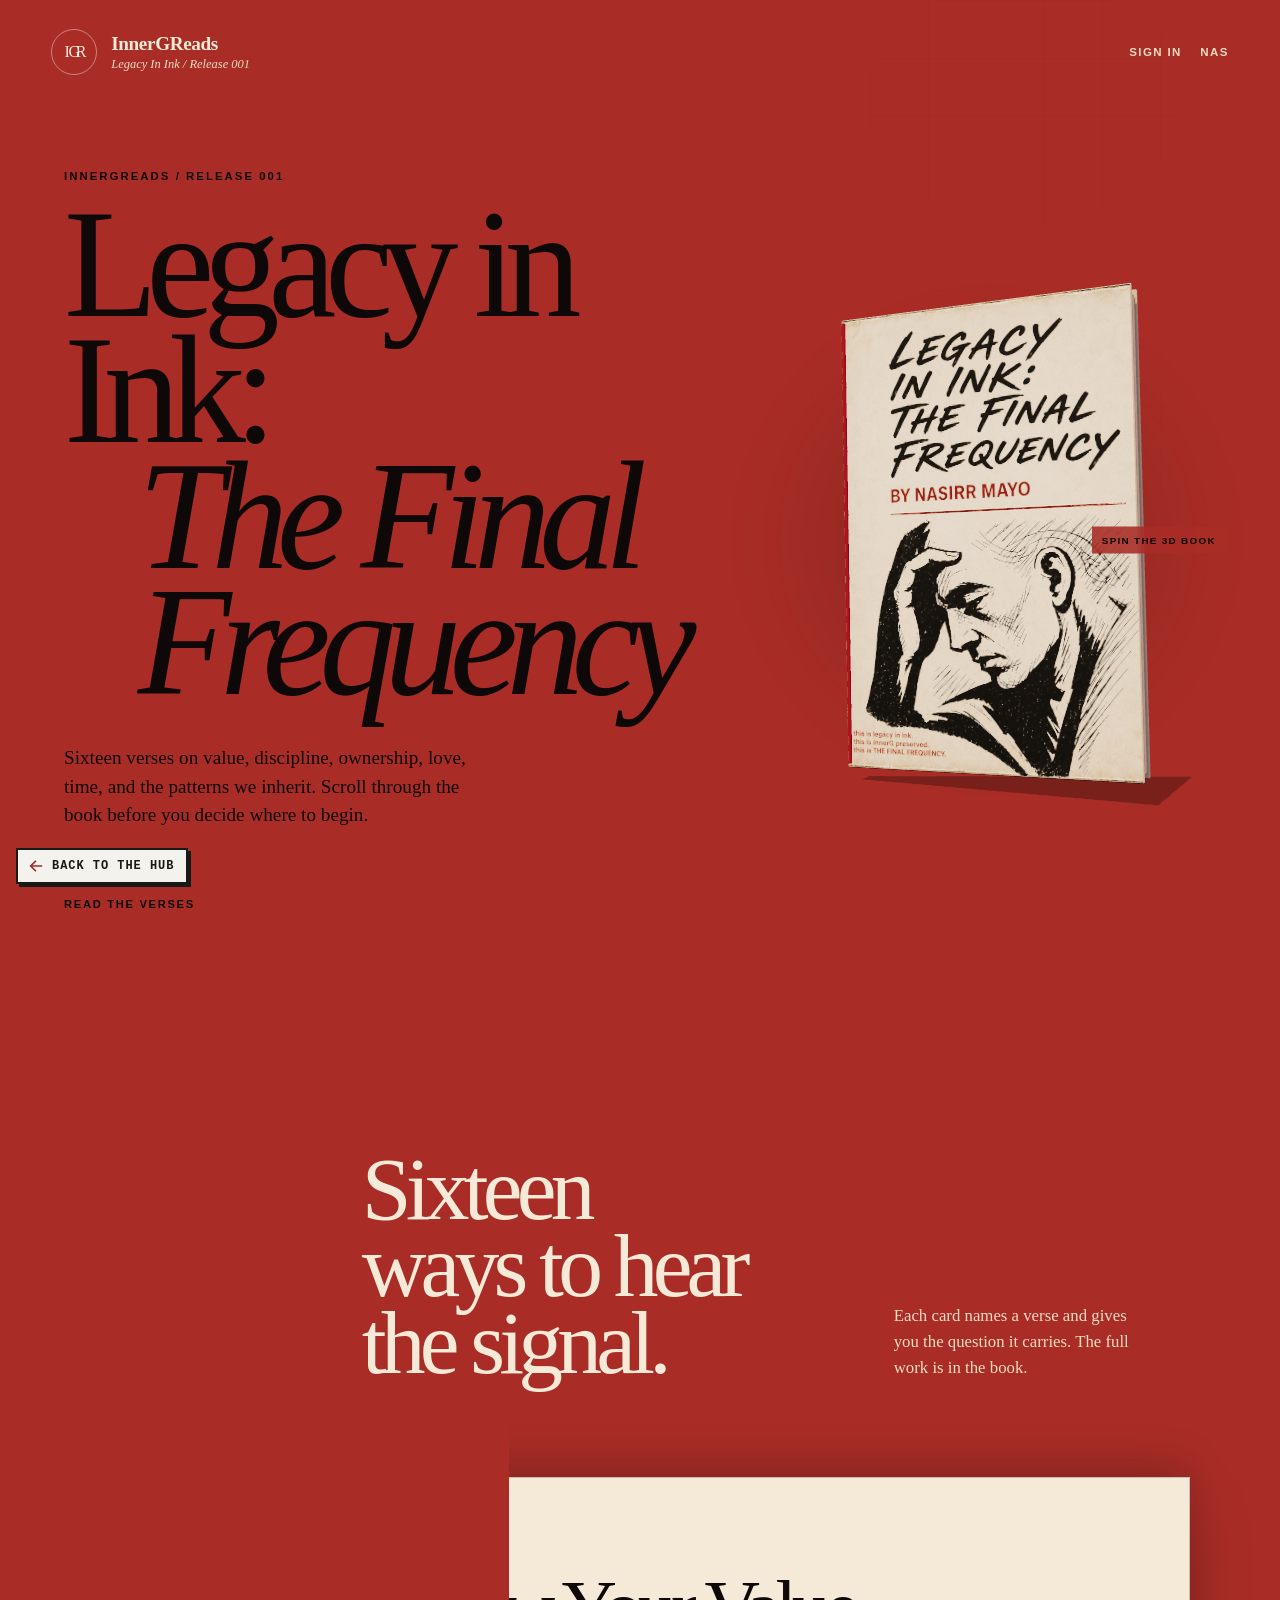
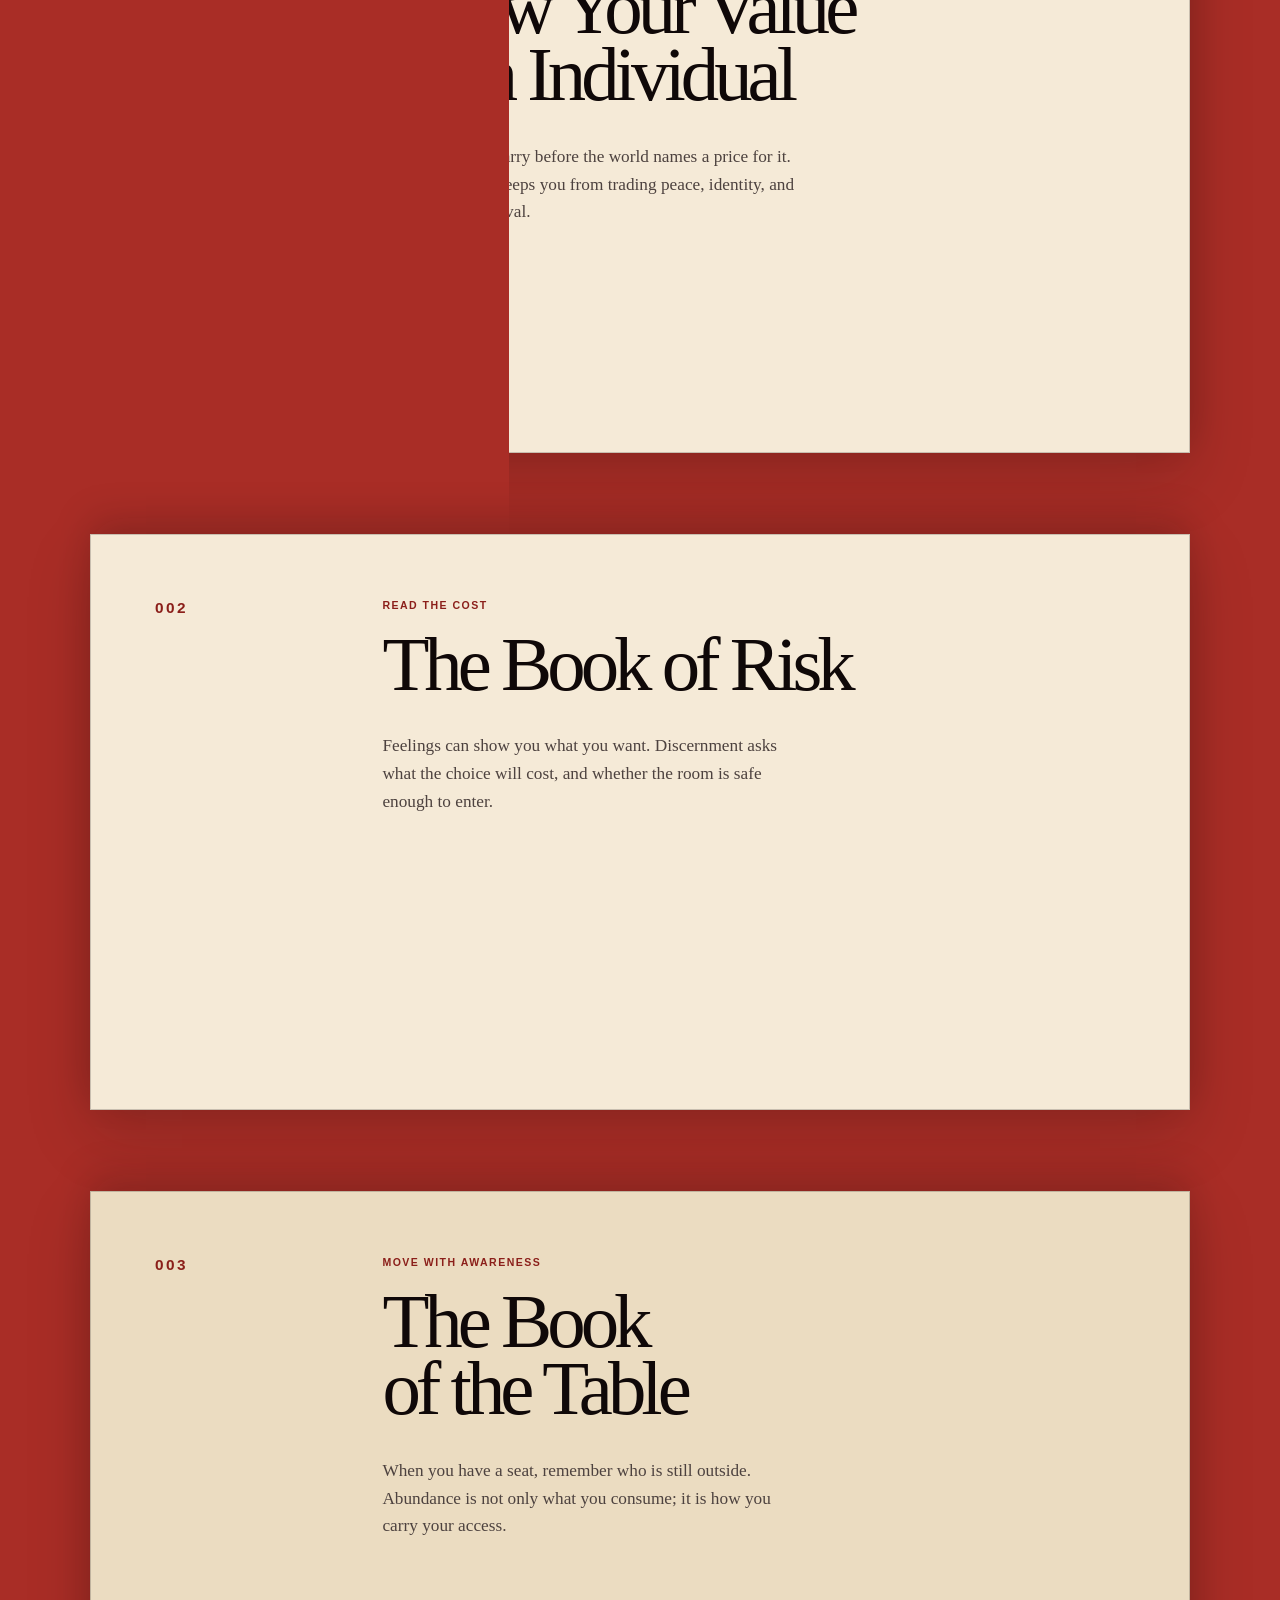
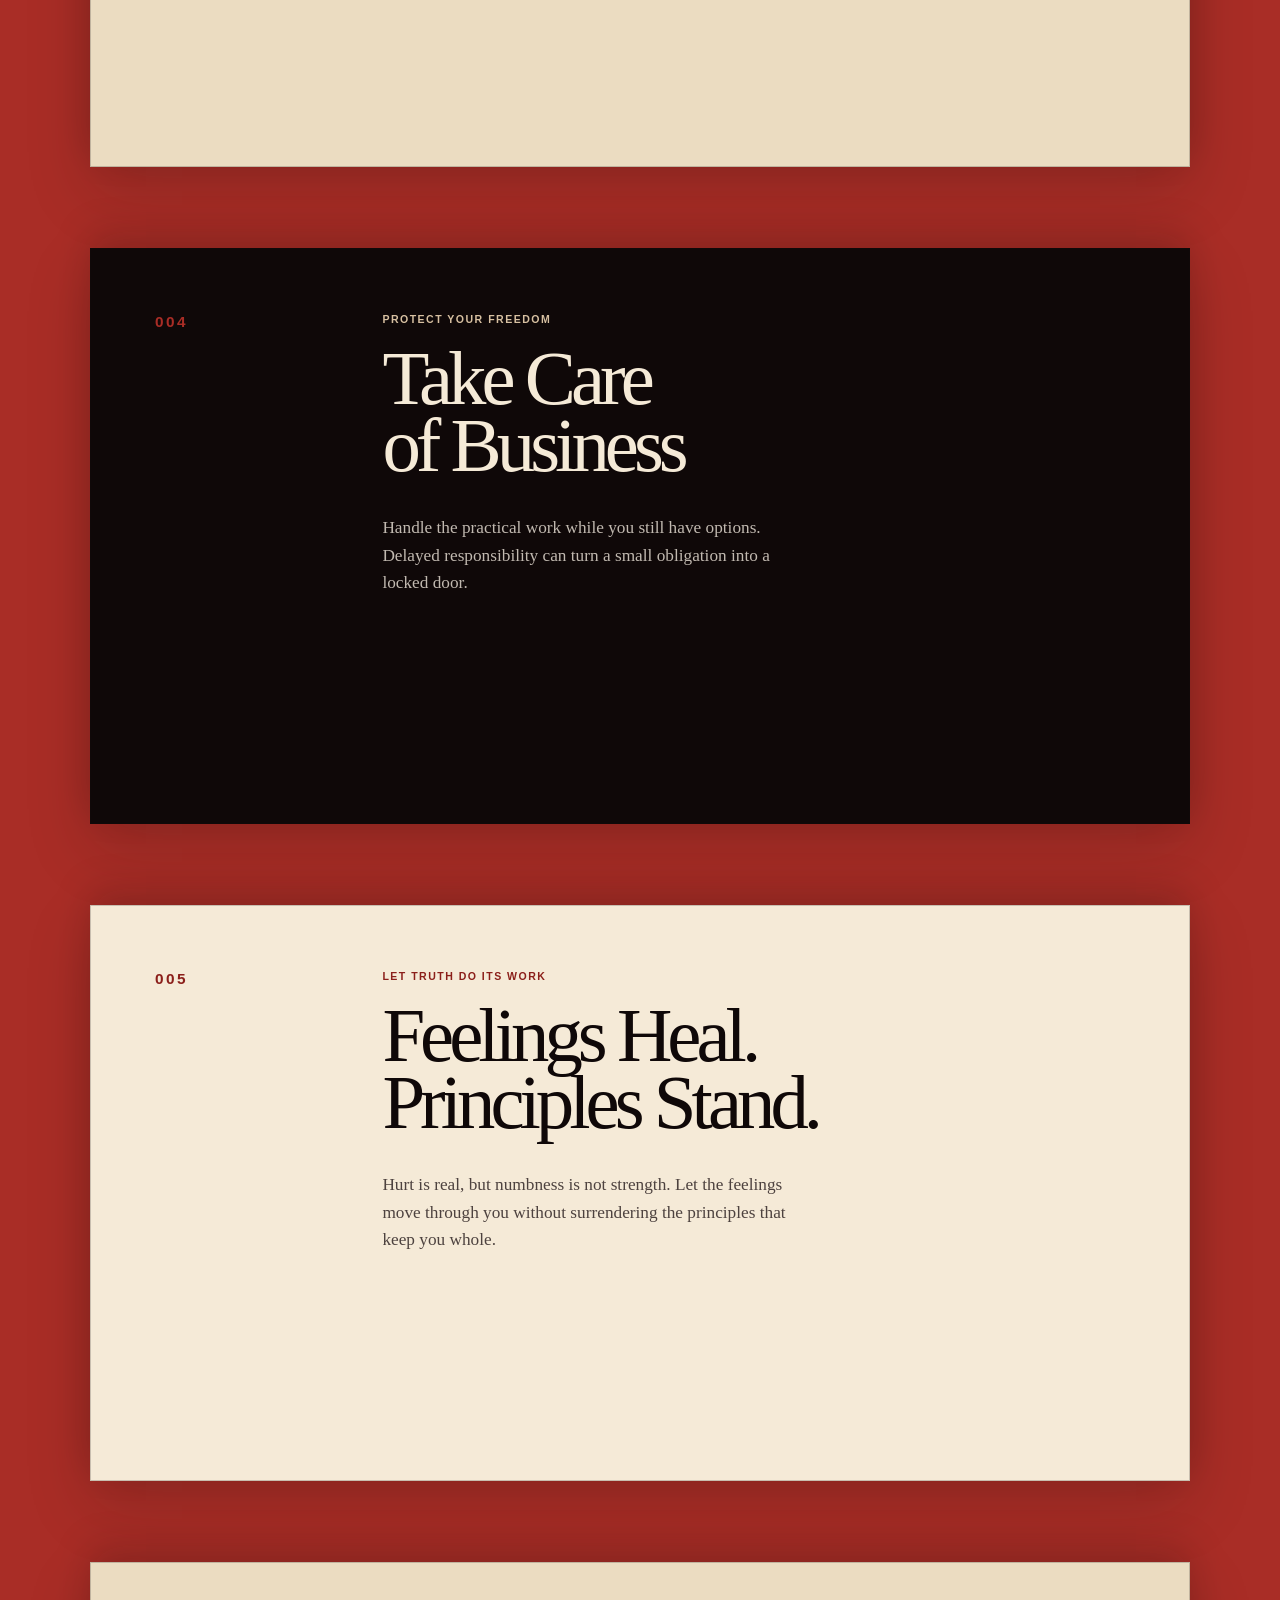
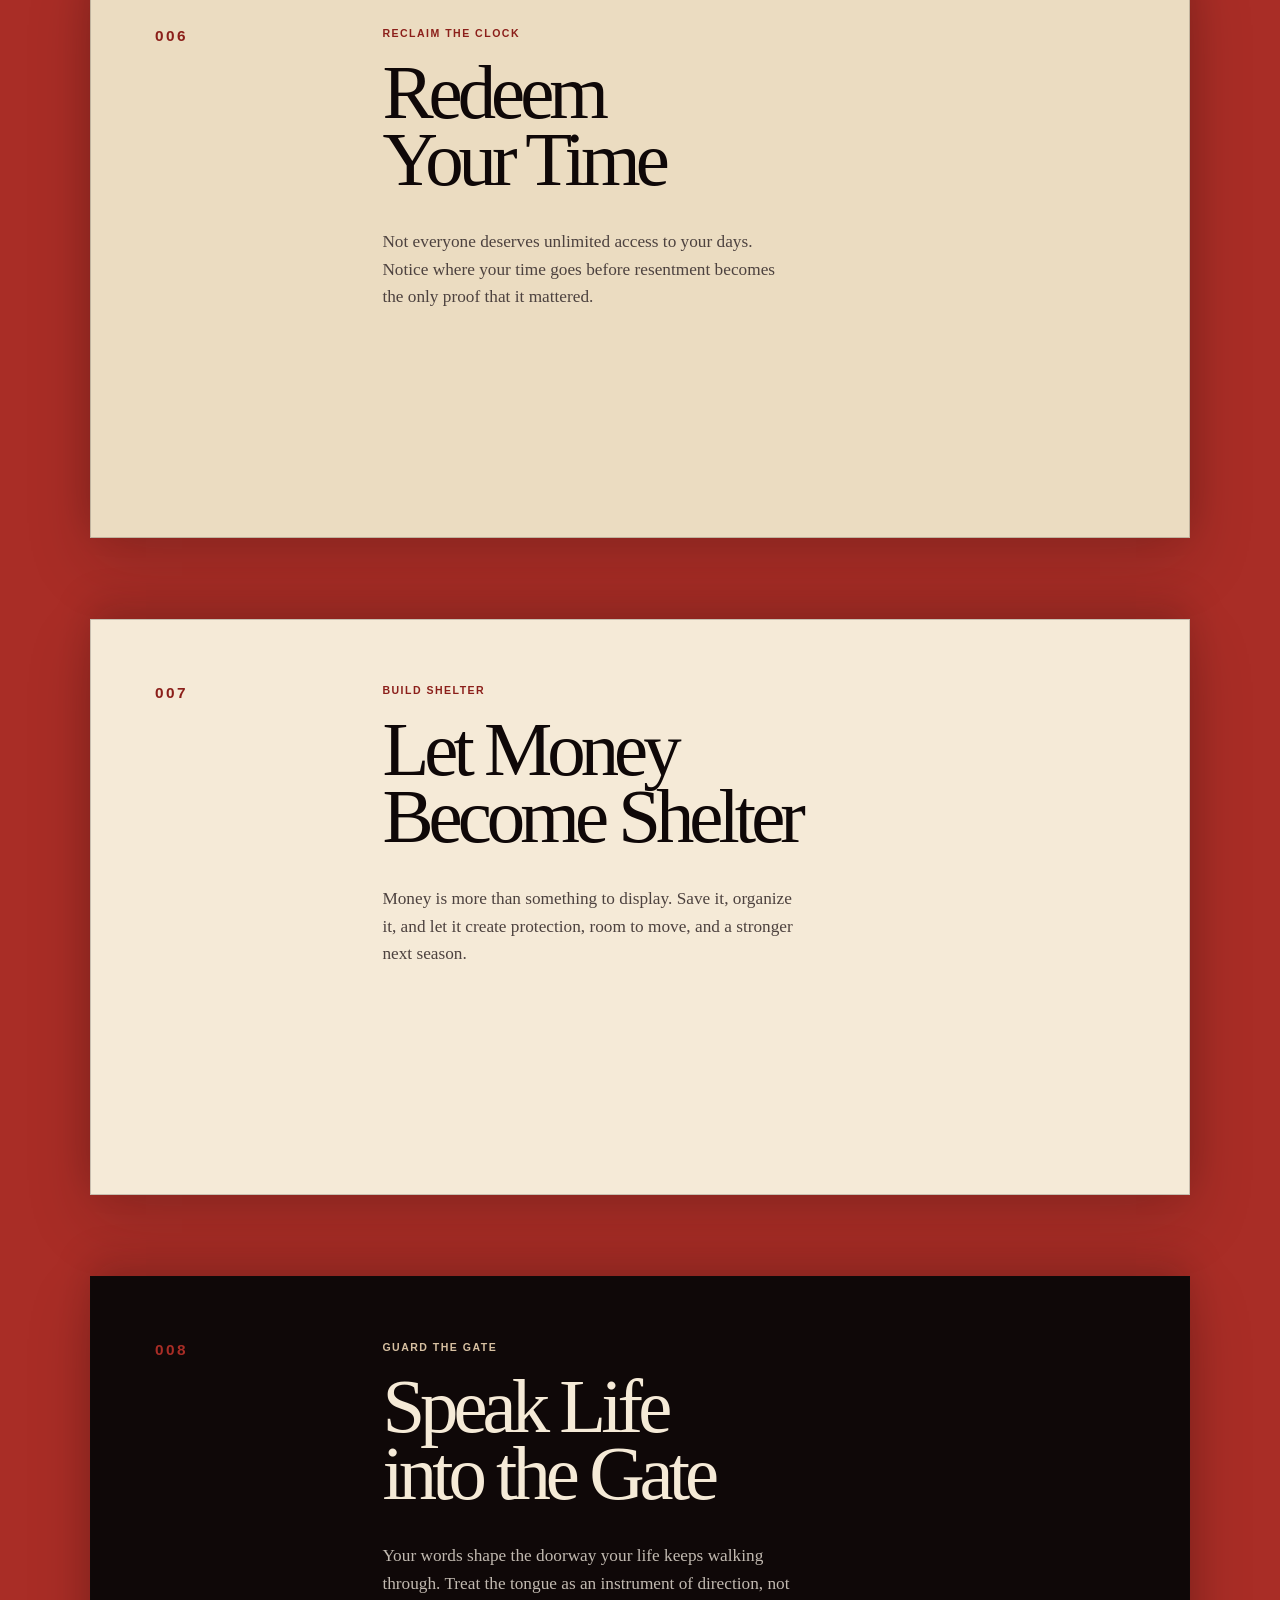
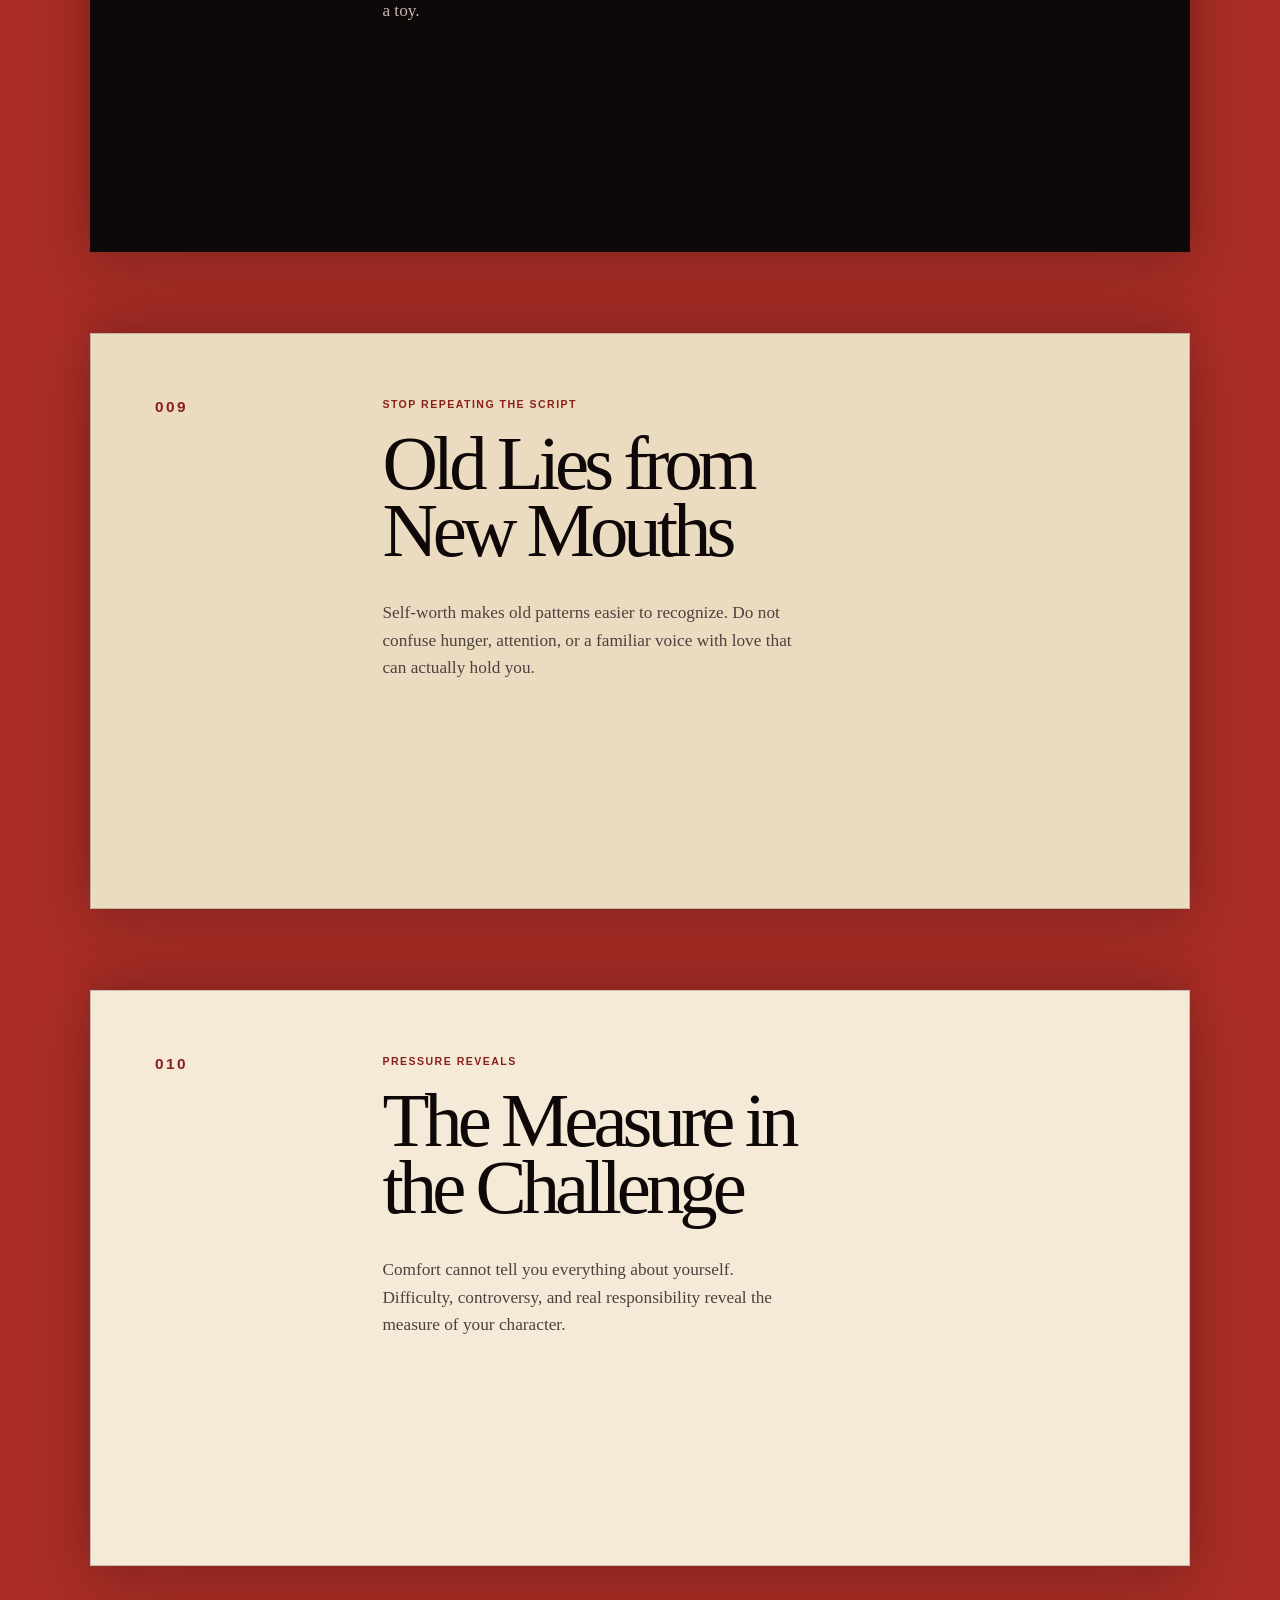
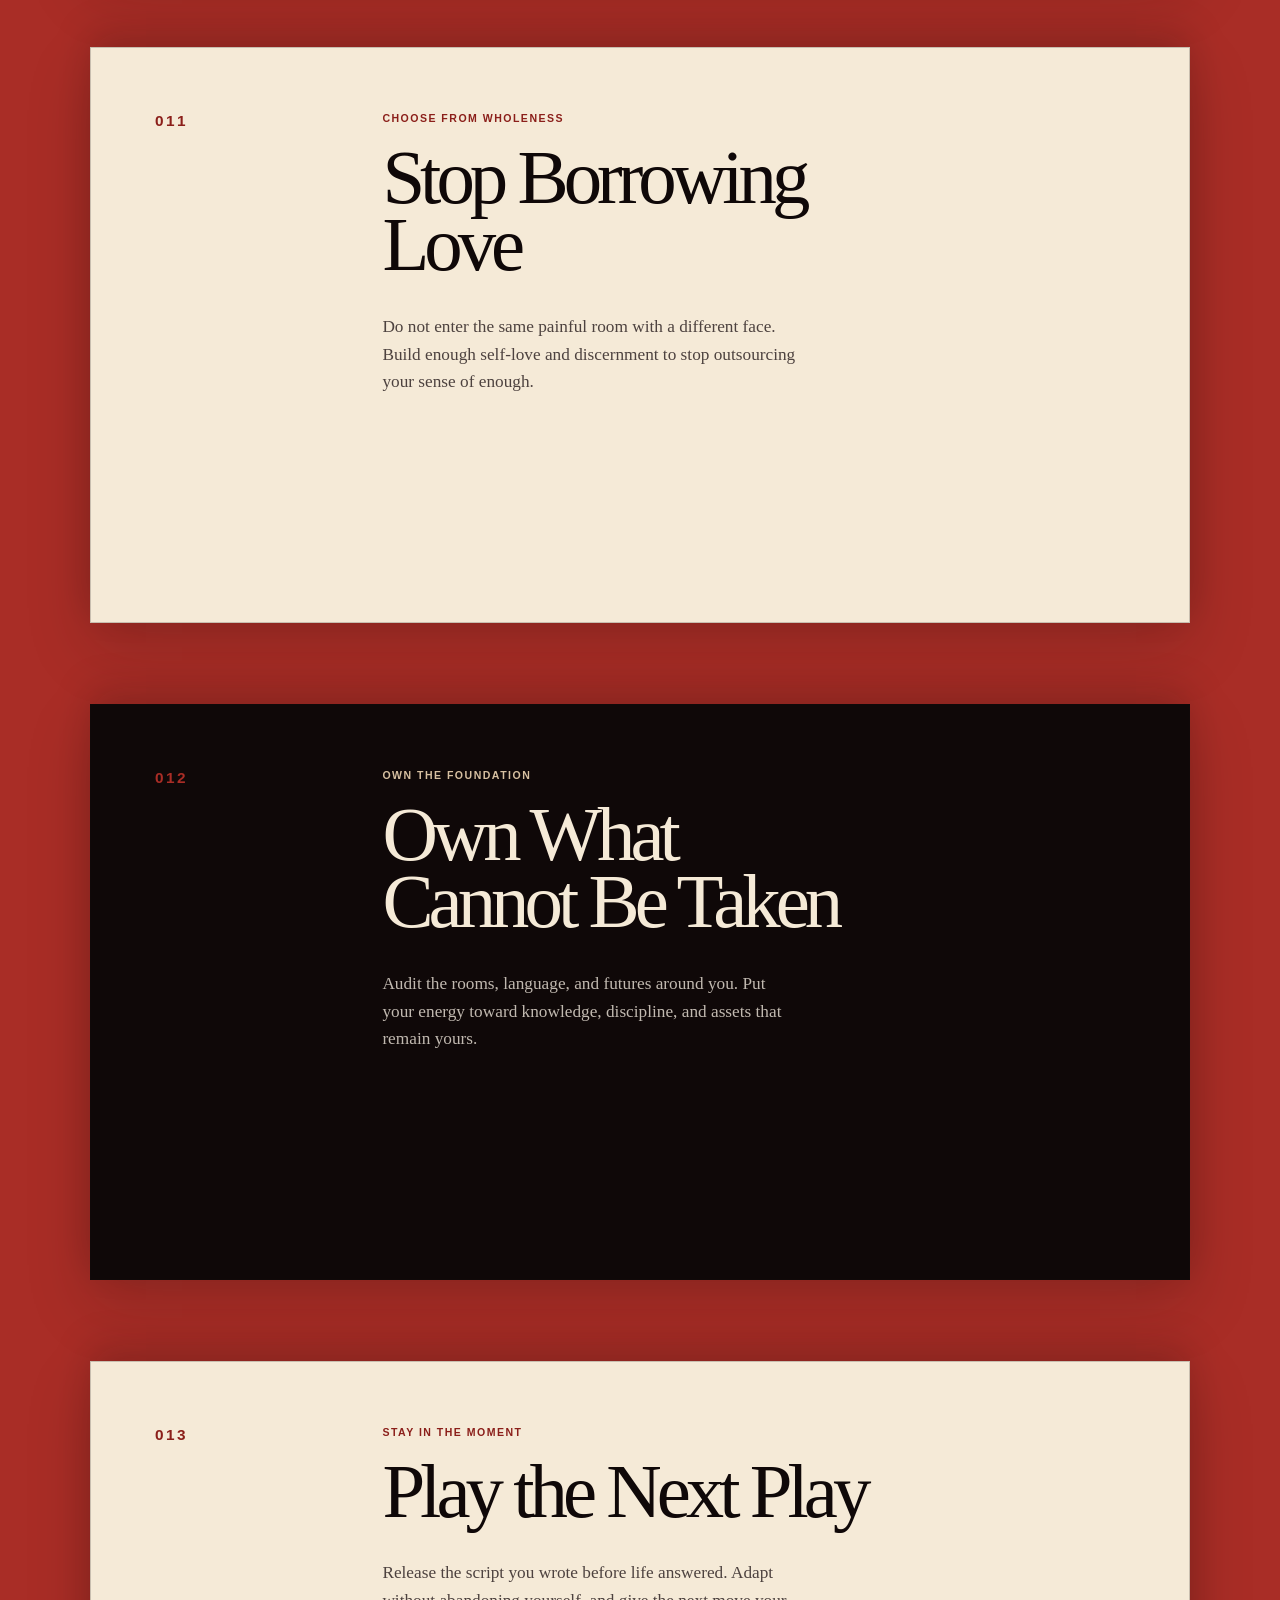
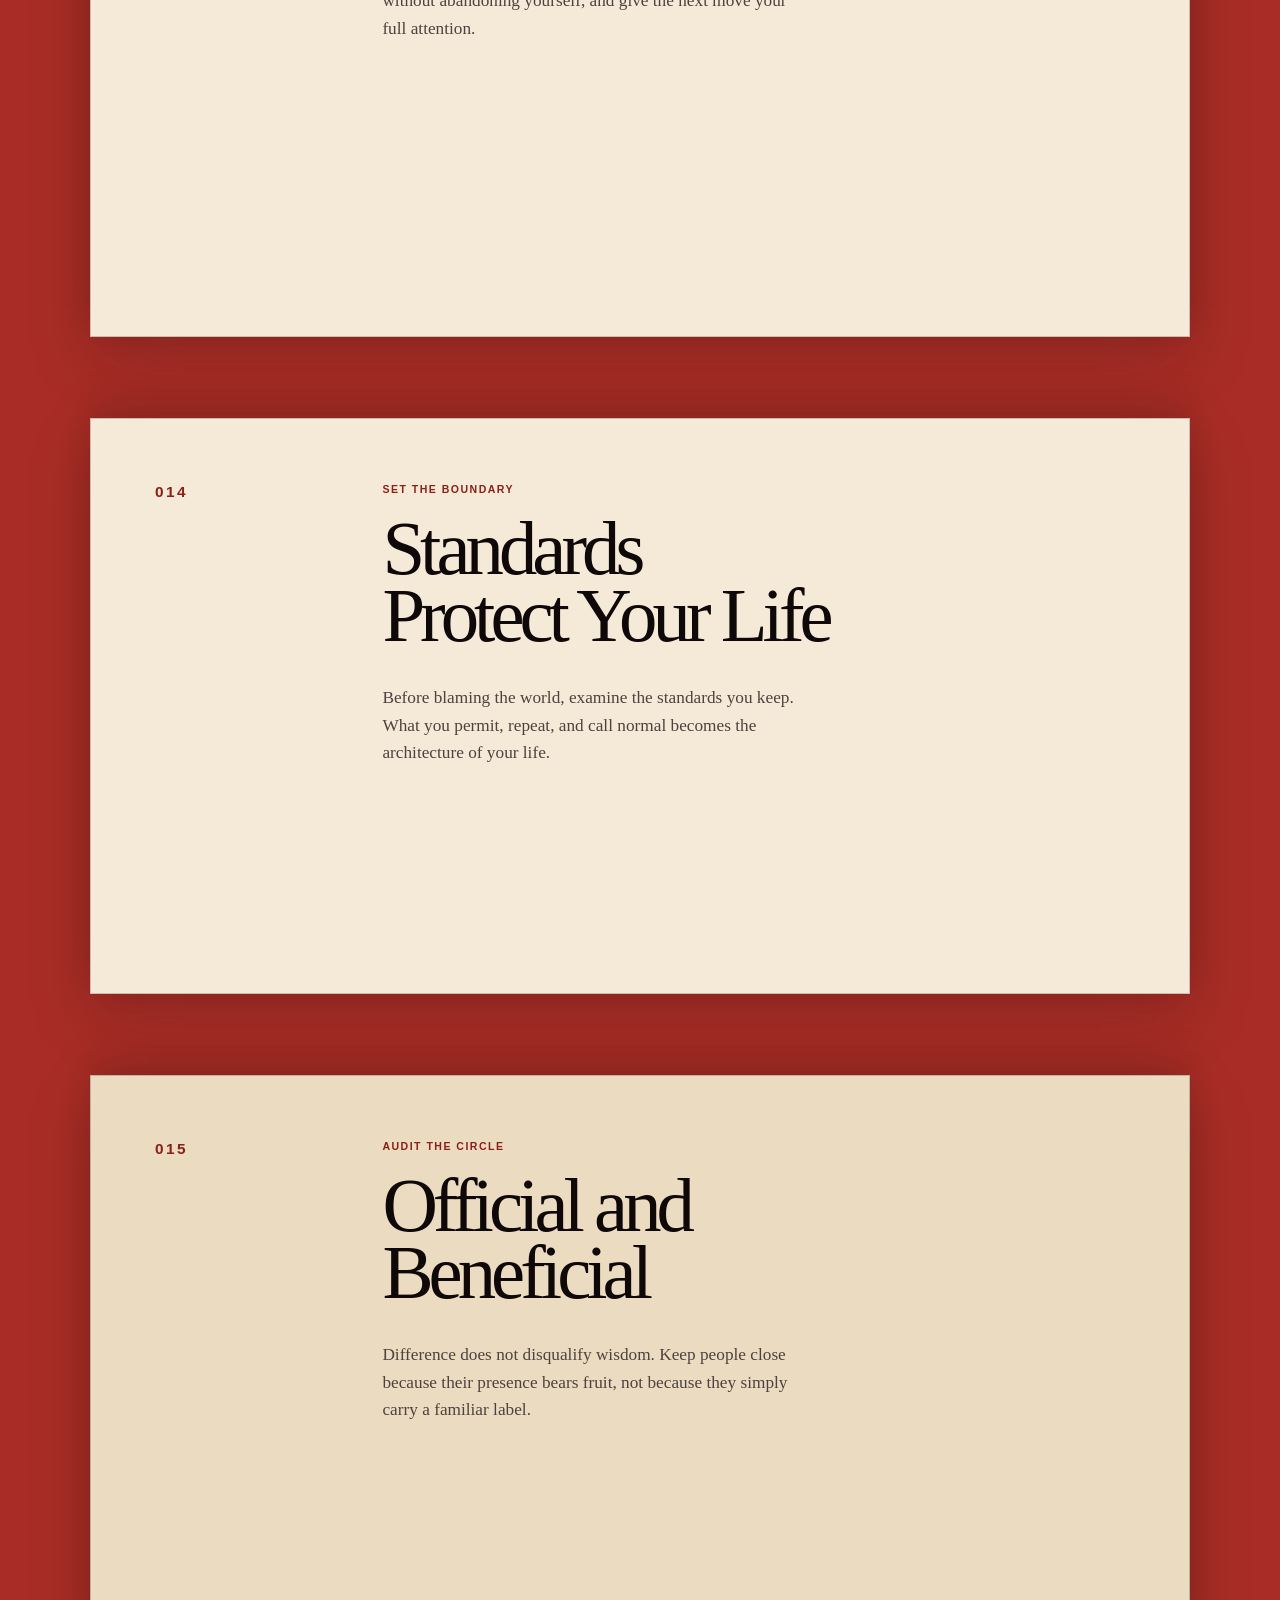
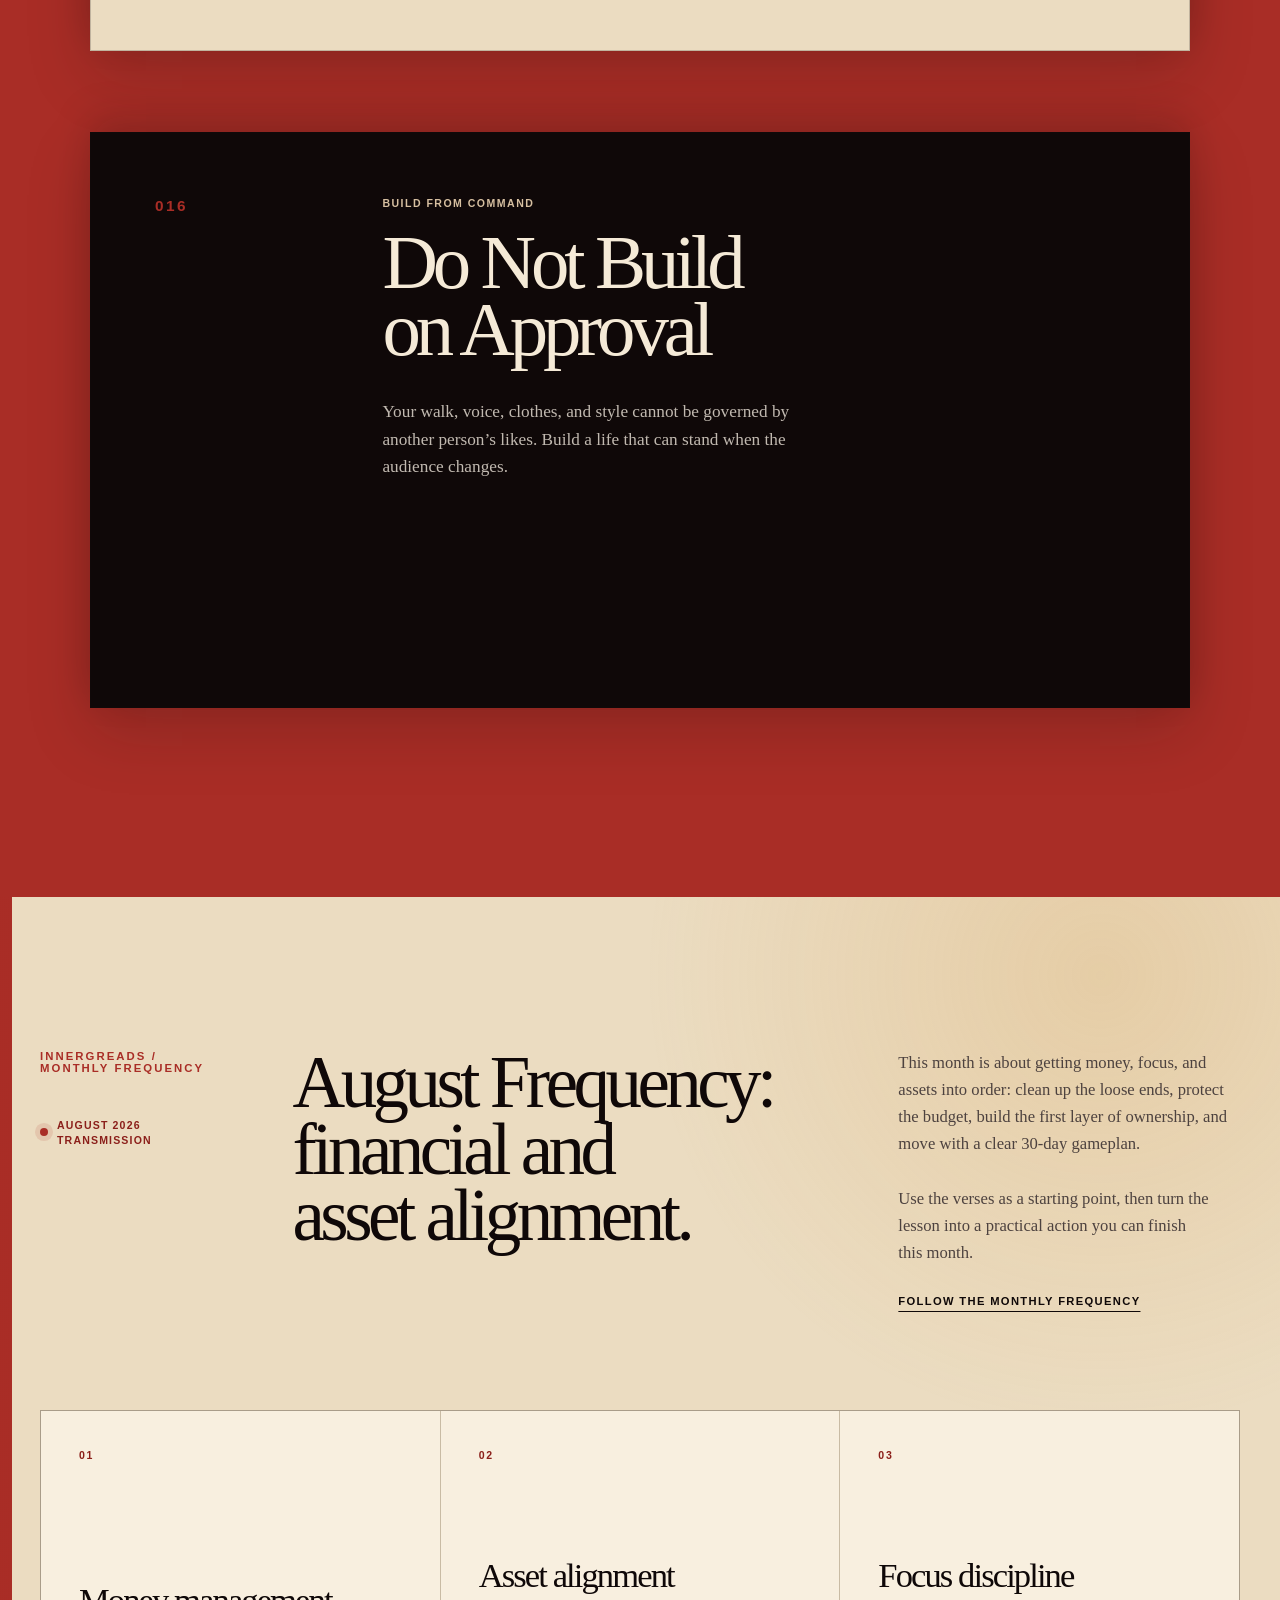
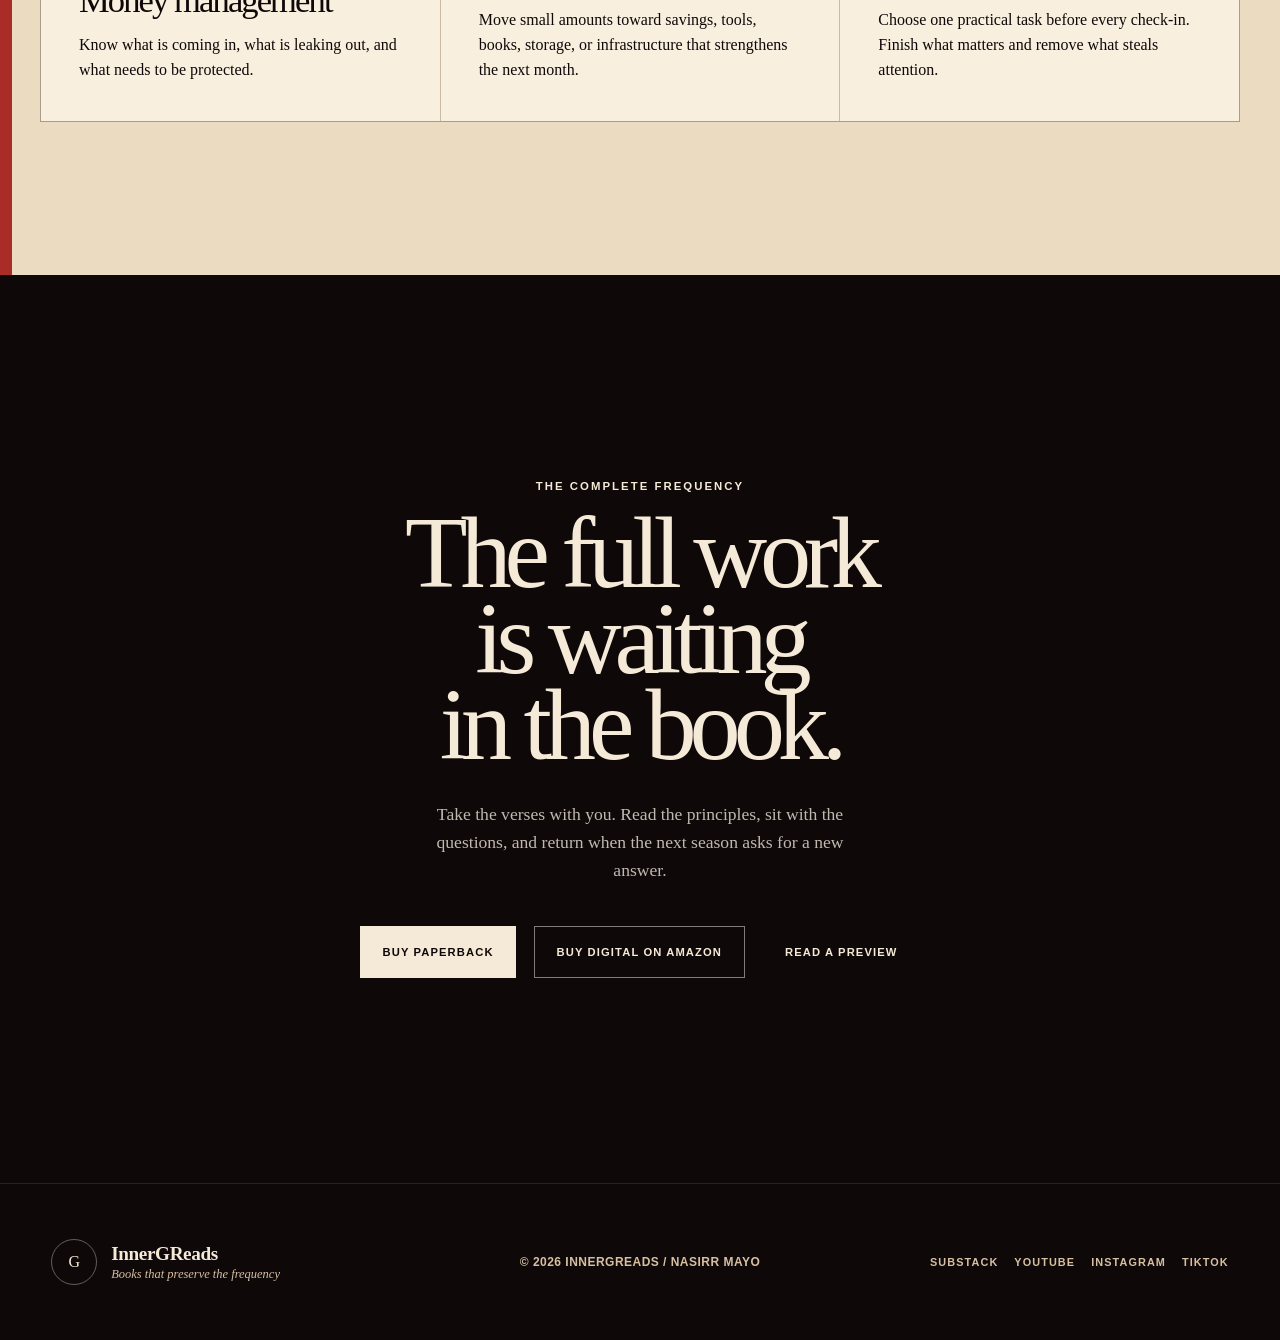
<file: index.html>
<!doctype html>
<html lang="en">
  <head>
    <meta charset="UTF-8">
    <meta name="viewport" content="width=device-width, initial-scale=1">
    <meta name="description" content="Read the sixteen verses of Legacy In Ink: The Final Frequency, then buy the first edition from Nasirr Mayo.">
    <meta name="theme-color" content="#9f2f24">
    <meta property="og:title" content="Legacy In Ink: The Final Frequency | InnerGReads">
    <meta property="og:description" content="Sixteen verses on value, discipline, ownership, love, time, and the patterns we inherit.">
    <meta property="og:type" content="website">
    <meta property="og:url" content="https://innergreads.study/">
    <meta property="og:image" content="https://innergreads.study/assets/final-frequency-cover.jpg">
    <link rel="canonical" href="https://innergreads.study/">
    <title>Legacy In Ink: The Final Frequency | InnerGReads</title>
    <link rel="stylesheet" href="./styles.css?v=spin-prompt-side-01">
    <script type="importmap">
      {
        "imports": {
          "three": "./vendor/three.module.min.js",
          "three/addons/": "./vendor/addons/"
        }
      }
    </script>
    <script src="./app.js" defer></script>
    <script type="module" src="./book-scene.js?v=book-frequency-01"></script>
  </head>
  <body class="verse-page">
    <a class="skip-link" href="#verses">Skip to the verses</a>

    <header class="site-header verse-header">
      <a class="brand" href="#top" aria-label="InnerGReads home">
        <span class="brand-mark" aria-hidden="true"><span>I</span><span>G</span><span>R</span></span>
        <span class="brand-copy">
          <strong>InnerGReads</strong>
          <em>Legacy In Ink / Release 001</em>
        </span>
      </a>

      <button class="menu-toggle" type="button" aria-expanded="false" aria-controls="site-nav">
        <span></span><span></span>
        <span class="sr-only">Open navigation</span>
      </button>

      <nav class="site-nav" id="site-nav" aria-label="Main navigation">
        <a href="account/">SIGN IN</a>
        <a href="https://innergclaw.github.io/nas-hub/">NAS</a>
      </nav>
    </header>

    <main id="main" class="verse-landing">
      <section class="verse-hero" id="top" aria-labelledby="hero-title">
        <div class="verse-hero-grid" aria-hidden="true"></div>
        <div class="verse-hero-copy">
          <p class="eyebrow reveal">InnerGReads / Release 001</p>
          <h1 id="hero-title" class="reveal">Legacy in Ink:<br><em>The Final Frequency</em></h1>
          <p class="verse-hero-lede reveal">
            Sixteen verses on value, discipline, ownership, love, time, and the patterns we inherit.
            Scroll through the book before you decide where to begin.
          </p>
        </div>
        <div class="verse-book-stage book-stage reveal is-loading" data-book-viewer>
          <div class="book-aura" aria-hidden="true"></div>
          <canvas id="book-canvas" tabindex="0" aria-label="Interactive three-dimensional model of Legacy In Ink: The Final Frequency"></canvas>
          <div class="book-loading" role="status" aria-live="polite"><span></span>Building the first edition</div>
          <div class="book-fallback">
            <img src="./assets/final-frequency-front-3d.jpg" alt="Cover of Legacy In Ink: The Final Frequency by Nasirr Mayo" width="1220" height="1850">
          </div>
          <p class="drag-note"> Spin the 3D book</p>
        </div>
        <a class="verse-hero-cue reveal" href="#verses">Read the verses</a>
      </section>

      <section class="verse-stack-section" id="verses" aria-labelledby="verses-title">
        <div class="verse-stack-intro reveal">
          <p class="eyebrow">The book, in sequence</p>
          <h2 id="verses-title">Sixteen ways to hear the signal.</h2>
          <p>Each card names a verse and gives you the question it carries. The full work is in the book.</p>
        </div>

        <div class="verse-stack" aria-label="Sixteen verse summaries">
          <article class="verse-card reveal" style="--verse-index: 0">
            <span class="verse-card-number">001</span>
            <div><p class="verse-card-kicker">Know your value</p><h3>Know Your Value as an Individual</h3><p>Learn what you carry before the world names a price for it. Self-knowledge keeps you from trading peace, identity, and purpose for approval.</p></div>
          </article>
          <article class="verse-card reveal" style="--verse-index: 1">
            <span class="verse-card-number">002</span>
            <div><p class="verse-card-kicker">Read the cost</p><h3>The Book of Risk</h3><p>Feelings can show you what you want. Discernment asks what the choice will cost, and whether the room is safe enough to enter.</p></div>
          </article>
          <article class="verse-card reveal" style="--verse-index: 2">
            <span class="verse-card-number">003</span>
            <div><p class="verse-card-kicker">Move with awareness</p><h3>The Book of the Table</h3><p>When you have a seat, remember who is still outside. Abundance is not only what you consume; it is how you carry your access.</p></div>
          </article>
          <article class="verse-card reveal" style="--verse-index: 3">
            <span class="verse-card-number">004</span>
            <div><p class="verse-card-kicker">Protect your freedom</p><h3>Take Care of Business</h3><p>Handle the practical work while you still have options. Delayed responsibility can turn a small obligation into a locked door.</p></div>
          </article>
          <article class="verse-card reveal" style="--verse-index: 4">
            <span class="verse-card-number">005</span>
            <div><p class="verse-card-kicker">Let truth do its work</p><h3>Feelings Heal. Principles Stand.</h3><p>Hurt is real, but numbness is not strength. Let the feelings move through you without surrendering the principles that keep you whole.</p></div>
          </article>
          <article class="verse-card reveal" style="--verse-index: 5">
            <span class="verse-card-number">006</span>
            <div><p class="verse-card-kicker">Reclaim the clock</p><h3>Redeem Your Time</h3><p>Not everyone deserves unlimited access to your days. Notice where your time goes before resentment becomes the only proof that it mattered.</p></div>
          </article>
          <article class="verse-card reveal" style="--verse-index: 6">
            <span class="verse-card-number">007</span>
            <div><p class="verse-card-kicker">Build shelter</p><h3>Let Money Become Shelter</h3><p>Money is more than something to display. Save it, organize it, and let it create protection, room to move, and a stronger next season.</p></div>
          </article>
          <article class="verse-card reveal" style="--verse-index: 7">
            <span class="verse-card-number">008</span>
            <div><p class="verse-card-kicker">Guard the gate</p><h3>Speak Life into the Gate</h3><p>Your words shape the doorway your life keeps walking through. Treat the tongue as an instrument of direction, not a toy.</p></div>
          </article>
          <article class="verse-card reveal" style="--verse-index: 8">
            <span class="verse-card-number">009</span>
            <div><p class="verse-card-kicker">Stop repeating the script</p><h3>Old Lies from New Mouths</h3><p>Self-worth makes old patterns easier to recognize. Do not confuse hunger, attention, or a familiar voice with love that can actually hold you.</p></div>
          </article>
          <article class="verse-card reveal" style="--verse-index: 9">
            <span class="verse-card-number">010</span>
            <div><p class="verse-card-kicker">Pressure reveals</p><h3>The Measure in the Challenge</h3><p>Comfort cannot tell you everything about yourself. Difficulty, controversy, and real responsibility reveal the measure of your character.</p></div>
          </article>
          <article class="verse-card reveal" style="--verse-index: 10">
            <span class="verse-card-number">011</span>
            <div><p class="verse-card-kicker">Choose from wholeness</p><h3>Stop Borrowing Love</h3><p>Do not enter the same painful room with a different face. Build enough self-love and discernment to stop outsourcing your sense of enough.</p></div>
          </article>
          <article class="verse-card reveal" style="--verse-index: 11">
            <span class="verse-card-number">012</span>
            <div><p class="verse-card-kicker">Own the foundation</p><h3>Own What Cannot Be Taken</h3><p>Audit the rooms, language, and futures around you. Put your energy toward knowledge, discipline, and assets that remain yours.</p></div>
          </article>
          <article class="verse-card reveal" style="--verse-index: 12">
            <span class="verse-card-number">013</span>
            <div><p class="verse-card-kicker">Stay in the moment</p><h3>Play the Next Play</h3><p>Release the script you wrote before life answered. Adapt without abandoning yourself, and give the next move your full attention.</p></div>
          </article>
          <article class="verse-card reveal" style="--verse-index: 13">
            <span class="verse-card-number">014</span>
            <div><p class="verse-card-kicker">Set the boundary</p><h3>Standards Protect Your Life</h3><p>Before blaming the world, examine the standards you keep. What you permit, repeat, and call normal becomes the architecture of your life.</p></div>
          </article>
          <article class="verse-card reveal" style="--verse-index: 14">
            <span class="verse-card-number">015</span>
            <div><p class="verse-card-kicker">Audit the circle</p><h3>Official and Beneficial</h3><p>Difference does not disqualify wisdom. Keep people close because their presence bears fruit, not because they simply carry a familiar label.</p></div>
          </article>
          <article class="verse-card reveal" style="--verse-index: 15">
            <span class="verse-card-number">016</span>
            <div><p class="verse-card-kicker">Build from command</p><h3>Do Not Build on Approval</h3><p>Your walk, voice, clothes, and style cannot be governed by another person’s likes. Build a life that can stand when the audience changes.</p></div>
          </article>
        </div>
      </section>

      <section class="monthly-frequency-section verse-frequency" id="frequency" aria-labelledby="frequency-title">
        <div class="next-frequency-heading reveal">
          <div>
            <p class="eyebrow">InnerGReads / Monthly Frequency</p>
            <p class="frequency-status"><span aria-hidden="true"></span> August 2026 transmission</p>
          </div>
          <h2 id="frequency-title">August Frequency: financial and asset alignment.</h2>
          <div class="next-frequency-copy">
            <p>This month is about getting money, focus, and assets into order: clean up the loose ends, protect the budget, build the first layer of ownership, and move with a clear 30-day gameplan.</p>
            <p>Use the verses as a starting point, then turn the lesson into a practical action you can finish this month.</p>
            <a class="frequency-link" href="https://open.substack.com/pub/innergintelligence" target="_blank" rel="noreferrer">Follow the monthly frequency</a>
          </div>
        </div>
        <div class="monthly-frequency-grid reveal" aria-label="August Frequency action plan">
          <article class="monthly-frequency-card"><span>01</span><h3>Money management</h3><p>Know what is coming in, what is leaking out, and what needs to be protected.</p></article>
          <article class="monthly-frequency-card"><span>02</span><h3>Asset alignment</h3><p>Move small amounts toward savings, tools, books, storage, or infrastructure that strengthens the next month.</p></article>
          <article class="monthly-frequency-card"><span>03</span><h3>Focus discipline</h3><p>Choose one practical task before every check-in. Finish what matters and remove what steals attention.</p></article>
        </div>
      </section>

      <section class="verse-buy" id="buy" aria-labelledby="buy-title">
        <div class="verse-buy-inner reveal">
          <p class="eyebrow">The complete frequency</p>
          <h2 id="buy-title">The full work is waiting in the book.</h2>
          <p>Take the verses with you. Read the principles, sit with the questions, and return when the next season asks for a new answer.</p>
          <div class="verse-buy-actions" aria-label="Purchase options">
            <a class="button verse-button-light" href="https://buy.stripe.com/14A4gBesDcSB3T0gOvao81o" target="_blank" rel="noreferrer">BUY PAPERBACK</a>
            <a class="button verse-button-outline" href="https://www.amazon.com/dp/B0HC2WTW1G" target="_blank" rel="noreferrer">BUY DIGITAL ON AMAZON</a>
            <a class="verse-preview-link" href="https://innergclaw.github.io/legacy-in-ink-final-frequency/" target="_blank" rel="noreferrer">Read a preview</a>
          </div>
        </div>
      </section>
    </main>

    <footer class="site-footer verse-footer">
      <a class="brand brand-footer" href="#top">
        <span class="brand-mark" aria-hidden="true"><span>I</span><span>G</span><span>R</span></span>
        <span class="brand-copy"><strong>InnerGReads</strong><em>Books that preserve the frequency</em></span>
      </a>
      <p>© <span id="year">2026</span> InnerGReads / Nasirr Mayo</p>
      <nav class="verse-social-links" aria-label="InnerG social links">
        <a href="https://open.substack.com/pub/innergintelligence" target="_blank" rel="noreferrer">Substack</a>
        <a href="https://www.youtube.com/@innergintel" target="_blank" rel="noreferrer">YouTube</a>
        <a href="https://www.instagram.com/innergintel" target="_blank" rel="noreferrer">Instagram</a>
        <a href="https://www.tiktok.com/@innergintel" target="_blank" rel="noreferrer">TikTok</a>
      </nav>
    </footer>
  <script src="hub-nav.js" defer data-bg="#F3F2EC" data-ink="#171A16" data-accent="#171A16" data-accent-ink="#F3F2EC" data-icon="#9E2B25"></script>
</body>
</html>
</file>
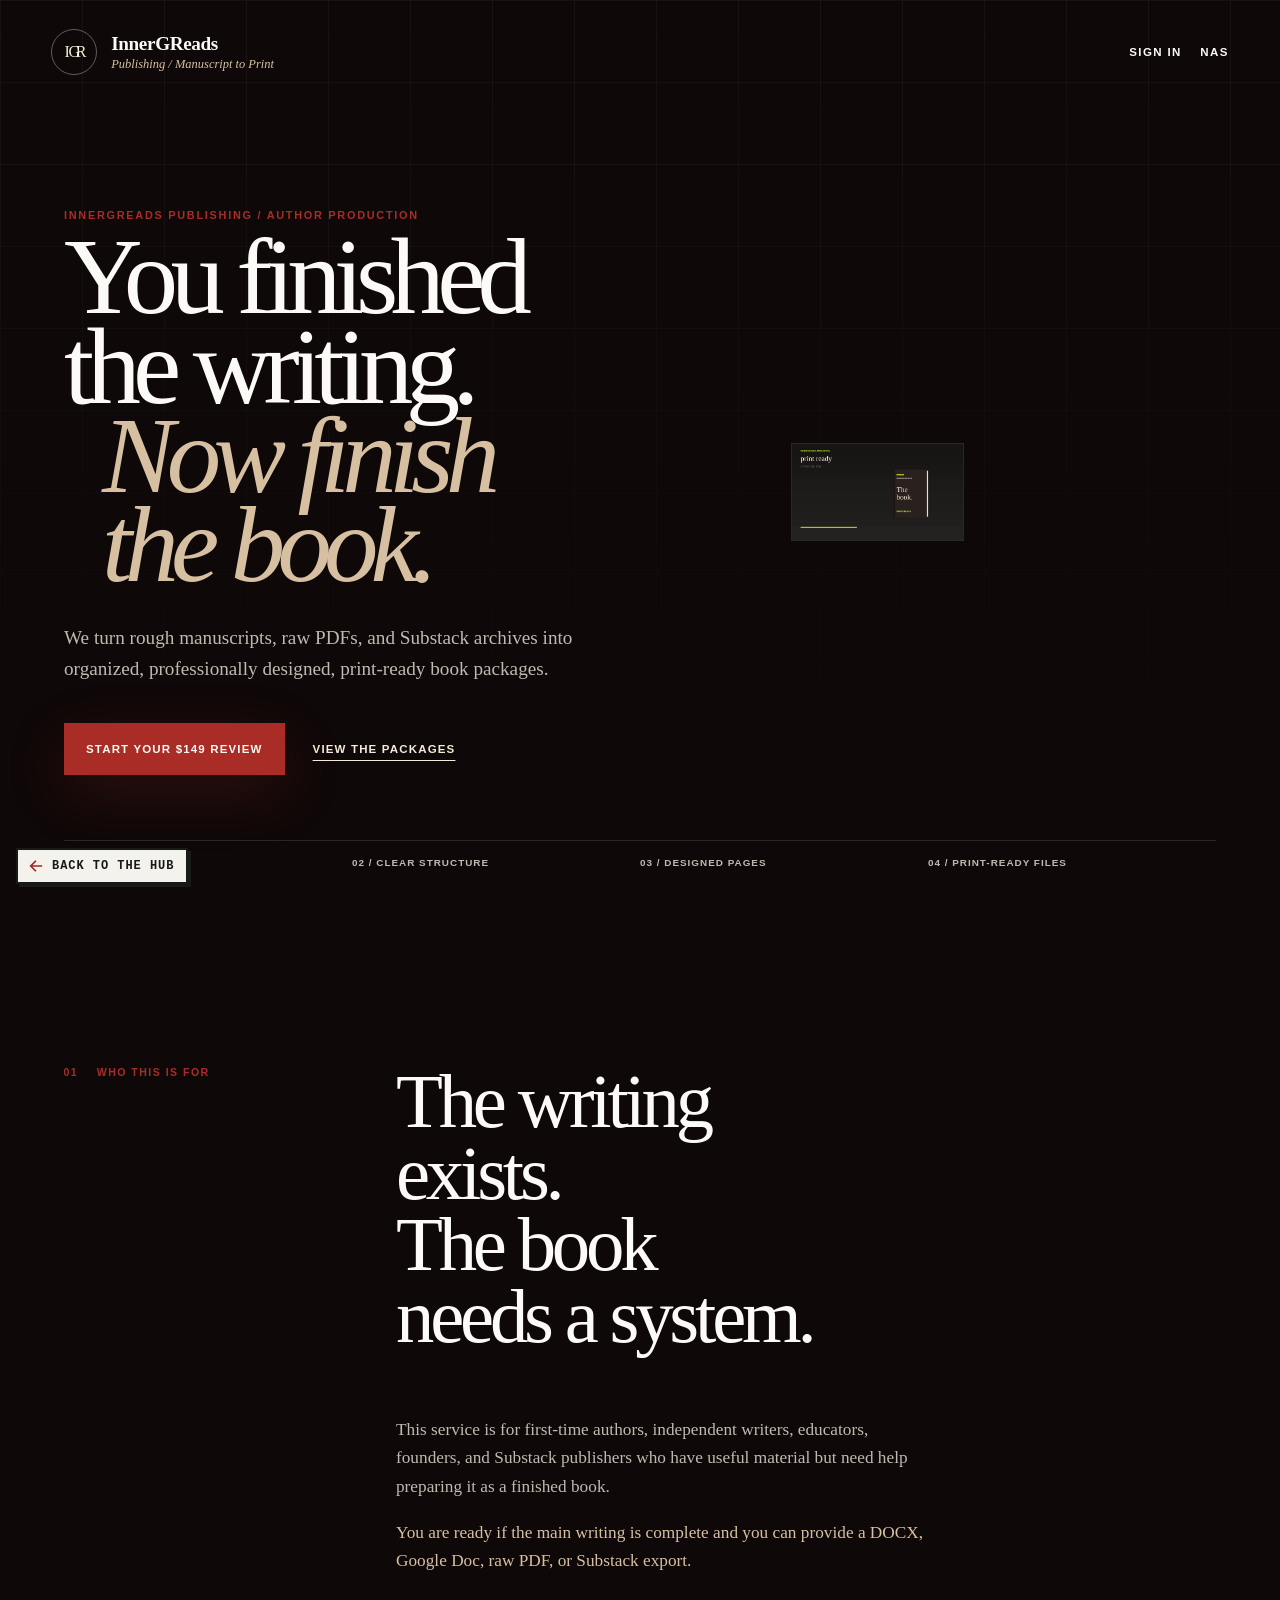
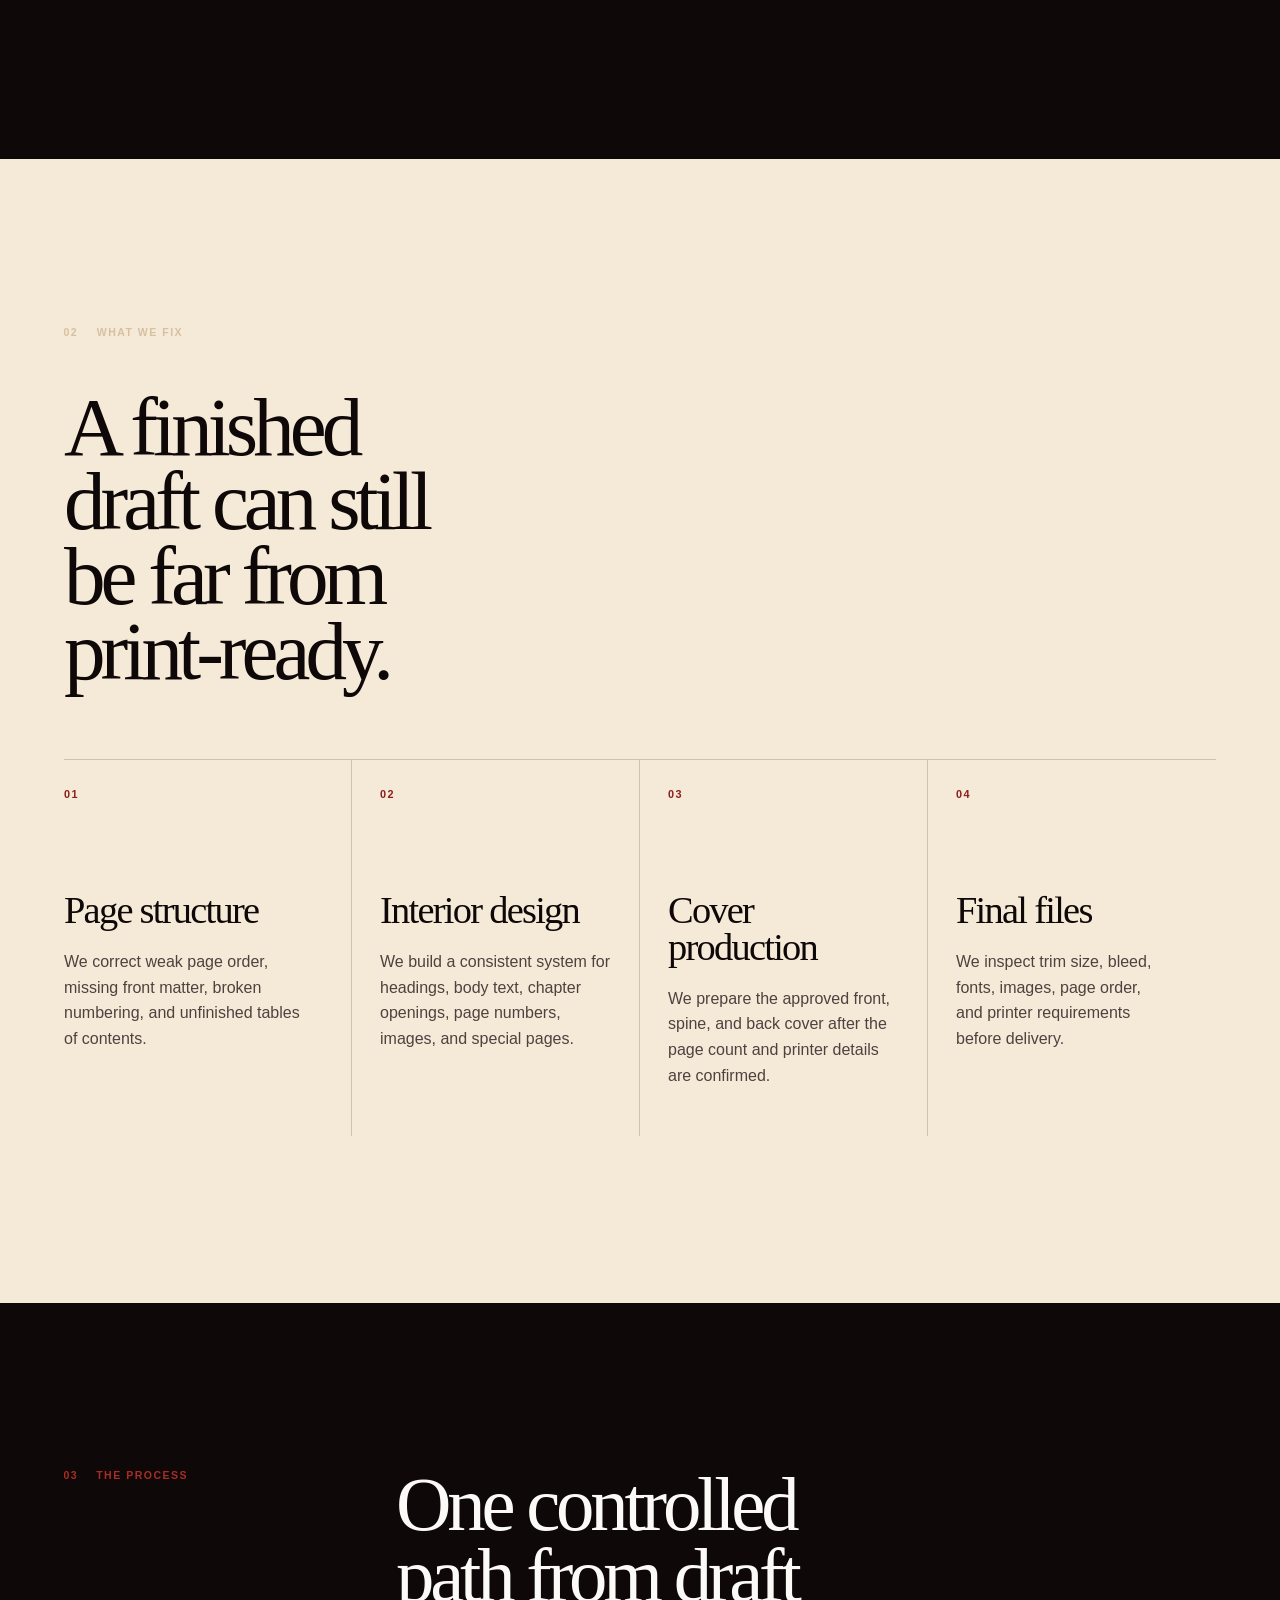
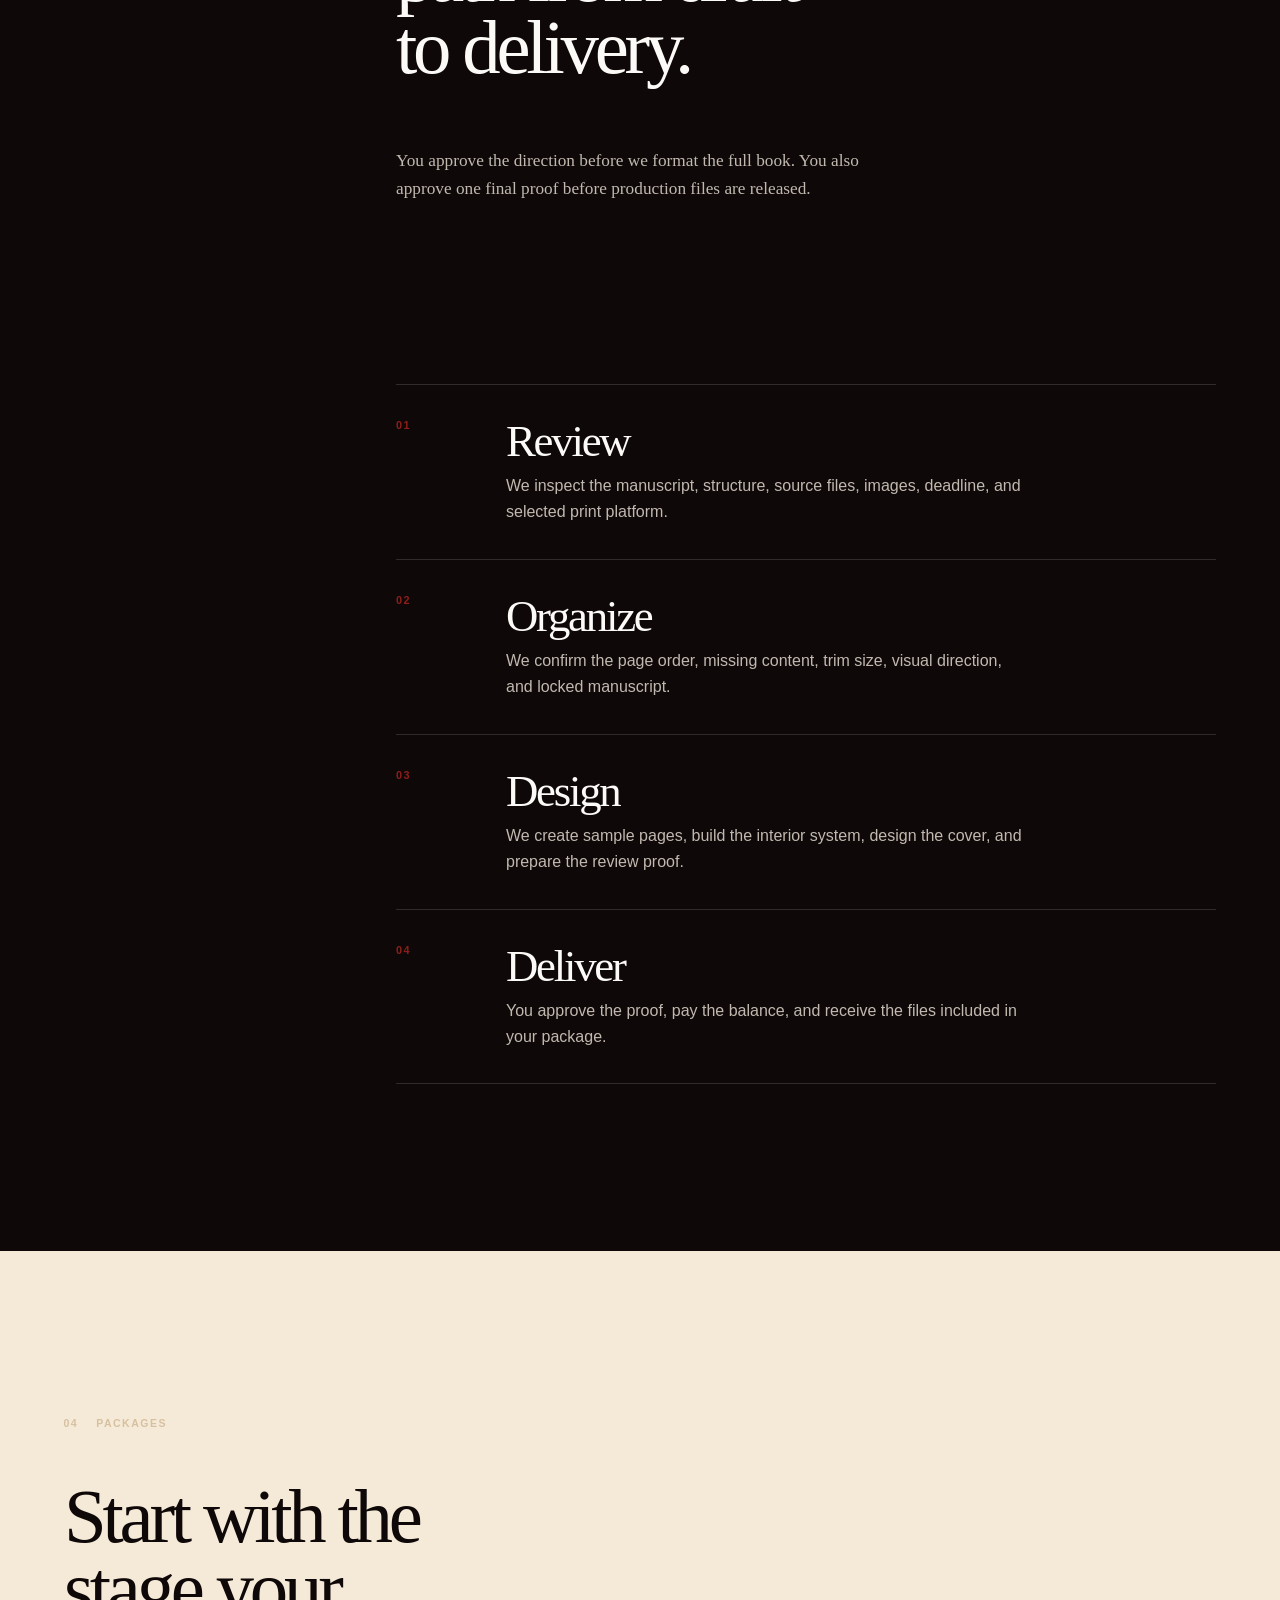
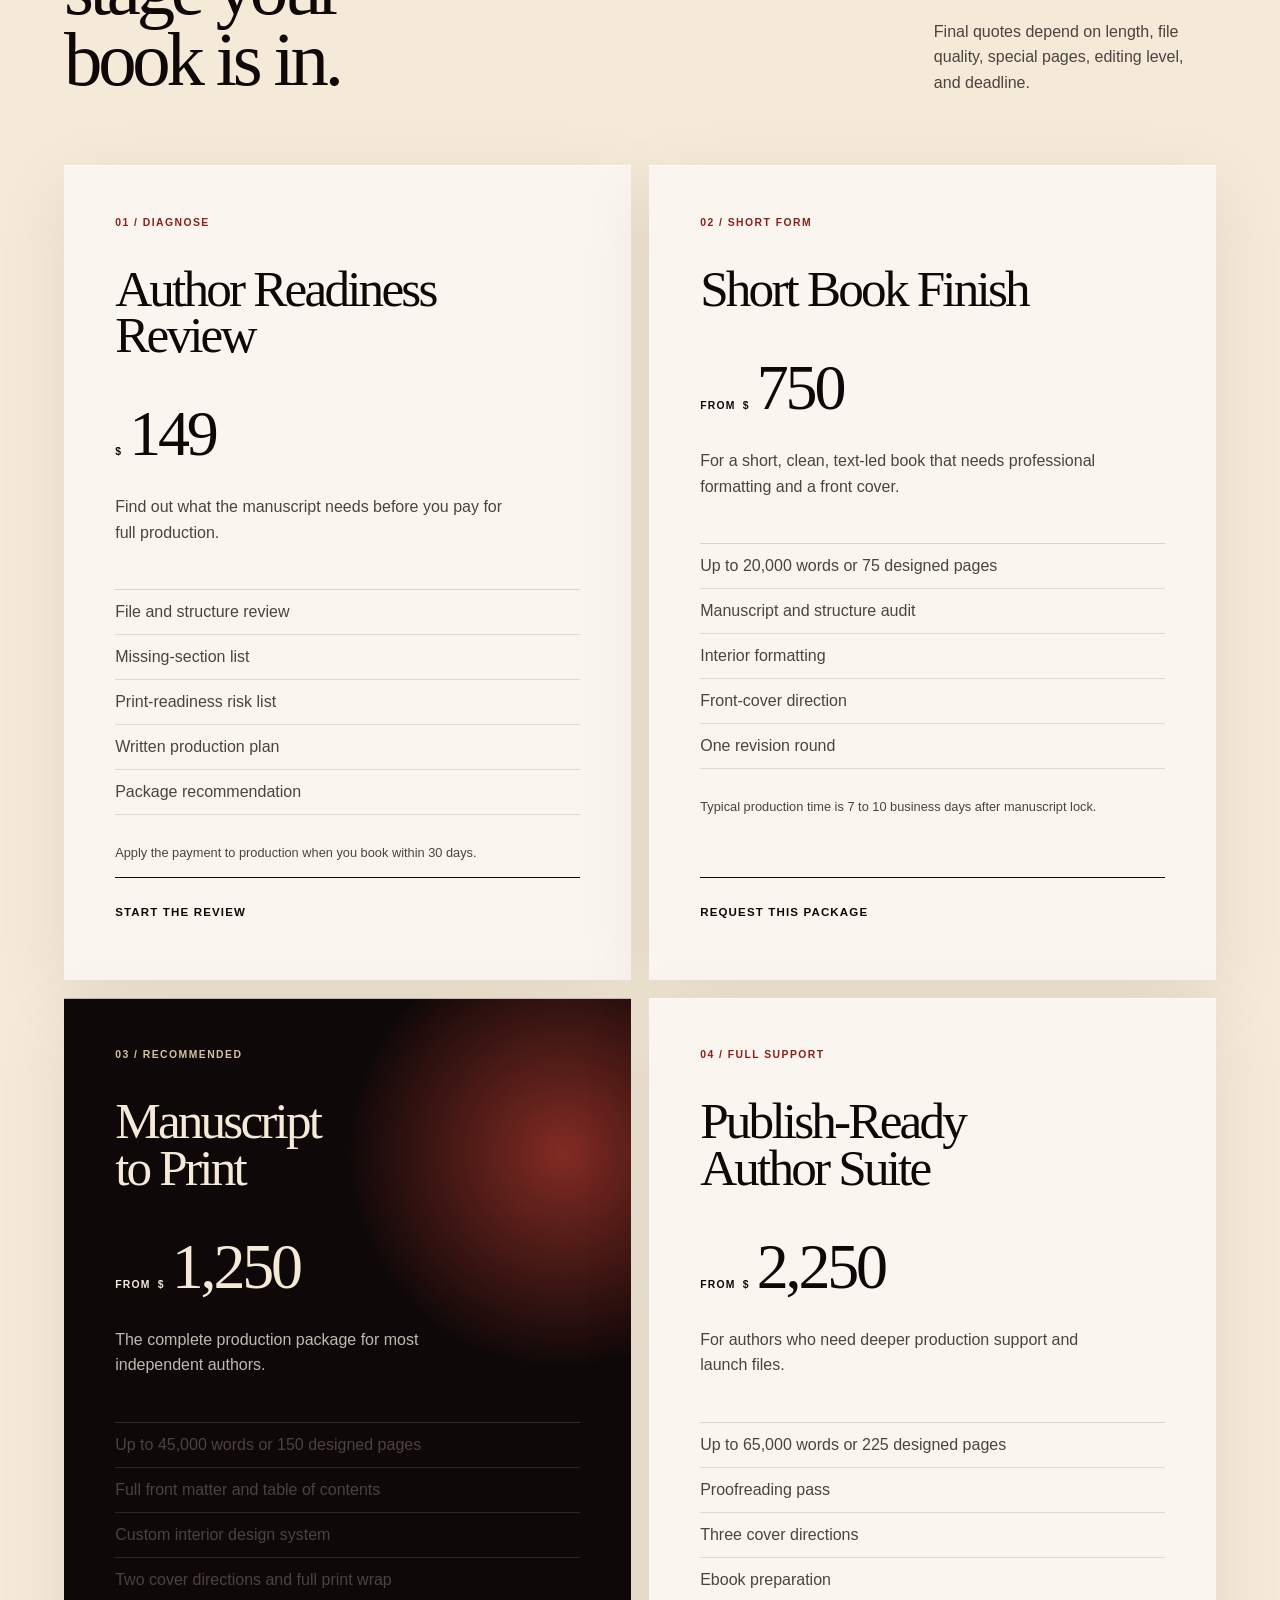
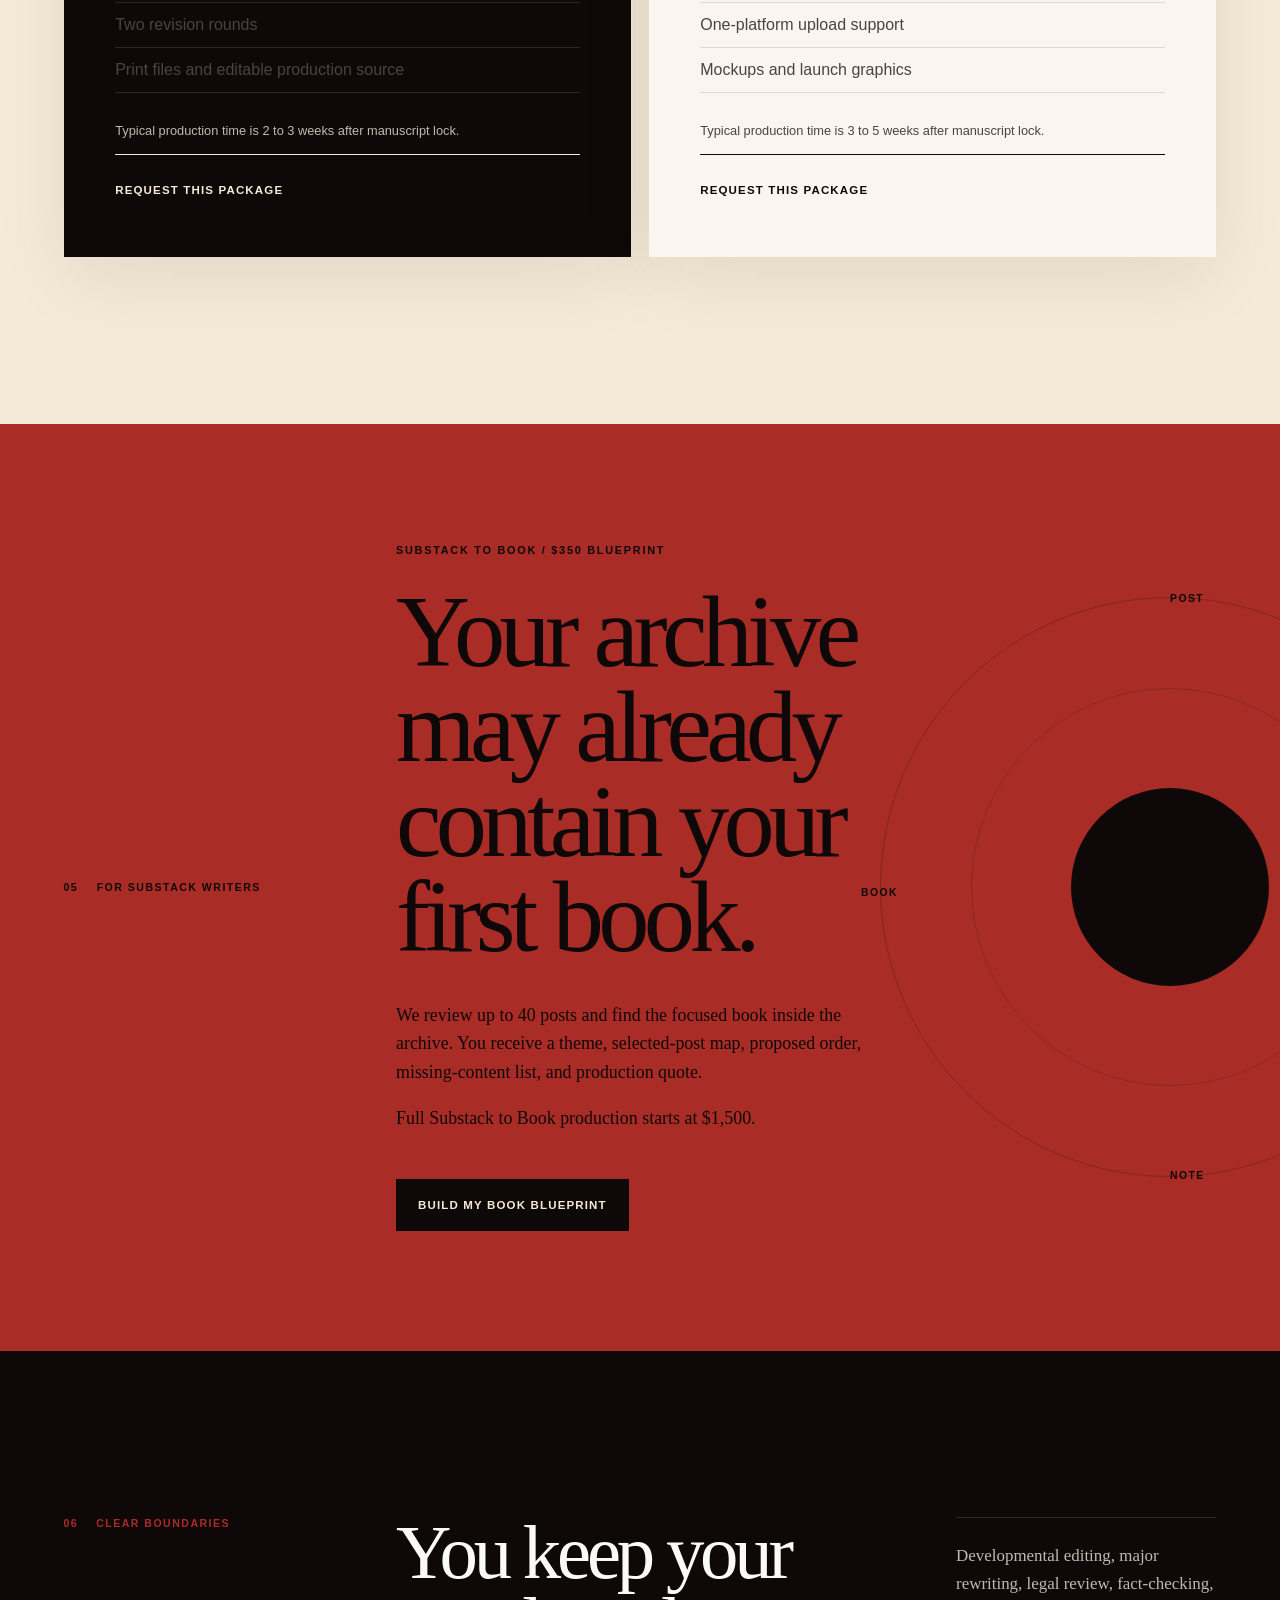
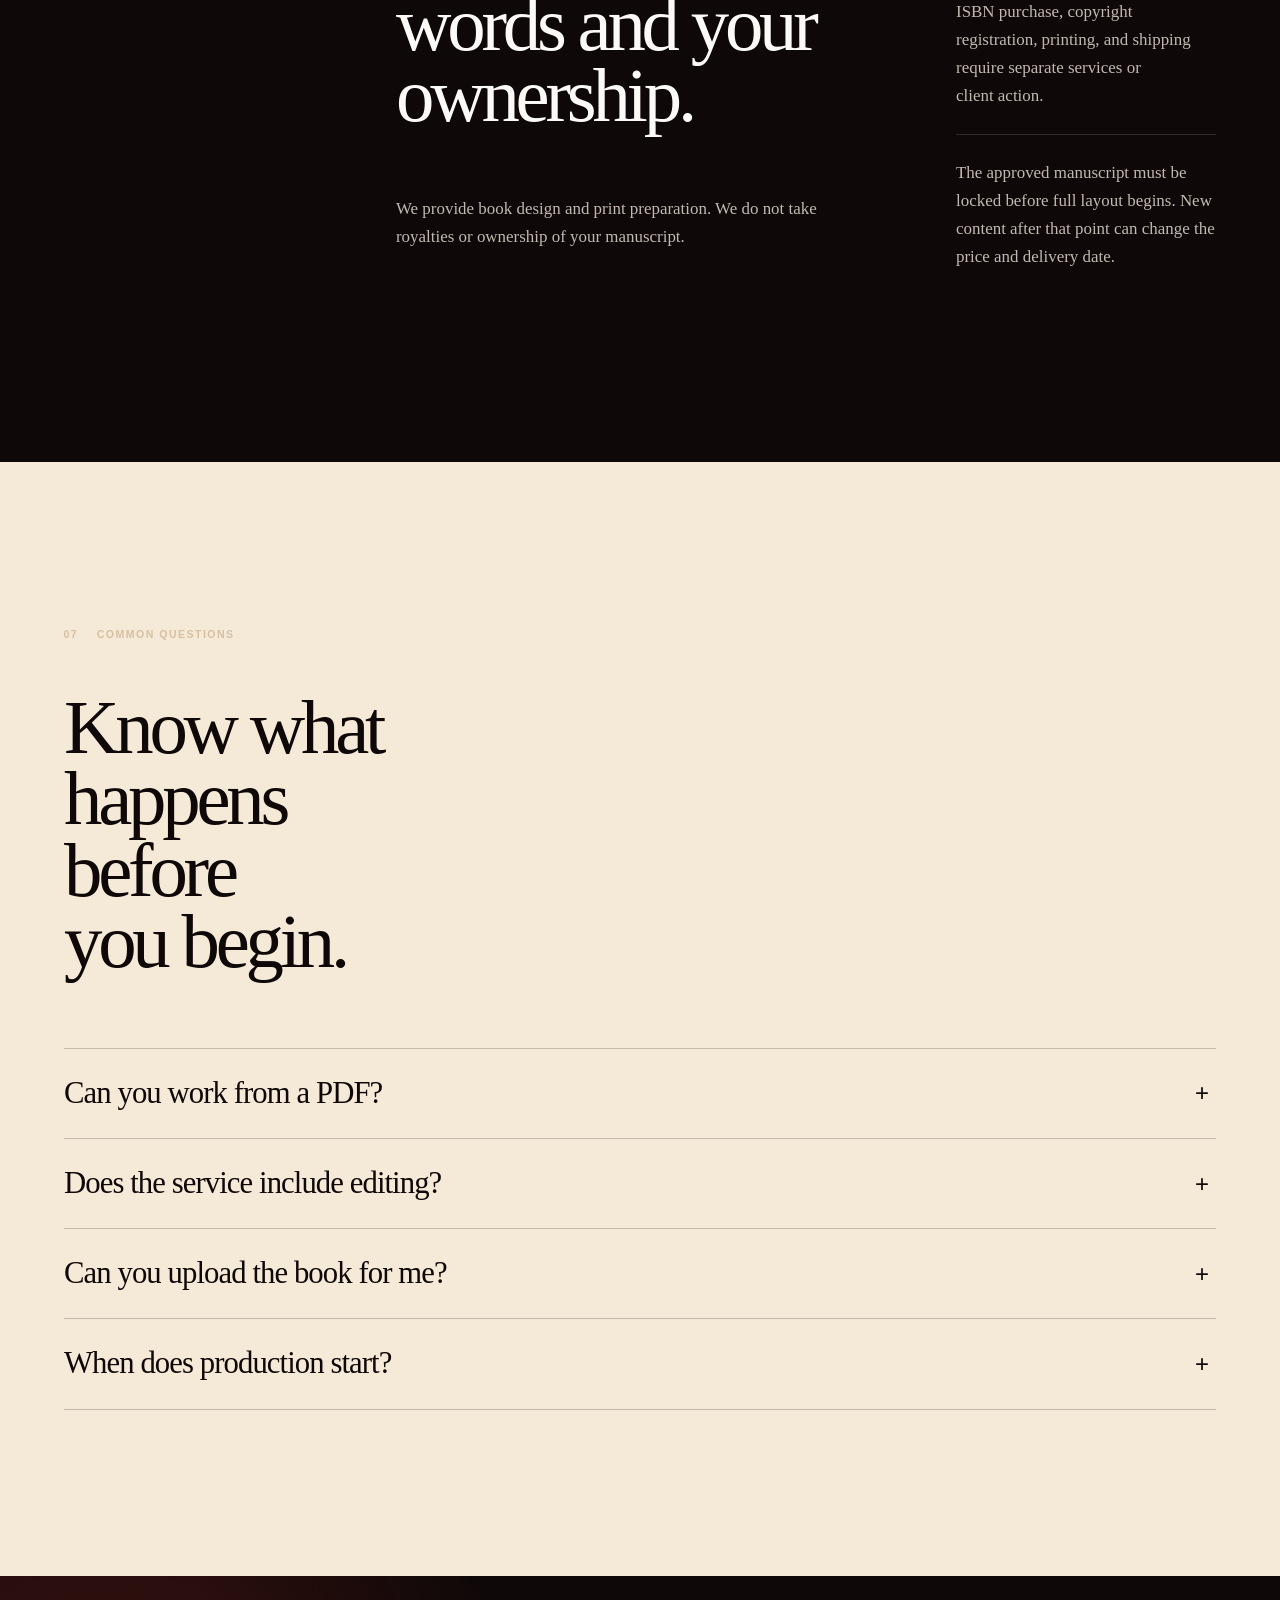
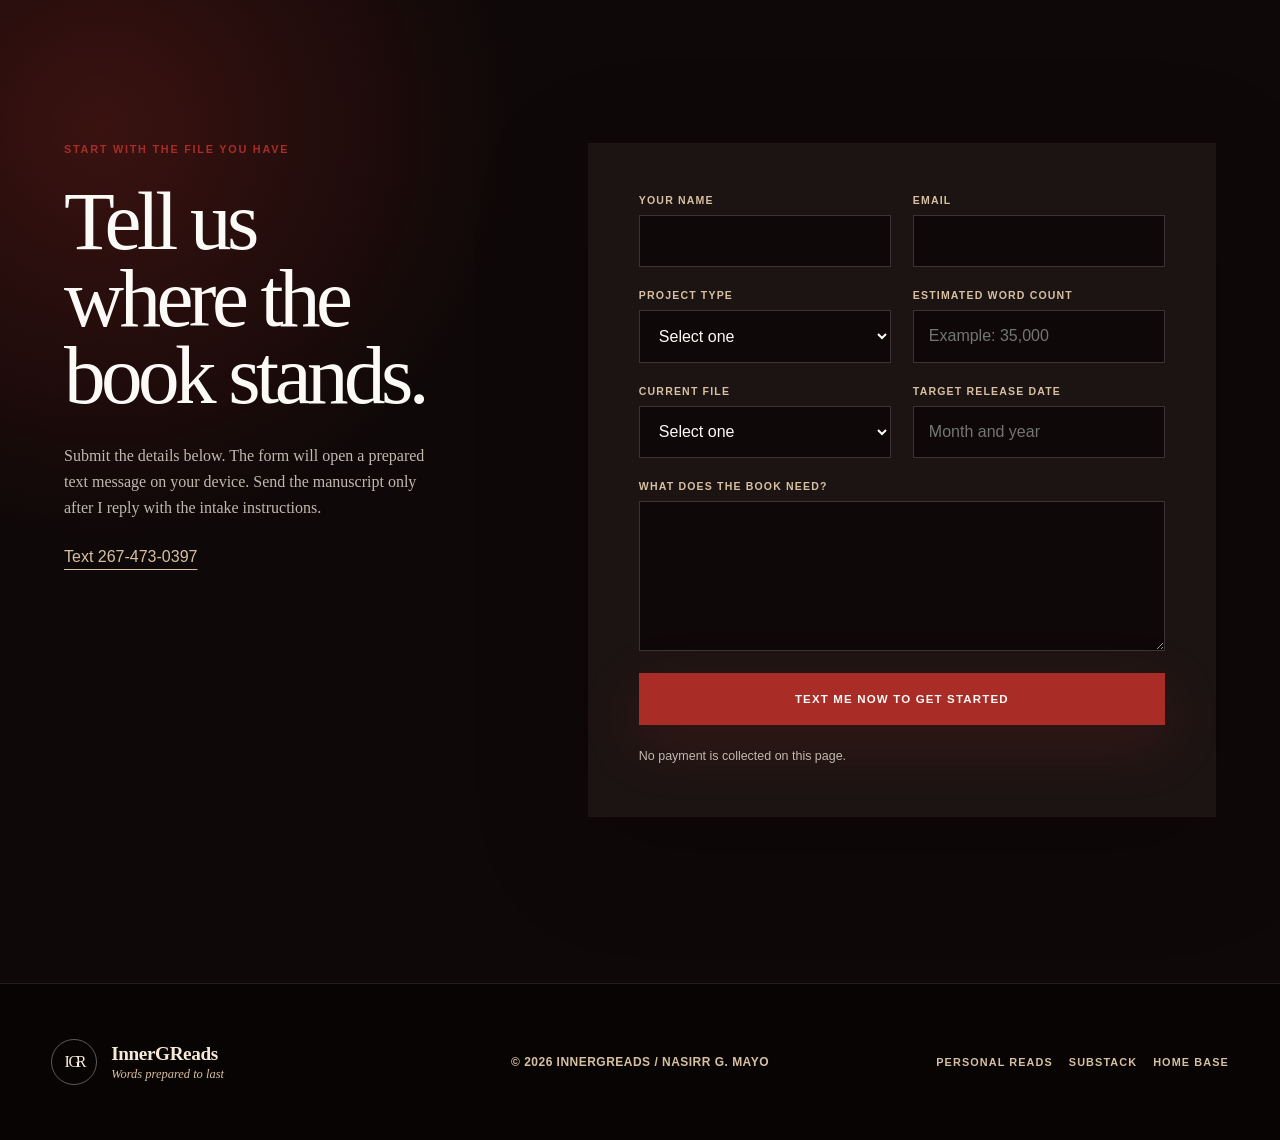
<file: publishing/index.html>
<!doctype html>
<html lang="en">
  <head>
    <meta charset="UTF-8">
    <meta name="viewport" content="width=device-width, initial-scale=1">
    <meta name="description" content="INNERGREADS PUBLISHING turns rough manuscripts, raw PDFs, and Substack archives into organized, professionally designed, print-ready books.">
    <meta name="theme-color" content="#181313">
    <meta property="og:title" content="Manuscript to Print | INNERGREADS PUBLISHING">
    <meta property="og:description" content="Book production for first-time authors, independent writers, educators, and Substack publishers.">
    <meta property="og:type" content="website">
    <meta property="og:url" content="https://www.innergreads.study/publishing/">
    <link rel="canonical" href="https://www.innergreads.study/publishing/">
    <title>Manuscript to Print | INNERGREADS PUBLISHING</title>
    <link rel="stylesheet" href="../styles.css?v=publishing-20260918">
    <link rel="stylesheet" href="./publishing.css?v=publishing-20260918">
    <script src="../app.js?v=publishing-20260918" defer></script>
    <script src="./publishing.js?v=publishing-20260918" defer></script>
  </head>
  <body class="publishing-page">
    <a class="skip-link" href="#main">Skip to the service</a>

    <header class="site-header publishing-header">
      <a class="brand" href="../" aria-label="InnerGReads home">
        <span class="brand-mark" aria-hidden="true"><span>I</span><span>G</span><span>R</span></span>
        <span class="brand-copy">
          <strong>InnerGReads</strong>
          <em>Publishing / Manuscript to Print</em>
        </span>
      </a>

      <button class="menu-toggle" type="button" aria-expanded="false" aria-controls="site-nav">
        <span></span><span></span>
        <span class="sr-only">Open navigation</span>
      </button>

      <nav class="site-nav" id="site-nav" aria-label="Main navigation">
        <a href="../account/">SIGN IN</a>
        <a href="https://innergclaw.github.io/nas-hub/">NAS</a>
      </nav>
    </header>

    <main id="main">
      <section class="publishing-hero" aria-labelledby="publishing-title">
        <div class="publishing-grid" aria-hidden="true"></div>
        <div class="publishing-hero-copy">
          <p class="publishing-eyebrow reveal">INNERGREADS PUBLISHING / AUTHOR PRODUCTION</p>
          <h1 id="publishing-title" class="reveal">You finished the writing.<br><em>Now finish the book.</em></h1>
          <p class="publishing-lede reveal">
            We turn rough manuscripts, raw PDFs, and Substack archives into organized, professionally designed, print-ready book packages.
          </p>
          <div class="publishing-actions reveal">
            <a class="publishing-button publishing-button-primary" href="#inquiry">Start your $149 review</a>
            <a class="publishing-text-link" href="#packages">View the packages</a>
          </div>
        </div>

        <div class="manuscript-visual reveal" aria-label="A raw PDF becoming a print-ready book">
          <video class="publishing-transform" autoplay muted loop playsinline poster="/assets/publishing/raw-pdf-to-book-poster.jpg">
            <source src="/assets/publishing/raw-pdf-to-book.mp4" type="video/mp4">
          </video>
        </div>

        <div class="publishing-principles reveal" aria-label="Production principles">
          <span>01 / Your words</span>
          <span>02 / Clear structure</span>
          <span>03 / Designed pages</span>
          <span>04 / Print-ready files</span>
        </div>
      </section>

      <section class="publishing-intro publishing-wrap" aria-labelledby="fit-title">
        <div class="publishing-section-label reveal">
          <span>01</span>
          <p>Who this is for</p>
        </div>
        <div class="publishing-intro-copy reveal">
          <h2 id="fit-title">The writing exists.<br>The book needs a system.</h2>
          <p>
            This service is for first-time authors, independent writers, educators, founders, and Substack publishers who have useful material but need help preparing it as a finished book.
          </p>
          <p>
            You are ready if the main writing is complete and you can provide a DOCX, Google Doc, raw PDF, or Substack export.
          </p>
        </div>
      </section>

      <section class="publishing-problems" aria-labelledby="problems-title">
        <div class="publishing-wrap">
          <div class="publishing-section-label publishing-section-label-light reveal">
            <span>02</span>
            <p>What we fix</p>
          </div>
          <h2 id="problems-title" class="reveal">A finished draft can still be far from print-ready.</h2>
          <div class="problem-grid">
            <article class="problem-card reveal"><span>01</span><h3>Page structure</h3><p>We correct weak page order, missing front matter, broken numbering, and unfinished tables of contents.</p></article>
            <article class="problem-card reveal"><span>02</span><h3>Interior design</h3><p>We build a consistent system for headings, body text, chapter openings, page numbers, images, and special pages.</p></article>
            <article class="problem-card reveal"><span>03</span><h3>Cover production</h3><p>We prepare the approved front, spine, and back cover after the page count and printer details are confirmed.</p></article>
            <article class="problem-card reveal"><span>04</span><h3>Final files</h3><p>We inspect trim size, bleed, fonts, images, page order, and printer requirements before delivery.</p></article>
          </div>
        </div>
      </section>

      <section class="publishing-process publishing-wrap" id="process" aria-labelledby="process-title">
        <div class="publishing-section-label reveal">
          <span>03</span>
          <p>The process</p>
        </div>
        <div class="process-heading reveal">
          <h2 id="process-title">One controlled path from draft to delivery.</h2>
          <p>You approve the direction before we format the full book. You also approve one final proof before production files are released.</p>
        </div>
        <ol class="process-list">
          <li class="reveal"><span>01</span><div><h3>Review</h3><p>We inspect the manuscript, structure, source files, images, deadline, and selected print platform.</p></div></li>
          <li class="reveal"><span>02</span><div><h3>Organize</h3><p>We confirm the page order, missing content, trim size, visual direction, and locked manuscript.</p></div></li>
          <li class="reveal"><span>03</span><div><h3>Design</h3><p>We create sample pages, build the interior system, design the cover, and prepare the review proof.</p></div></li>
          <li class="reveal"><span>04</span><div><h3>Deliver</h3><p>You approve the proof, pay the balance, and receive the files included in your package.</p></div></li>
        </ol>
      </section>

      <section class="publishing-packages" id="packages" aria-labelledby="packages-title">
        <div class="publishing-wrap">
          <div class="publishing-section-label publishing-section-label-light reveal">
            <span>04</span>
            <p>Packages</p>
          </div>
          <div class="package-heading reveal">
            <h2 id="packages-title">Start with the stage your book is in.</h2>
            <p>Final quotes depend on length, file quality, special pages, editing level, and deadline.</p>
          </div>

          <div class="package-grid">
            <article class="package-card reveal">
              <p class="package-index">01 / DIAGNOSE</p>
              <h3>Author Readiness Review</h3>
              <p class="package-price"><span>$</span>149</p>
              <p class="package-summary">Find out what the manuscript needs before you pay for full production.</p>
              <ul>
                <li>File and structure review</li>
                <li>Missing-section list</li>
                <li>Print-readiness risk list</li>
                <li>Written production plan</li>
                <li>Package recommendation</li>
              </ul>
              <p class="package-note">Apply the payment to production when you book within 30 days.</p>
              <a href="#inquiry">Start the review</a>
            </article>

            <article class="package-card reveal">
              <p class="package-index">02 / SHORT FORM</p>
              <h3>Short Book Finish</h3>
              <p class="package-price"><small>FROM</small><span>$</span>750</p>
              <p class="package-summary">For a short, clean, text-led book that needs professional formatting and a front cover.</p>
              <ul>
                <li>Up to 20,000 words or 75 designed pages</li>
                <li>Manuscript and structure audit</li>
                <li>Interior formatting</li>
                <li>Front-cover direction</li>
                <li>One revision round</li>
              </ul>
              <p class="package-note">Typical production time is 7 to 10 business days after manuscript lock.</p>
              <a href="#inquiry">Request this package</a>
            </article>

            <article class="package-card package-card-featured reveal">
              <p class="package-index">03 / RECOMMENDED</p>
              <h3>Manuscript to Print</h3>
              <p class="package-price"><small>FROM</small><span>$</span>1,250</p>
              <p class="package-summary">The complete production package for most independent authors.</p>
              <ul>
                <li>Up to 45,000 words or 150 designed pages</li>
                <li>Full front matter and table of contents</li>
                <li>Custom interior design system</li>
                <li>Two cover directions and full print wrap</li>
                <li>Two revision rounds</li>
                <li>Print files and editable production source</li>
              </ul>
              <p class="package-note">Typical production time is 2 to 3 weeks after manuscript lock.</p>
              <a href="#inquiry">Request this package</a>
            </article>

            <article class="package-card reveal">
              <p class="package-index">04 / FULL SUPPORT</p>
              <h3>Publish-Ready Author Suite</h3>
              <p class="package-price"><small>FROM</small><span>$</span>2,250</p>
              <p class="package-summary">For authors who need deeper production support and launch files.</p>
              <ul>
                <li>Up to 65,000 words or 225 designed pages</li>
                <li>Proofreading pass</li>
                <li>Three cover directions</li>
                <li>Ebook preparation</li>
                <li>One-platform upload support</li>
                <li>Mockups and launch graphics</li>
              </ul>
              <p class="package-note">Typical production time is 3 to 5 weeks after manuscript lock.</p>
              <a href="#inquiry">Request this package</a>
            </article>
          </div>
        </div>
      </section>

      <section class="substack-service" aria-labelledby="substack-title">
        <div class="substack-orbit" aria-hidden="true"><span>POST</span><span>ESSAY</span><span>NOTE</span><span>BOOK</span></div>
        <div class="publishing-wrap substack-inner">
          <div class="publishing-section-label reveal">
            <span>05</span>
            <p>For Substack writers</p>
          </div>
          <div class="substack-copy reveal">
            <p class="publishing-eyebrow">SUBSTACK TO BOOK / $350 BLUEPRINT</p>
            <h2 id="substack-title">Your archive may already contain your first book.</h2>
            <p>
              We review up to 40 posts and find the focused book inside the archive. You receive a theme, selected-post map, proposed order, missing-content list, and production quote.
            </p>
            <p>Full Substack to Book production starts at $1,500.</p>
            <a class="publishing-button publishing-button-dark" href="#inquiry">Build my book blueprint</a>
          </div>
        </div>
      </section>

      <section class="publishing-boundary publishing-wrap" aria-labelledby="boundary-title">
        <div class="publishing-section-label reveal">
          <span>06</span>
          <p>Clear boundaries</p>
        </div>
        <div class="boundary-grid">
          <div class="reveal">
            <h2 id="boundary-title">You keep your words and your ownership.</h2>
            <p>We provide book design and print preparation. We do not take royalties or ownership of your manuscript.</p>
          </div>
          <div class="boundary-list reveal">
            <p>Developmental editing, major rewriting, legal review, fact-checking, ISBN purchase, copyright registration, printing, and shipping require separate services or client action.</p>
            <p>The approved manuscript must be locked before full layout begins. New content after that point can change the price and delivery date.</p>
          </div>
        </div>
      </section>

      <section class="publishing-faq" aria-labelledby="faq-title">
        <div class="publishing-wrap">
          <div class="publishing-section-label publishing-section-label-light reveal">
            <span>07</span>
            <p>Common questions</p>
          </div>
          <h2 id="faq-title" class="reveal">Know what happens before you begin.</h2>
          <div class="faq-list reveal">
            <details>
              <summary>Can you work from a PDF?</summary>
              <p>Yes. A raw PDF can require reconstruction before editing and layout. PDF reconstruction starts at $150 after the file review.</p>
            </details>
            <details>
              <summary>Does the service include editing?</summary>
              <p>The core package includes light mechanical cleanup. Proofreading, developmental editing, and major rewriting require the premium package or a separate quote.</p>
            </details>
            <details>
              <summary>Can you upload the book for me?</summary>
              <p>The premium package includes upload support for one platform. You keep control of the publishing account, payment details, ISBN, and final submission approval.</p>
            </details>
            <details>
              <summary>When does production start?</summary>
              <p>Production starts after the deposit, complete intake, supplied files, and manuscript lock. The final balance is due after proof approval and before production files are released.</p>
            </details>
          </div>
        </div>
      </section>

      <section class="publishing-inquiry" id="inquiry" aria-labelledby="inquiry-title">
        <div class="publishing-wrap inquiry-grid">
          <div class="inquiry-copy reveal">
            <p class="publishing-eyebrow">START WITH THE FILE YOU HAVE</p>
            <h2 id="inquiry-title">Tell us where the book stands.</h2>
            <p>
              Submit the details below. The form will open a prepared text message on your device. Send the manuscript only after I reply with the intake instructions.
            </p>
            <a href="sms:+12674730397">Text 267-473-0397</a>
          </div>

          <form class="inquiry-form reveal" id="publishing-inquiry-form">
            <div class="form-field">
              <label for="author-name">Your name</label>
              <input id="author-name" name="author_name" type="text" autocomplete="name" required>
            </div>
            <div class="form-field">
              <label for="author-email">Email</label>
              <input id="author-email" name="author_email" type="email" autocomplete="email" required>
            </div>
            <div class="form-field">
              <label for="project-type">Project type</label>
              <select id="project-type" name="project_type" required>
                <option value="">Select one</option>
                <option>Author Readiness Review</option>
                <option>Short Book Finish</option>
                <option>Manuscript to Print</option>
                <option>Publish-Ready Author Suite</option>
                <option>Substack to Book Blueprint</option>
                <option>Substack to Book Production</option>
                <option>I need help choosing</option>
              </select>
            </div>
            <div class="form-field">
              <label for="word-count">Estimated word count</label>
              <input id="word-count" name="word_count" type="text" inputmode="numeric" placeholder="Example: 35,000">
            </div>
            <div class="form-field">
              <label for="current-file">Current file</label>
              <select id="current-file" name="current_file" required>
                <option value="">Select one</option>
                <option>DOCX or Word document</option>
                <option>Google Doc</option>
                <option>Raw PDF</option>
                <option>Substack export</option>
                <option>Several files</option>
              </select>
            </div>
            <div class="form-field">
              <label for="target-date">Target release date</label>
              <input id="target-date" name="target_date" type="text" placeholder="Month and year">
            </div>
            <div class="form-field form-field-wide">
              <label for="project-note">What does the book need?</label>
              <textarea id="project-note" name="project_note" rows="5" required></textarea>
            </div>
            <button class="publishing-button publishing-button-primary form-field-wide" type="submit">Text me now to get started</button>
            <p class="inquiry-status form-field-wide" id="inquiry-status" role="status" aria-live="polite">No payment is collected on this page.</p>
          </form>
        </div>
      </section>
    </main>

    <footer class="site-footer verse-footer publishing-footer">
      <a class="brand brand-footer" href="../">
        <span class="brand-mark" aria-hidden="true"><span>I</span><span>G</span><span>R</span></span>
        <span class="brand-copy"><strong>InnerGReads</strong><em>Words prepared to last</em></span>
      </a>
      <p>© <span id="year">2026</span> InnerGReads / Nasirr G. Mayo</p>
      <nav class="verse-social-links" aria-label="InnerG links">
        <a href="../reads/">Personal reads</a>
        <a href="https://open.substack.com/pub/innergintelligence" target="_blank" rel="noreferrer">Substack</a>
        <a href="https://nasirr.innergintel.study/" target="_blank" rel="noreferrer">Home base</a>
      </nav>
    </footer>
  <script src="../hub-nav.js" defer data-bg="#F3F2EC" data-ink="#171A16" data-accent="#171A16" data-accent-ink="#F3F2EC" data-icon="#9E2B25"></script>
</body>
</html>
</file>
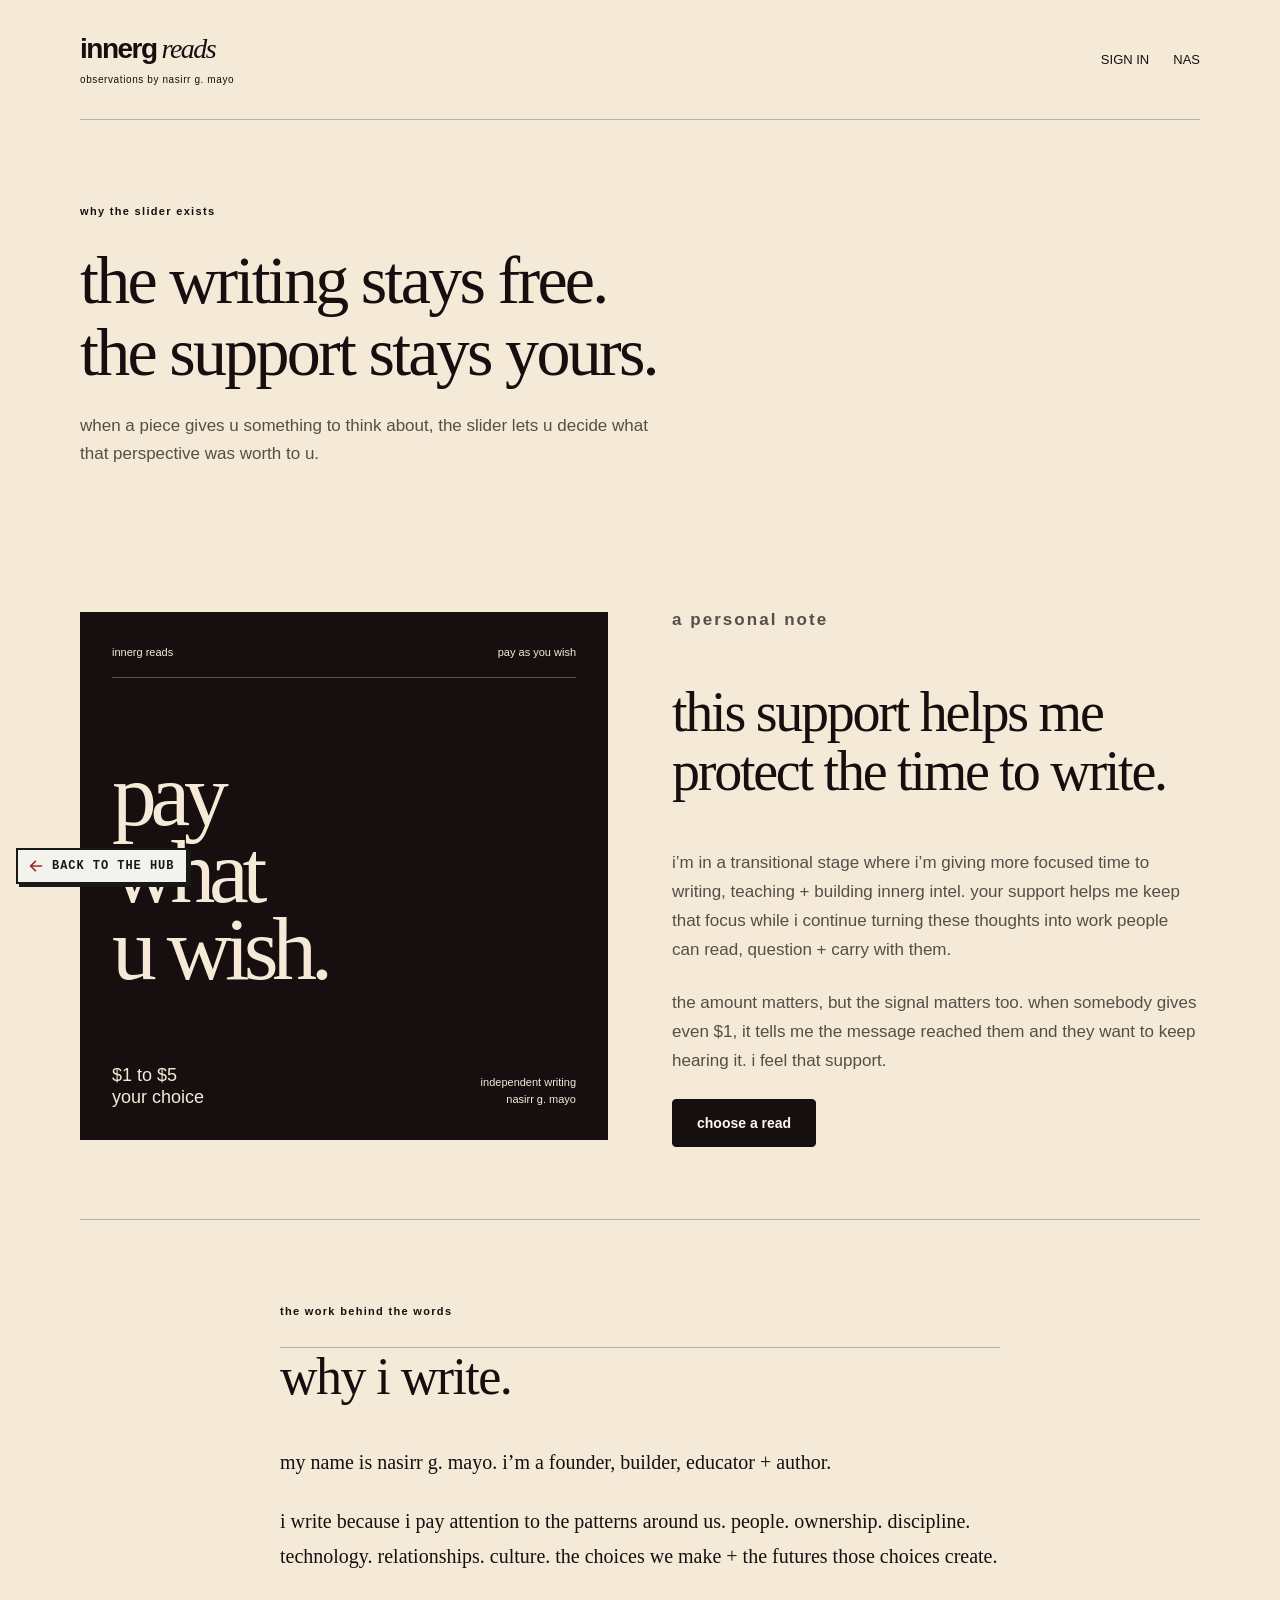
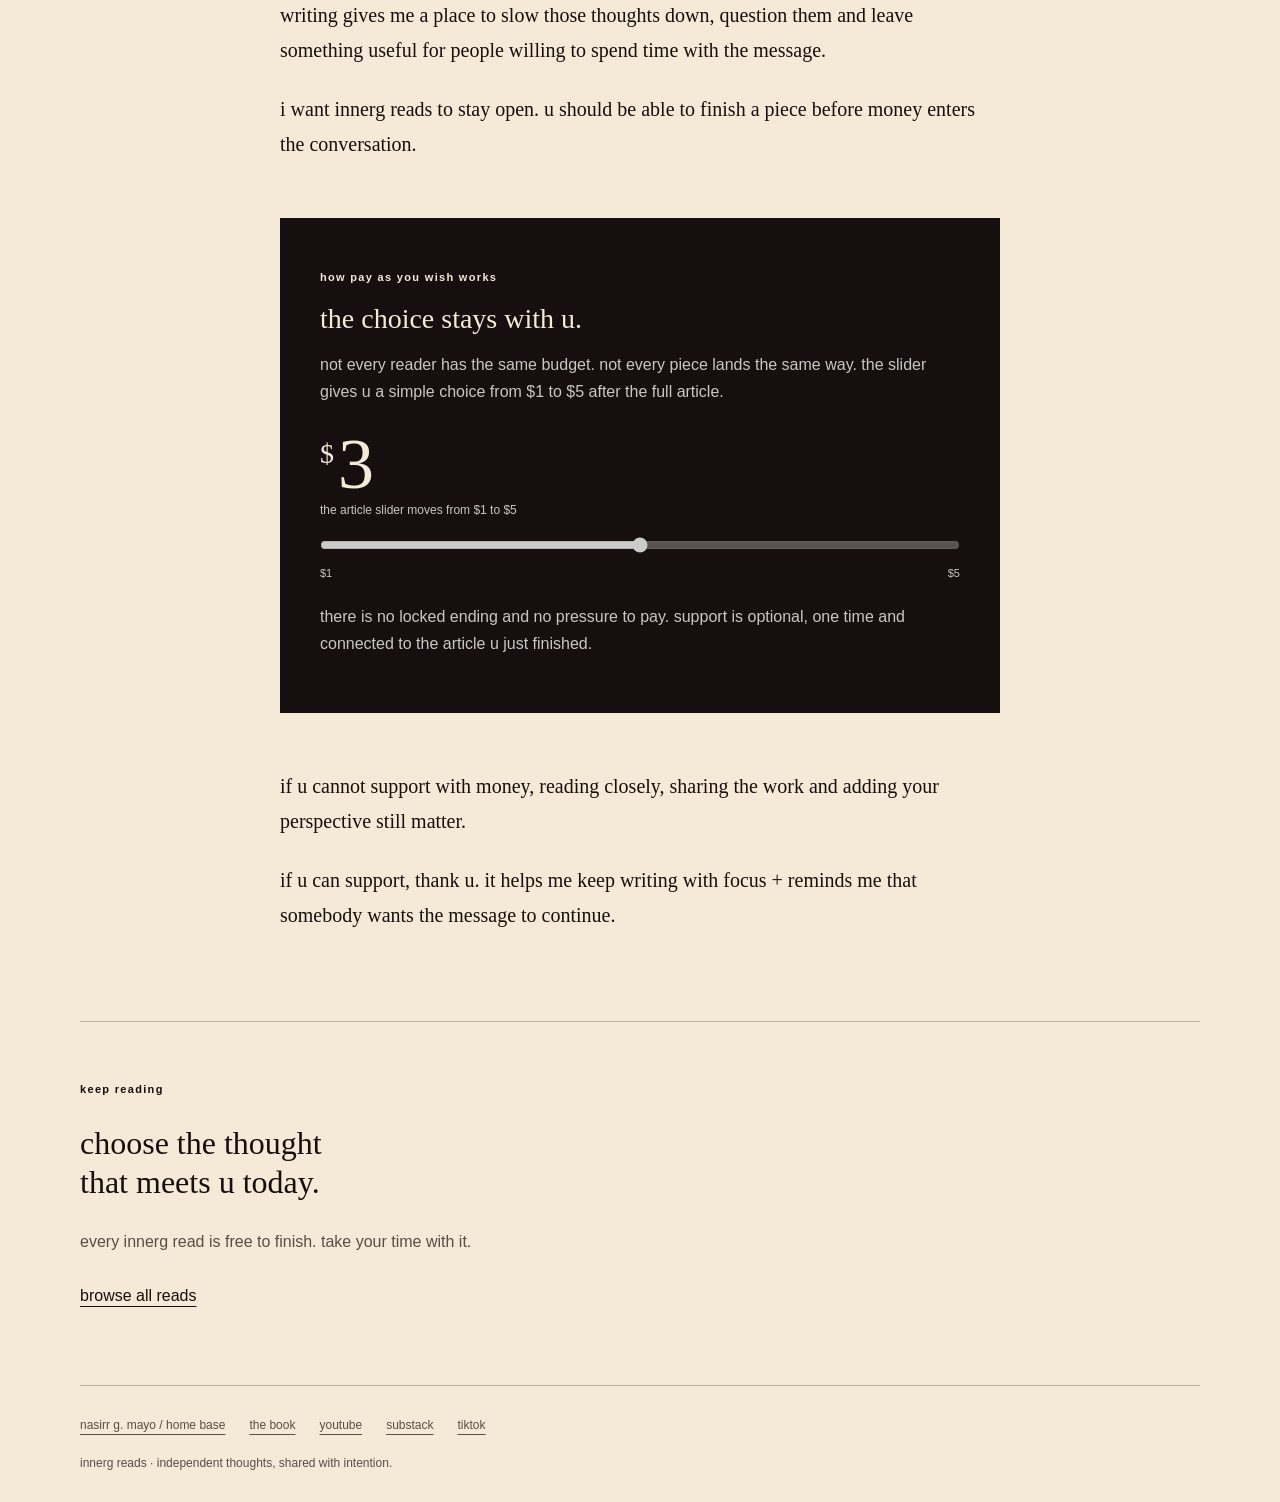
<file: reads/pay-as-you-wish/index.html>
<!doctype html>
<html lang="en">
<head>
  <meta charset="utf-8">
  <meta name="viewport" content="width=device-width,initial-scale=1">
  <meta name="referrer" content="no-referrer">
  <meta name="description" content="why innerg reads uses a pay-as-you-wish slider and how reader support helps nasirr g. mayo keep writing.">
  <meta http-equiv="Content-Security-Policy" content="default-src 'self'; style-src 'self'; base-uri 'none'; form-action 'none'; object-src 'none'">
  <title>pay as you wish | innerg reads</title>
  <link rel="canonical" href="https://www.innergreads.study/reads/pay-as-you-wish/">
  <link rel="stylesheet" href="../reads.css?v=collection-004-20260914">
  <link rel="stylesheet" href="../additions.css?v=pay-as-you-wish-20260914">
</head>
<body class="support-page">
  <a class="skip" href="#main">skip to the explanation</a>
  <header class="site-header wrap">
    <a class="wordmark" href="../">innerg<span>reads</span><small>observations by nasirr g. mayo</small></a>
    <nav aria-label="main"><a href="../../account/?from=reads">SIGN IN</a><a href="https://innergclaw.github.io/nas-hub/">NAS</a></nav>
  </header>
  <main id="main" class="wrap">
    <section class="intro" aria-labelledby="support-intro-title">
      <p class="eyebrow">why the slider exists</p>
      <h1 id="support-intro-title">the writing stays free.<br>the support stays yours.</h1>
      <p>when a piece gives u something to think about, the slider lets u decide what that perspective was worth to u.</p>
    </section>
    <section class="feature support-story" aria-labelledby="support-story-title">
      <div class="cover" aria-hidden="true"><div class="cover-top">innerg reads<span>pay as you wish</span></div><div class="cover-title">pay<br>what<br>u wish.</div><div class="cover-bottom"><span>$1 to $5<br>your choice</span><span>independent writing<br>nasirr g. mayo</span></div></div>
      <div class="feature-copy support-story-copy">
        <p class="eyebrow">a personal note</p>
        <h2 id="support-story-title">this support helps me protect the time to write.</h2>
        <p>i’m in a transitional stage where i’m giving more focused time to writing, teaching + building innerg intel. your support helps me keep that focus while i continue turning these thoughts into work people can read, question + carry with them.</p>
        <p>the amount matters, but the signal matters too. when somebody gives even $1, it tells me the message reached them and they want to keep hearing it. i feel that support.</p>
        <a class="button primary" href="../">choose a read</a>
      </div>
    </section>
    <section class="reading-room" aria-labelledby="writing-title">
      <div class="room-top"><p class="eyebrow">the work behind the words</p></div>
      <article class="prose">
        <h2 id="writing-title">why i write.</h2>
        <p>my name is nasirr g. mayo. i’m a founder, builder, educator + author.</p>
        <p>i write because i pay attention to the patterns around us. people. ownership. discipline. technology. relationships. culture. the choices we make + the futures those choices create.</p>
        <p>writing gives me a place to slow those thoughts down, question them and leave something useful for people willing to spend time with the message.</p>
        <p>i want innerg reads to stay open. u should be able to finish a piece before money enters the conversation.</p>
      </article>
      <section class="support" aria-labelledby="slider-title">
        <p class="eyebrow">how pay as you wish works</p>
        <h3 id="slider-title">the choice stays with u.</h3>
        <p>not every reader has the same budget. not every piece lands the same way. the slider gives u a simple choice from $1 to $5 after the full article.</p>
        <div class="support-amount"><span aria-hidden="true">$</span><output for="slider-example">3</output></div>
        <label for="slider-example">the article slider moves from $1 to $5</label>
        <input id="slider-example" type="range" min="1" max="5" step="1" value="3" disabled>
        <div class="support-scale" aria-hidden="true"><span>$1</span><span>$5</span></div>
        <p>there is no locked ending and no pressure to pay. support is optional, one time and connected to the article u just finished.</p>
      </section>
      <article class="prose">
        <p>if u cannot support with money, reading closely, sharing the work and adding your perspective still matter.</p>
        <p>if u can support, thank u. it helps me keep writing with focus + reminds me that somebody wants the message to continue.</p>
      </article>
    </section>
    <section class="closing"><p class="eyebrow">keep reading</p><h2>choose the thought<br>that meets u today.</h2><p>every innerg read is free to finish. take your time with it.</p><a href="../">browse all reads</a></section>
  </main>
  <footer class="wrap"><a href="https://nasirr.innergintel.study/">nasirr g. mayo / home base</a><a href="../../">the book</a><a href="https://www.youtube.com/@innergintel">youtube</a><a href="https://open.substack.com/pub/innergintelligence">substack</a><a href="https://www.tiktok.com/@innergintel">tiktok</a><span>innerg reads · independent thoughts, shared with intention.</span></footer>
<script src="../../hub-nav.js" defer data-bg="#F3F2EC" data-ink="#171A16" data-accent="#171A16" data-accent-ink="#F3F2EC" data-icon="#9E2B25"></script>
</body>
</html>
</file>
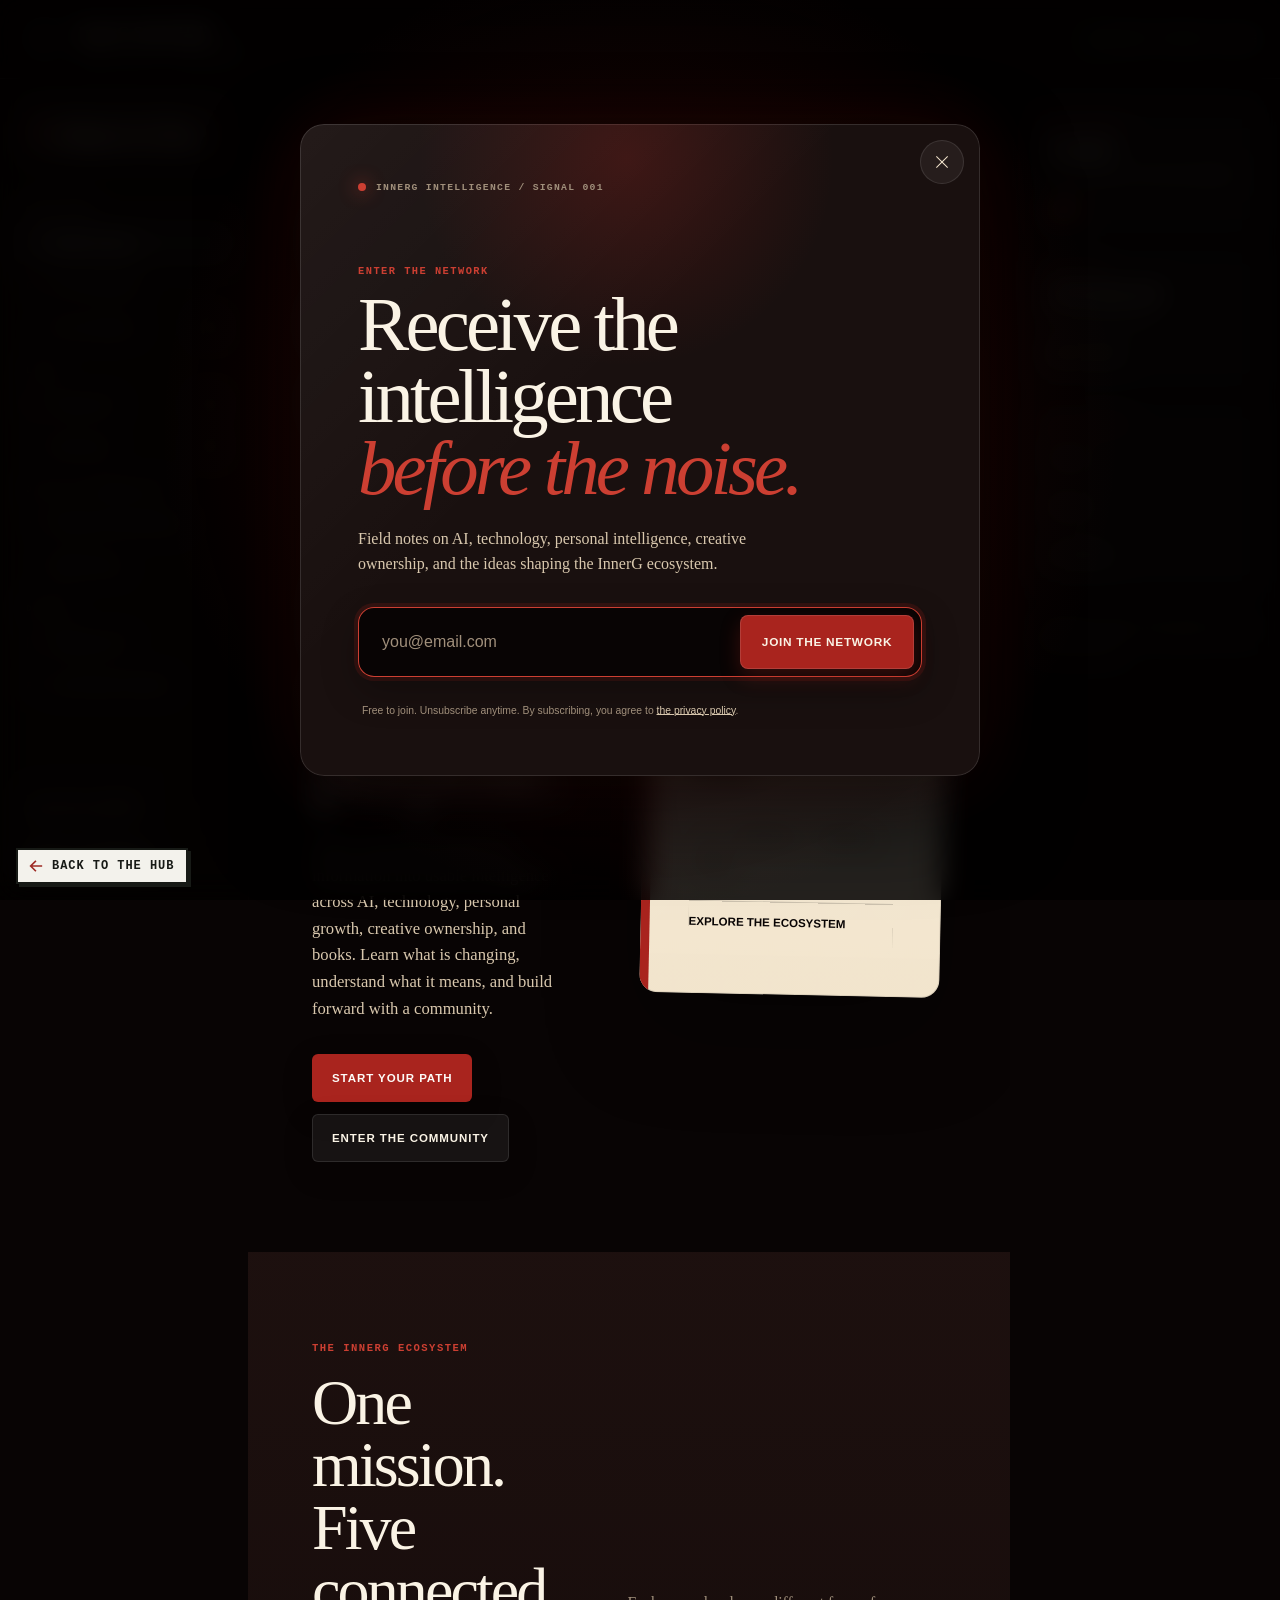
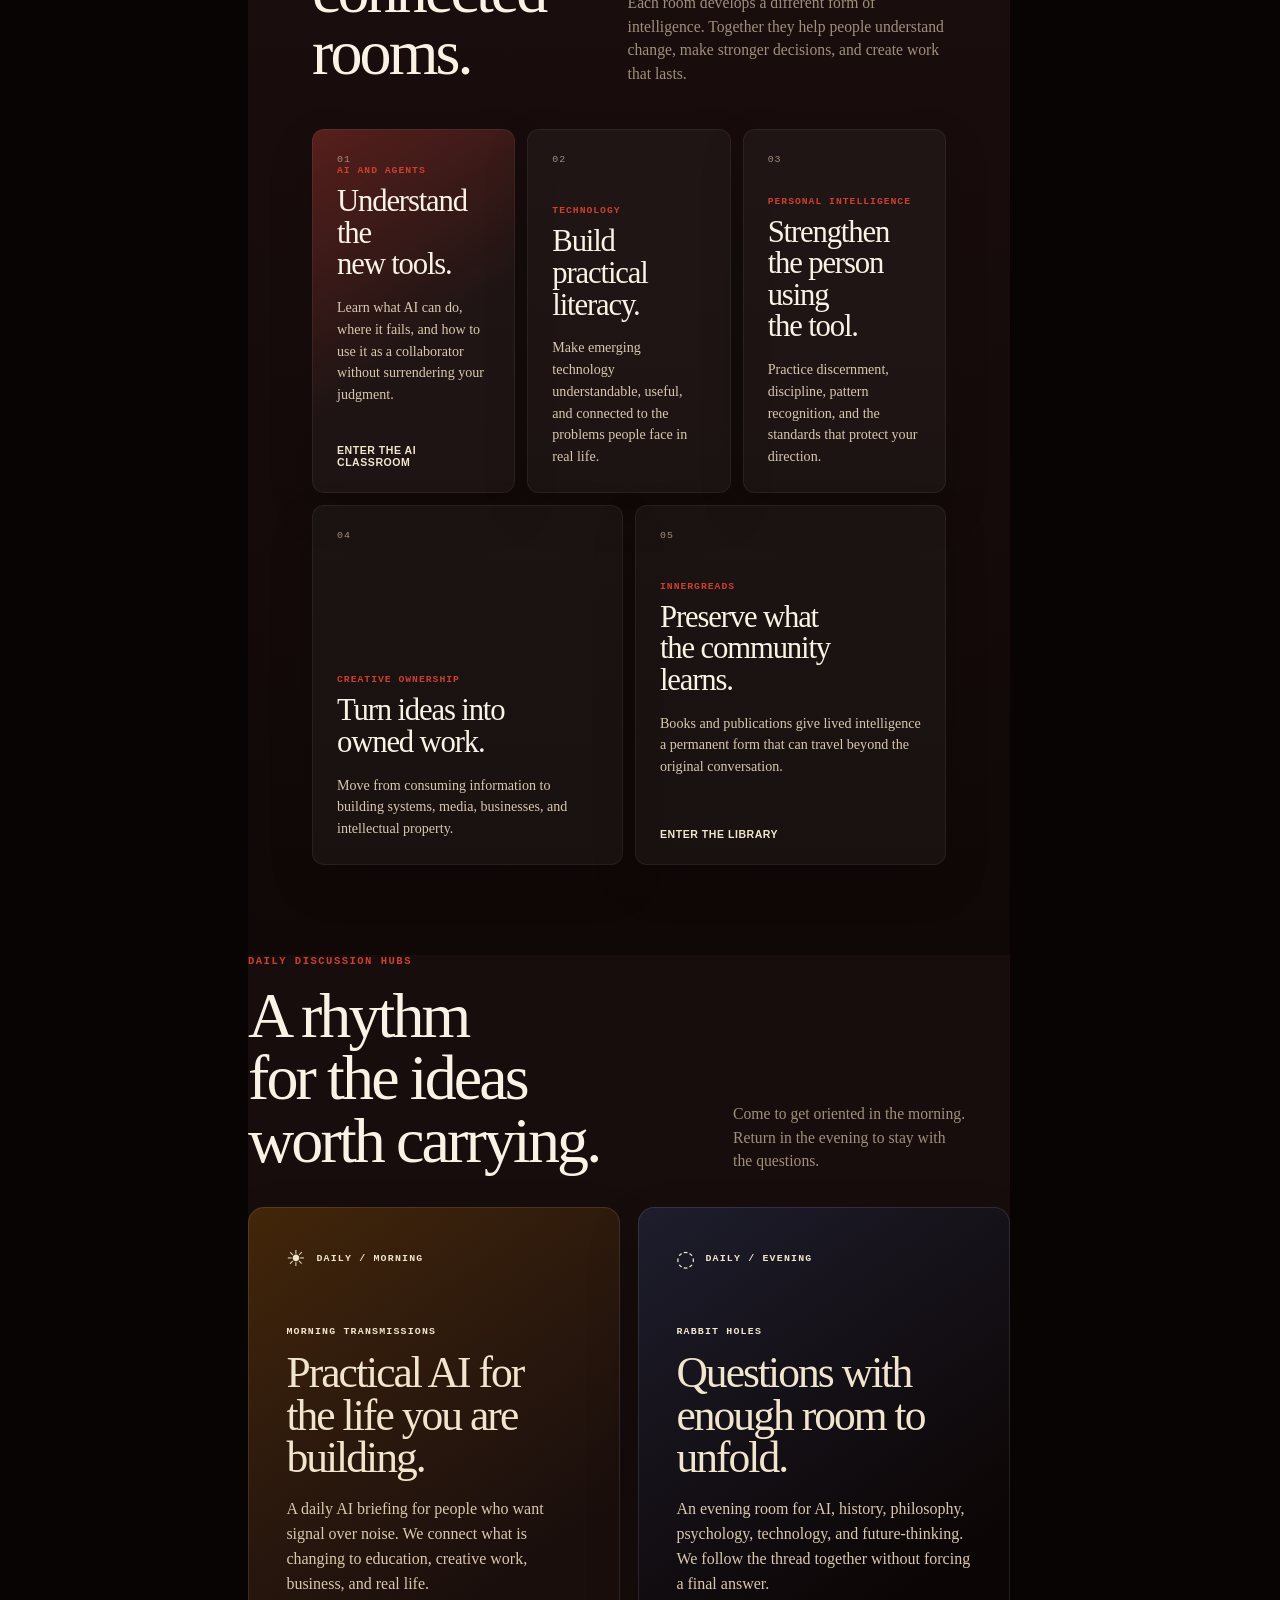
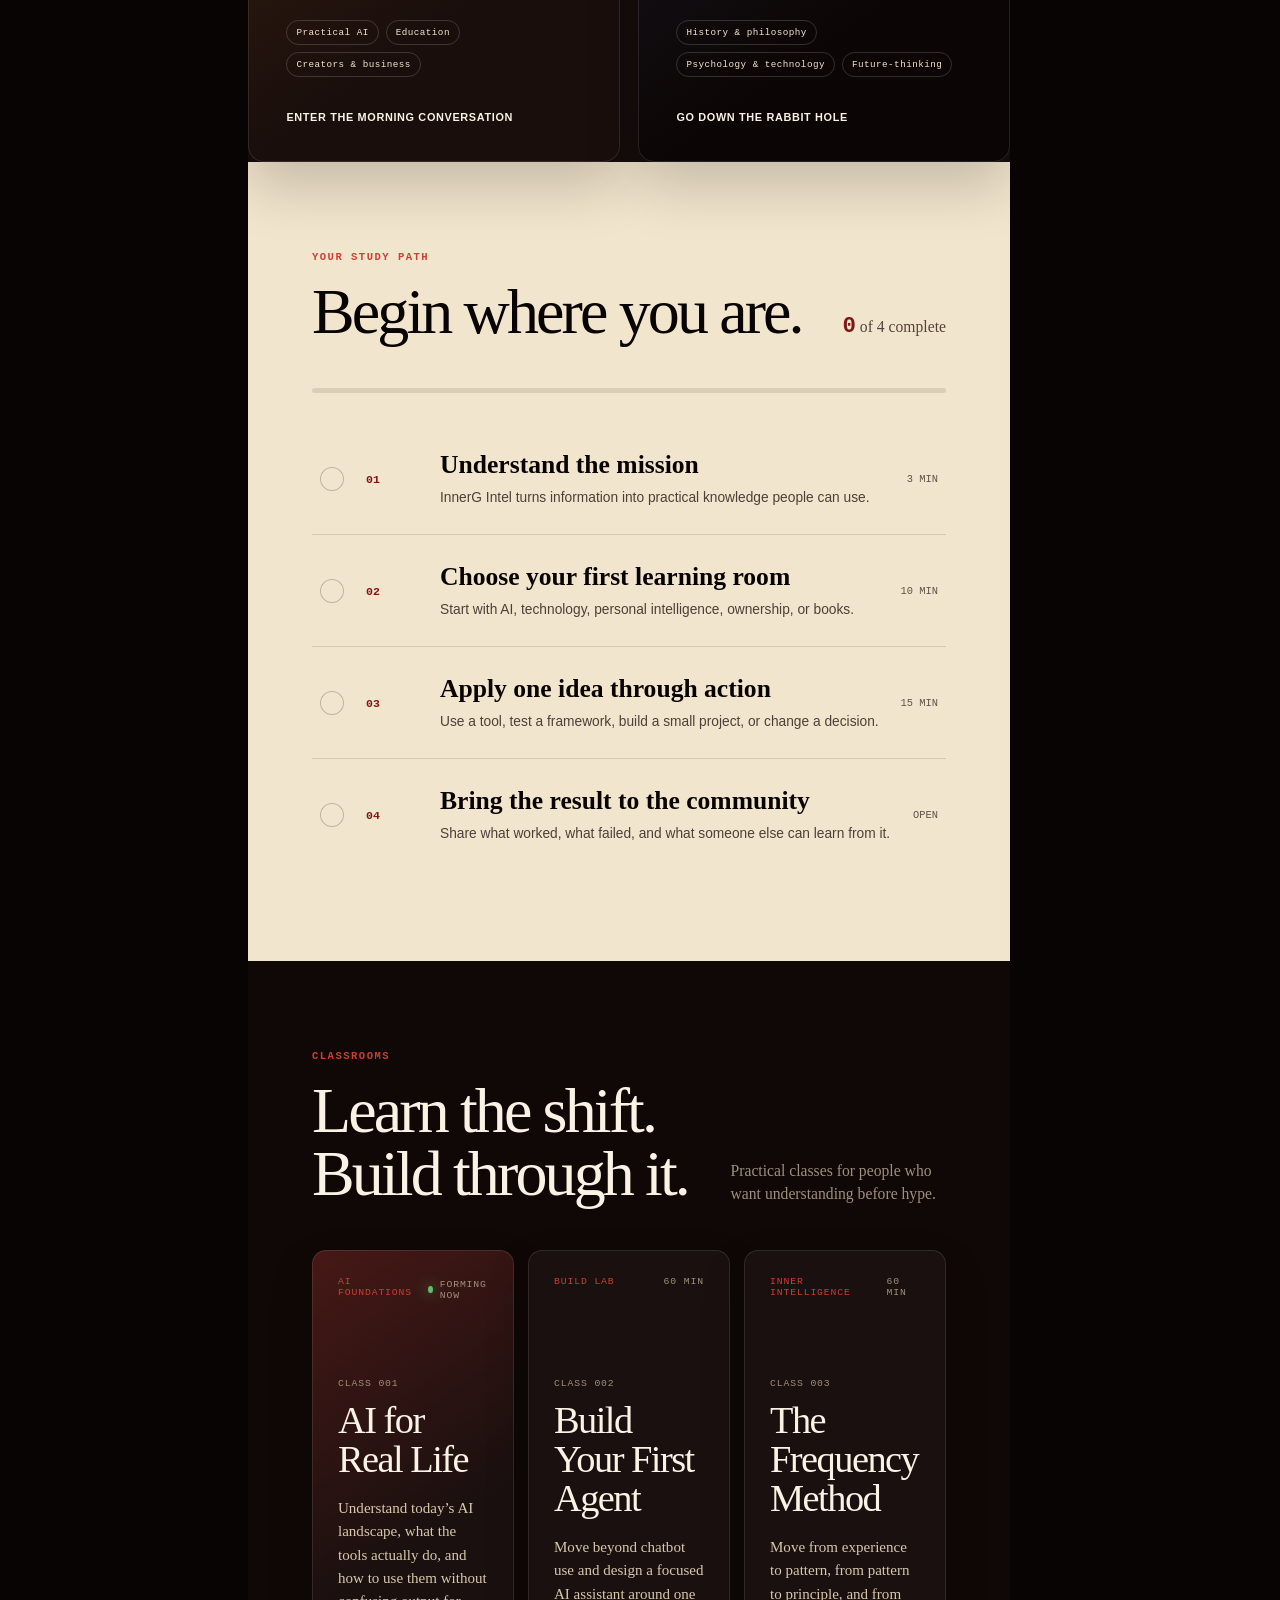
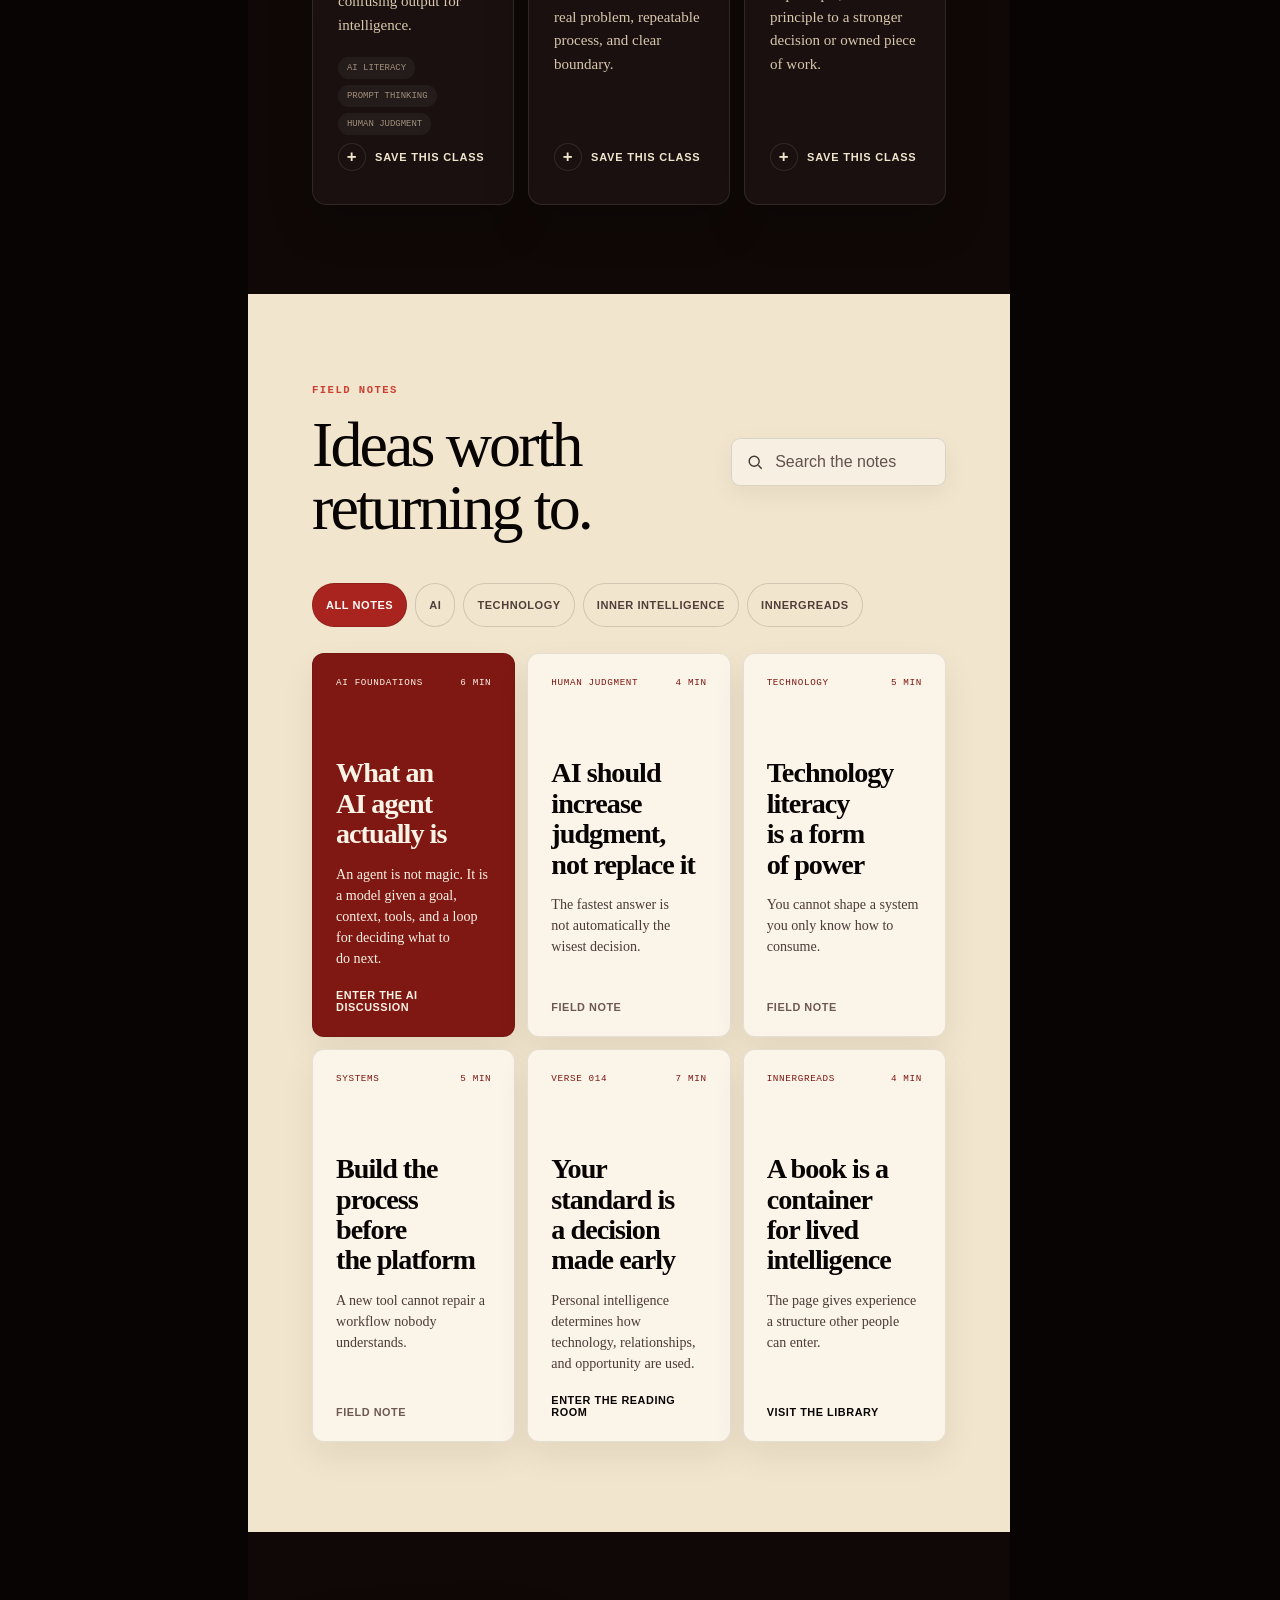
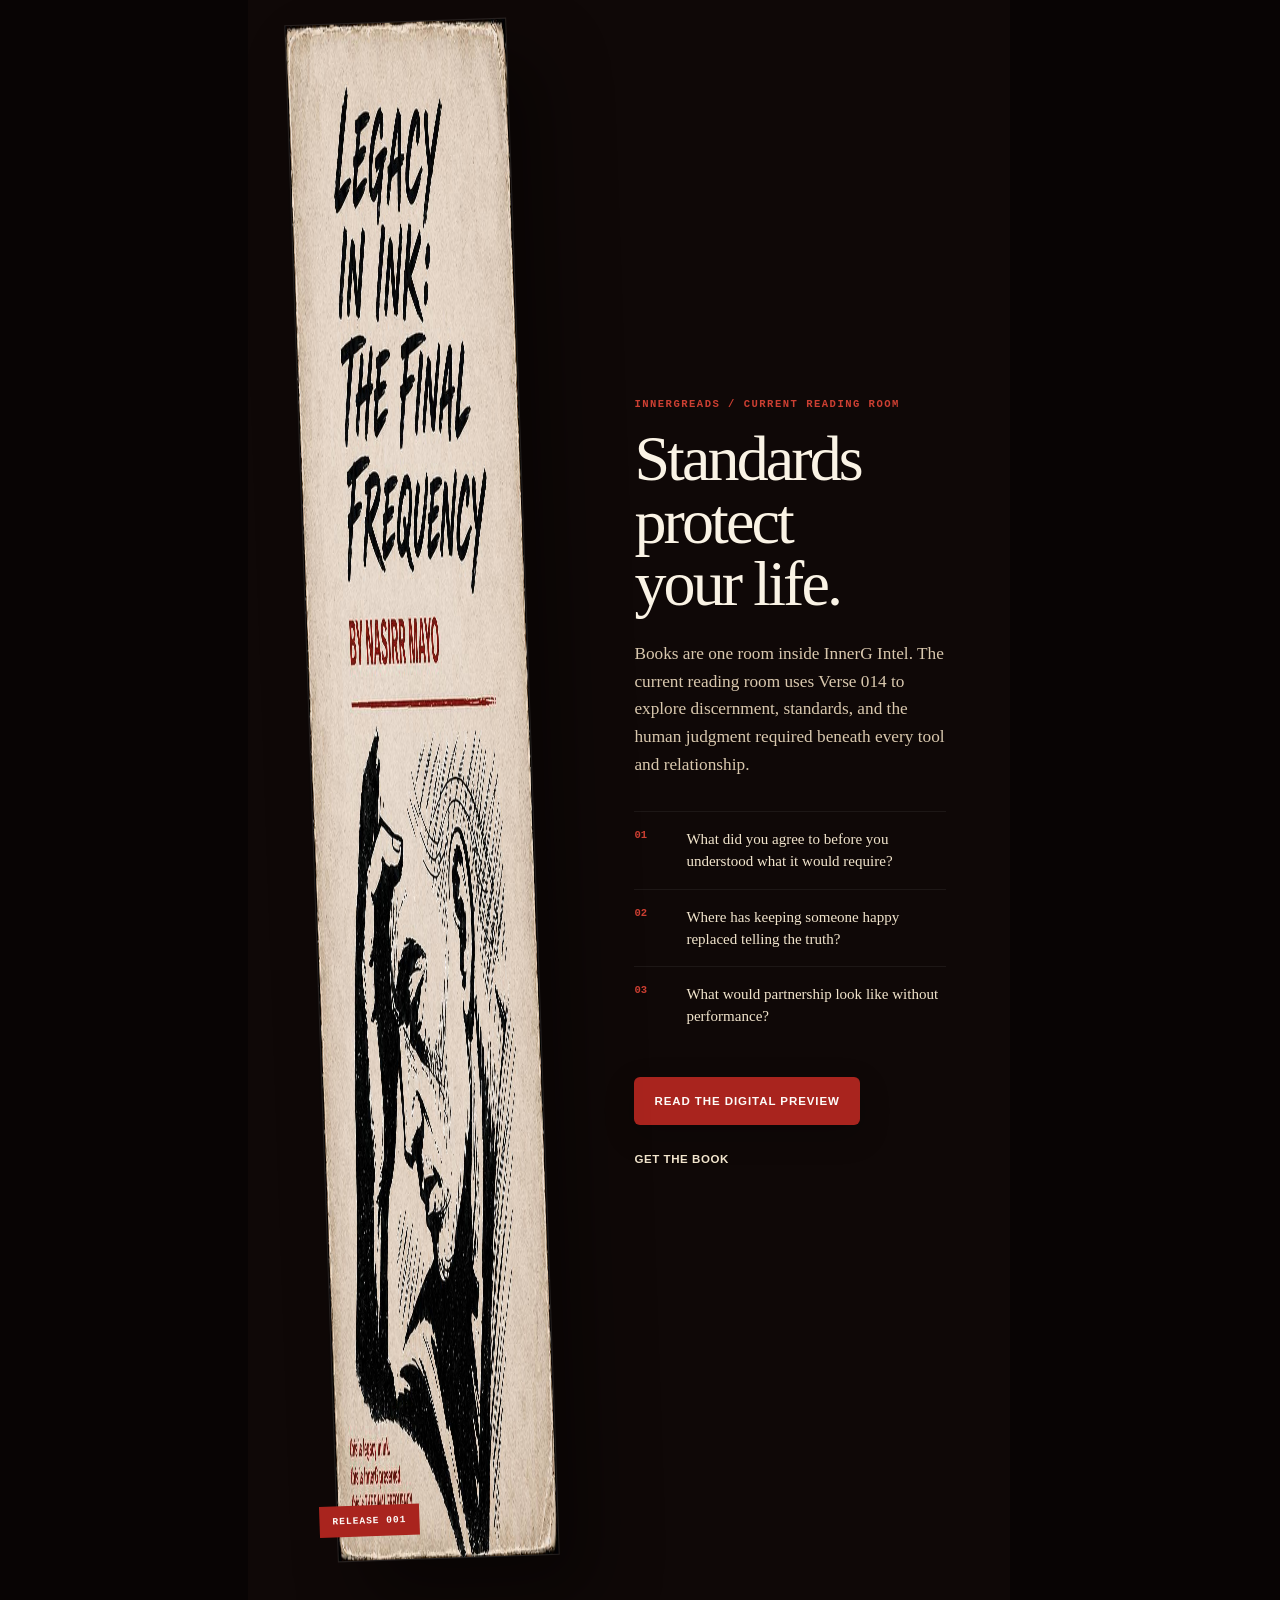
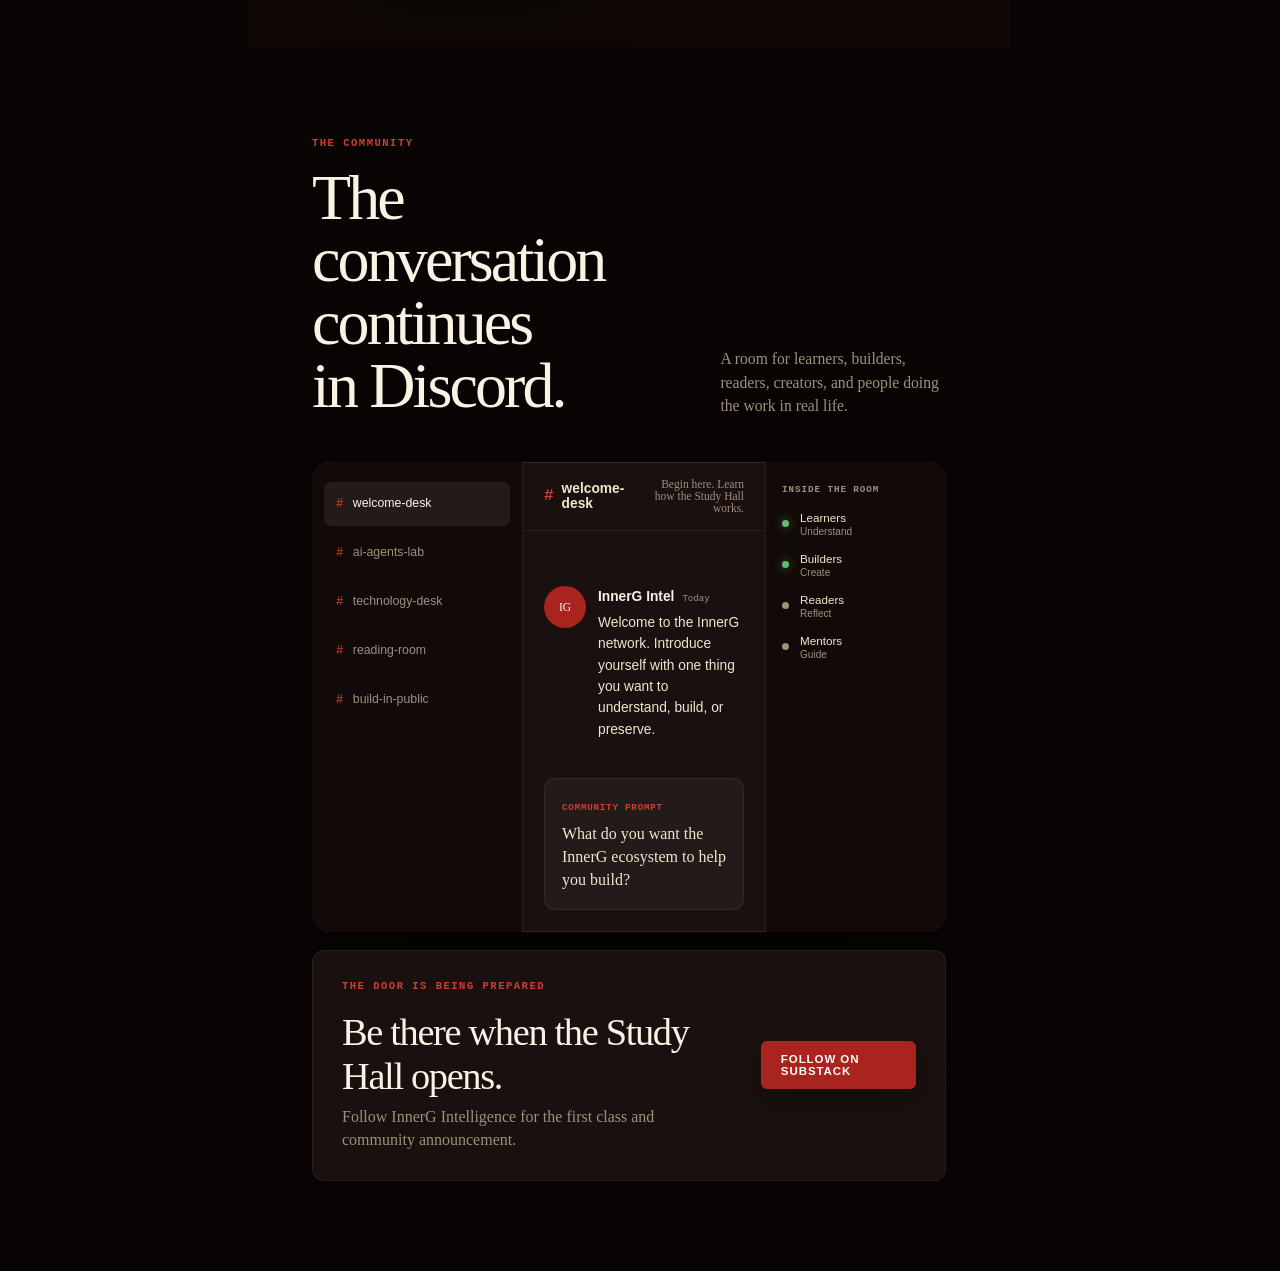
<file: community.html>
<!doctype html>
<html lang="en">
  <head>
    <meta charset="UTF-8">
    <meta name="viewport" content="width=device-width, initial-scale=1">
    <meta
      name="description"
      content="InnerG Intel is a learning ecosystem for AI, technology, personal intelligence, creative ownership, books, and community."
    >
    <meta name="theme-color" content="#171111">
    <title>InnerG Intel | Intelligence for real life</title>
    <link rel="stylesheet" href="./community.css">
    <script src="./community.js" defer></script>
  </head>
  <body>
    <a class="skip-link" href="#study-main">Skip to the Study Hall</a>

    <div
      class="newsletter-gate"
      id="newsletter-gate"
      role="dialog"
      aria-modal="true"
      aria-labelledby="newsletter-title"
      aria-describedby="newsletter-description"
      hidden
    >
      <button
        class="newsletter-backdrop"
        type="button"
        data-newsletter-close
        aria-label="Close newsletter signup"
      ></button>
      <section class="newsletter-card">
        <span class="newsletter-signal" aria-hidden="true"></span>
        <button
          class="newsletter-close"
          type="button"
          data-newsletter-close
          aria-label="Close newsletter signup"
        >
          <span aria-hidden="true"></span>
          <span aria-hidden="true"></span>
        </button>

        <div class="newsletter-kicker">
          <i aria-hidden="true"></i>
          <span>InnerG Intelligence / Signal 001</span>
        </div>

        <div class="newsletter-copy">
          <p class="newsletter-label">Enter the network</p>
          <h2 id="newsletter-title">Receive the intelligence <em>before the noise.</em></h2>
          <p id="newsletter-description">
            Field notes on AI, technology, personal intelligence, creative ownership,
            and the ideas shaping the InnerG ecosystem.
          </p>
        </div>

        <form
          class="newsletter-form"
          id="newsletter-form"
          action="https://innergintelligence.substack.com/api/v1/free?nojs=true"
          method="post"
          target="newsletter-submit-frame"
          novalidate
        >
          <input type="hidden" name="source" value="custom_embed">
          <input type="hidden" name="first_url" value="">
          <input type="hidden" name="current_url" value="">
          <label for="newsletter-email">Email address</label>
          <div class="newsletter-field">
            <input
              id="newsletter-email"
              name="email"
              type="email"
              inputmode="email"
              autocomplete="email"
              placeholder="you@email.com"
              required
            >
            <button type="submit">
              <span class="newsletter-button-label">Join the network</span>
            </button>
          </div>
          <p class="newsletter-error" id="newsletter-error" aria-live="polite"></p>
        </form>

        <p class="newsletter-terms">
          Free to join. Unsubscribe anytime. By subscribing, you agree to
          <a href="https://innergintelligence.substack.com/privacy" target="_blank" rel="noreferrer">the privacy policy</a>.
        </p>

        <div class="newsletter-confirmation" aria-live="polite" aria-hidden="true">
          <span class="confirmation-mark" aria-hidden="true">IG</span>
          <p>Signal received</p>
          <strong>Frequency confirmed.</strong>
          <small>Check your inbox to complete the connection.</small>
        </div>
      </section>
    </div>

    <header class="study-header">
      <a class="study-brand" href="#overview" aria-label="InnerG Intel Study Hall home">
        <span class="study-brand-mark" aria-hidden="true">IG</span>
        <span>
          <strong>InnerG Study Hall</strong>
          <small>InnerG Intel × InnerGReads</small>
        </span>
      </a>

      <div class="header-status" aria-label="Community status">
        <i aria-hidden="true"></i>
        <span>InnerG network online</span>
      </div>

      <button
        class="mobile-nav-toggle"
        type="button"
        aria-expanded="false"
        aria-controls="study-sidebar"
      >
        <span></span><span></span>
        <span class="sr-only">Open Study Hall navigation</span>
      </button>
    </header>

    <div class="study-shell">
      <aside class="study-sidebar" id="study-sidebar">
        <div class="sidebar-intro">
          <span class="signal-dot" aria-hidden="true"></span>
          <p>InnerG Intel network</p>
          <strong>Intelligence for real life</strong>
        </div>

        <nav class="channel-nav" aria-label="Study Hall channels">
          <p class="channel-label">Start here</p>
          <a class="channel-link is-active" href="#overview" data-section-link>
            <span aria-hidden="true">⌂</span> Welcome desk
          </a>
          <a class="channel-link" href="#path" data-section-link>
            <span aria-hidden="true">◎</span> Your study path
          </a>
          <a class="channel-link" href="#ecosystem" data-section-link>
            <span aria-hidden="true">◇</span> The ecosystem
            <small>05</small>
          </a>

          <p class="channel-label">Learn</p>
          <a class="channel-link" href="#classes" data-section-link>
            <span aria-hidden="true">▣</span> Classrooms
            <small>03</small>
          </a>
          <a class="channel-link" href="#notes" data-section-link>
            <span aria-hidden="true">≡</span> Field notes
            <small>06</small>
          </a>

          <p class="channel-label">Join the conversation</p>
          <a class="channel-link" href="#morning-transmissions" data-section-link>
            <span aria-hidden="true">☀</span> Morning Transmissions
          </a>
          <a class="channel-link" href="#rabbit-holes" data-section-link>
            <span aria-hidden="true">◌</span> Rabbit Holes
          </a>

          <p class="channel-label">Discuss</p>
          <a class="channel-link" href="#reading-room" data-section-link>
            <span aria-hidden="true">◫</span> Reading room
          </a>
          <a class="channel-link" href="#community" data-section-link>
            <span aria-hidden="true">#</span> Community channels
          </a>
        </nav>

        <div class="sidebar-footer">
          <p>Learn what is changing.</p>
          <p>Build what should exist.</p>
          <a href="./index.html">Explore InnerGReads</a>
        </div>
      </aside>

      <main class="study-main" id="study-main">
        <section class="welcome-panel section-anchor" id="overview">
          <div class="welcome-copy">
            <p class="eyebrow">The learning home of InnerG Intel</p>
            <h1>Understand the shift.<br><span>Use the tools.</span><br>Build with purpose.</h1>
            <p>
              InnerG Intel helps people turn information into usable intelligence
              across AI, technology, personal growth, creative ownership, and books.
              Learn what is changing, understand what it means, and build forward
              with a community.
            </p>
            <div class="welcome-actions">
              <a class="button button-primary" href="#path">Start your path</a>
              <a class="button button-secondary" href="#community">Enter the community</a>
            </div>
          </div>

          <div class="frequency-board" aria-label="InnerG Intel mission">
            <div class="board-topline">
              <span>Our mission</span>
              <span>InnerG Intel</span>
            </div>
            <blockquote>
              Turn information into intelligence people can use.
            </blockquote>
            <div class="board-tags">
              <span>AI</span>
              <span>Technology</span>
              <span>Ownership</span>
              <span>Books</span>
            </div>
            <a href="#ecosystem">Explore the ecosystem</a>
          </div>
        </section>

        <section
          class="ecosystem-section section-anchor"
          id="ecosystem"
          aria-labelledby="ecosystem-title"
        >
          <div class="section-heading">
            <div>
              <p class="eyebrow">The InnerG ecosystem</p>
              <h2 id="ecosystem-title">One mission. Five connected rooms.</h2>
            </div>
            <p>
              Each room develops a different form of intelligence. Together they
              help people understand change, make stronger decisions, and create
              work that lasts.
            </p>
          </div>

          <div class="ecosystem-grid">
            <article class="ecosystem-card ecosystem-card-featured">
              <span class="ecosystem-number">01</span>
              <p class="ecosystem-label">AI and agents</p>
              <h3>Understand the new tools.</h3>
              <p>
                Learn what AI can do, where it fails, and how to use it as a
                collaborator without surrendering your judgment.
              </p>
              <a href="#classes">Enter the AI classroom</a>
            </article>

            <article class="ecosystem-card">
              <span class="ecosystem-number">02</span>
              <p class="ecosystem-label">Technology</p>
              <h3>Build practical literacy.</h3>
              <p>
                Make emerging technology understandable, useful, and connected
                to the problems people face in real life.
              </p>
            </article>

            <article class="ecosystem-card">
              <span class="ecosystem-number">03</span>
              <p class="ecosystem-label">Personal intelligence</p>
              <h3>Strengthen the person using the tool.</h3>
              <p>
                Practice discernment, discipline, pattern recognition, and the
                standards that protect your direction.
              </p>
            </article>

            <article class="ecosystem-card">
              <span class="ecosystem-number">04</span>
              <p class="ecosystem-label">Creative ownership</p>
              <h3>Turn ideas into owned work.</h3>
              <p>
                Move from consuming information to building systems, media,
                businesses, and intellectual property.
              </p>
            </article>

            <article class="ecosystem-card">
              <span class="ecosystem-number">05</span>
              <p class="ecosystem-label">InnerGReads</p>
              <h3>Preserve what the community learns.</h3>
              <p>
                Books and publications give lived intelligence a permanent form
                that can travel beyond the original conversation.
              </p>
              <a href="./index.html">Enter the library</a>
            </article>
          </div>
        </section>

        <section class="discussion-section section-anchor" aria-labelledby="discussion-title">
          <div class="section-heading discussion-heading">
            <div>
              <p class="eyebrow">Daily discussion hubs</p>
              <h2 id="discussion-title">A rhythm for the ideas worth carrying.</h2>
            </div>
            <p>Come to get oriented in the morning. Return in the evening to stay with the questions.</p>
          </div>

          <div class="discussion-grid">
            <article class="discussion-card discussion-card-morning" id="morning-transmissions">
              <div class="discussion-card-top"><span>☀</span><p>Daily / Morning</p></div>
              <p class="discussion-number">Morning Transmissions</p>
              <h3>Practical AI for the life you are building.</h3>
              <p>A daily AI briefing for people who want signal over noise. We connect what is changing to education, creative work, business, and real life.</p>
              <ul><li>Practical AI</li><li>Education</li><li>Creators &amp; business</li></ul>
              <a href="https://discord.gg/s4HK9fdJQc" target="_blank" rel="noreferrer">Enter the morning conversation</a>
            </article>

            <article class="discussion-card discussion-card-night" id="rabbit-holes">
              <div class="discussion-card-top"><span>◌</span><p>Daily / Evening</p></div>
              <p class="discussion-number">Rabbit Holes</p>
              <h3>Questions with enough room to unfold.</h3>
              <p>An evening room for AI, history, philosophy, psychology, technology, and future-thinking. We follow the thread together without forcing a final answer.</p>
              <ul><li>History &amp; philosophy</li><li>Psychology &amp; technology</li><li>Future-thinking</li></ul>
              <a href="https://discord.gg/s4HK9fdJQc" target="_blank" rel="noreferrer">Go down the rabbit hole</a>
            </article>
          </div>
        </section>

        <section class="path-section section-anchor" id="path" aria-labelledby="path-title">
          <div class="section-heading">
            <div>
              <p class="eyebrow">Your study path</p>
              <h2 id="path-title">Begin where you are.</h2>
            </div>
            <p class="progress-copy"><strong id="progress-count">0</strong> of 4 complete</p>
          </div>

          <div class="progress-track" aria-hidden="true">
            <span id="progress-bar"></span>
          </div>

          <ol class="path-list">
            <li>
              <button class="path-check" type="button" data-path-step="orientation" aria-pressed="false">
                <span class="check-icon" aria-hidden="true"></span>
                <span class="path-number">01</span>
                <span class="path-copy">
                  <strong>Understand the mission</strong>
                  <small>InnerG Intel turns information into practical knowledge people can use.</small>
                </span>
                <span class="path-time">3 min</span>
              </button>
            </li>
            <li>
              <button class="path-check" type="button" data-path-step="choose" aria-pressed="false">
                <span class="check-icon" aria-hidden="true"></span>
                <span class="path-number">02</span>
                <span class="path-copy">
                  <strong>Choose your first learning room</strong>
                  <small>Start with AI, technology, personal intelligence, ownership, or books.</small>
                </span>
                <span class="path-time">10 min</span>
              </button>
            </li>
            <li>
              <button class="path-check" type="button" data-path-step="build" aria-pressed="false">
                <span class="check-icon" aria-hidden="true"></span>
                <span class="path-number">03</span>
                <span class="path-copy">
                  <strong>Apply one idea through action</strong>
                  <small>Use a tool, test a framework, build a small project, or change a decision.</small>
                </span>
                <span class="path-time">15 min</span>
              </button>
            </li>
            <li>
              <button class="path-check" type="button" data-path-step="discuss" aria-pressed="false">
                <span class="check-icon" aria-hidden="true"></span>
                <span class="path-number">04</span>
                <span class="path-copy">
                  <strong>Bring the result to the community</strong>
                  <small>Share what worked, what failed, and what someone else can learn from it.</small>
                </span>
                <span class="path-time">Open</span>
              </button>
            </li>
          </ol>
        </section>

        <section class="classes-section section-anchor" id="classes" aria-labelledby="classes-title">
          <div class="section-heading">
            <div>
              <p class="eyebrow">Classrooms</p>
              <h2 id="classes-title">Learn the shift. Build through it.</h2>
            </div>
            <p>Practical classes for people who want understanding before hype.</p>
          </div>

          <div class="class-grid">
            <article class="class-card class-card-featured">
              <div class="class-card-top">
                <span class="class-type">AI foundations</span>
                <span class="class-status"><i></i> Forming now</span>
              </div>
              <p class="class-number">CLASS 001</p>
              <h3>AI for Real Life</h3>
              <p>
                Understand today’s AI landscape, what the tools actually do, and
                how to use them without confusing output for intelligence.
              </p>
              <ul>
                <li>AI literacy</li>
                <li>Prompt thinking</li>
                <li>Human judgment</li>
              </ul>
              <button class="class-save" type="button" data-save-class="ai-real-life">
                <span class="save-icon" aria-hidden="true">+</span>
                Save this class
              </button>
            </article>

            <article class="class-card">
              <div class="class-card-top">
                <span class="class-type">Build lab</span>
                <span class="class-duration">60 min</span>
              </div>
              <p class="class-number">CLASS 002</p>
              <h3>Build Your First Agent</h3>
              <p>
                Move beyond chatbot use and design a focused AI assistant around
                one real problem, repeatable process, and clear boundary.
              </p>
              <button class="class-save" type="button" data-save-class="first-agent">
                <span class="save-icon" aria-hidden="true">+</span>
                Save this class
              </button>
            </article>

            <article class="class-card">
              <div class="class-card-top">
                <span class="class-type">Inner intelligence</span>
                <span class="class-duration">60 min</span>
              </div>
              <p class="class-number">CLASS 003</p>
              <h3>The Frequency Method</h3>
              <p>
                Move from experience to pattern, from pattern to principle, and
                from principle to a stronger decision or owned piece of work.
              </p>
              <button class="class-save" type="button" data-save-class="frequency-method">
                <span class="save-icon" aria-hidden="true">+</span>
                Save this class
              </button>
            </article>
          </div>
        </section>

        <section class="notes-section section-anchor" id="notes" aria-labelledby="notes-title">
          <div class="section-heading notes-heading">
            <div>
              <p class="eyebrow">Field notes</p>
              <h2 id="notes-title">Ideas worth returning to.</h2>
            </div>
            <label class="note-search">
              <span class="sr-only">Search field notes</span>
              <svg viewBox="0 0 24 24" aria-hidden="true">
                <circle cx="11" cy="11" r="6"></circle>
                <path d="m16 16 4 4"></path>
              </svg>
              <input id="note-search" type="search" placeholder="Search the notes">
            </label>
          </div>

          <div class="note-filters" aria-label="Filter field notes">
            <button class="filter-button is-active" type="button" data-note-filter="all">All notes</button>
            <button class="filter-button" type="button" data-note-filter="ai">AI</button>
            <button class="filter-button" type="button" data-note-filter="technology">Technology</button>
            <button class="filter-button" type="button" data-note-filter="intelligence">Inner intelligence</button>
            <button class="filter-button" type="button" data-note-filter="reads">InnerGReads</button>
          </div>

          <div class="notes-grid" id="notes-grid">
            <article class="note-card note-card-lead" data-note-topic="ai">
              <div class="note-meta"><span>AI foundations</span><span>6 min</span></div>
              <h3>What an AI agent actually is</h3>
              <p>
                An agent is not magic. It is a model given a goal, context, tools,
                and a loop for deciding what to do next.
              </p>
              <a href="#community">Enter the AI discussion</a>
            </article>

            <article class="note-card" data-note-topic="ai">
              <div class="note-meta"><span>Human judgment</span><span>4 min</span></div>
              <h3>AI should increase judgment, not replace it</h3>
              <p>The fastest answer is not automatically the wisest decision.</p>
              <span class="note-state">Field note</span>
            </article>

            <article class="note-card" data-note-topic="technology">
              <div class="note-meta"><span>Technology</span><span>5 min</span></div>
              <h3>Technology literacy is a form of power</h3>
              <p>You cannot shape a system you only know how to consume.</p>
              <span class="note-state">Field note</span>
            </article>

            <article class="note-card" data-note-topic="technology">
              <div class="note-meta"><span>Systems</span><span>5 min</span></div>
              <h3>Build the process before the platform</h3>
              <p>A new tool cannot repair a workflow nobody understands.</p>
              <span class="note-state">Field note</span>
            </article>

            <article class="note-card" data-note-topic="intelligence">
              <div class="note-meta"><span>Verse 014</span><span>7 min</span></div>
              <h3>Your standard is a decision made early</h3>
              <p>Personal intelligence determines how technology, relationships, and opportunity are used.</p>
              <a href="#reading-room">Enter the reading room</a>
            </article>

            <article class="note-card" data-note-topic="reads">
              <div class="note-meta"><span>InnerGReads</span><span>4 min</span></div>
              <h3>A book is a container for lived intelligence</h3>
              <p>The page gives experience a structure other people can enter.</p>
              <a href="./index.html#library">Visit the library</a>
            </article>
          </div>

          <p class="empty-notes" id="empty-notes" hidden>No field notes match that search yet.</p>
        </section>

        <section class="reading-section section-anchor" id="reading-room" aria-labelledby="reading-title">
          <div class="reading-cover">
            <img
              src="./assets/final-frequency-cover.jpg"
              alt="Legacy In Ink: The Final Frequency by Nasirr Mayo"
              width="1024"
              height="1536"
              loading="lazy"
            >
            <span>Release 001</span>
          </div>

          <div class="reading-copy">
            <p class="eyebrow">InnerGReads / Current reading room</p>
            <h2 id="reading-title">Standards protect your life.</h2>
            <p class="reading-lede">
              Books are one room inside InnerG Intel. The current reading room
              uses Verse 014 to explore discernment, standards, and the human
              judgment required beneath every tool and relationship.
            </p>
            <div class="reader-prompts">
              <article>
                <span>01</span>
                <p>What did you agree to before you understood what it would require?</p>
              </article>
              <article>
                <span>02</span>
                <p>Where has keeping someone happy replaced telling the truth?</p>
              </article>
              <article>
                <span>03</span>
                <p>What would partnership look like without performance?</p>
              </article>
            </div>
            <div class="reading-actions">
              <a
                class="button button-primary"
                href="https://innergclaw.github.io/legacy-in-ink-final-frequency/"
                target="_blank"
                rel="noreferrer"
              >Read the digital preview</a>
              <a
                class="text-link"
                href="https://www.amazon.com/dp/B0HC2WTW1G"
                target="_blank"
                rel="noreferrer"
              >Get the book</a>
            </div>
          </div>
        </section>

        <section class="community-section section-anchor" id="community" aria-labelledby="community-title">
          <div class="section-heading">
            <div>
              <p class="eyebrow">The community</p>
              <h2 id="community-title">The conversation continues in Discord.</h2>
            </div>
            <p>A room for learners, builders, readers, creators, and people doing the work in real life.</p>
          </div>

          <div class="discord-preview">
            <div class="discord-rail" aria-label="Community channel preview">
              <button class="discord-channel is-active" type="button" data-channel="welcome">
                <span>#</span> welcome-desk
              </button>
              <button class="discord-channel" type="button" data-channel="ai">
                <span>#</span> ai-agents-lab
              </button>
              <button class="discord-channel" type="button" data-channel="tech">
                <span>#</span> technology-desk
              </button>
              <button class="discord-channel" type="button" data-channel="reads">
                <span>#</span> reading-room
              </button>
              <button class="discord-channel" type="button" data-channel="builds">
                <span>#</span> build-in-public
              </button>
            </div>

            <div class="discord-room" aria-live="polite">
              <div class="room-heading">
                <div>
                  <span>#</span>
                  <strong id="room-name">welcome-desk</strong>
                </div>
                <small id="room-topic">Begin here. Learn how the Study Hall works.</small>
              </div>
              <div class="room-message" id="room-message">
                <span class="message-avatar" aria-hidden="true">IG</span>
                <div>
                  <p><strong>InnerG Intel</strong><time>Today</time></p>
                  <p>
                    Welcome to the InnerG network. Introduce yourself with one
                    thing you want to understand, build, or preserve.
                  </p>
                </div>
              </div>
              <div class="room-prompt">
                <span>Community prompt</span>
                <p id="room-prompt">What do you want the InnerG ecosystem to help you build?</p>
              </div>
            </div>

            <aside class="discord-members">
              <p>Inside the room</p>
              <ul>
                <li><i class="member-dot is-live"></i><span>Learners</span><small>Understand</small></li>
                <li><i class="member-dot is-live"></i><span>Builders</span><small>Create</small></li>
                <li><i class="member-dot"></i><span>Readers</span><small>Reflect</small></li>
                <li><i class="member-dot"></i><span>Mentors</span><small>Guide</small></li>
              </ul>
            </aside>
          </div>

          <div class="community-cta">
            <div>
              <p class="eyebrow">The door is being prepared</p>
              <h3>Be there when the Study Hall opens.</h3>
              <p>Follow InnerG Intelligence for the first class and community announcement.</p>
            </div>
            <a
              class="button button-primary"
              href="https://open.substack.com/pub/innergintelligence"
              target="_blank"
              rel="noreferrer"
            >Follow on Substack</a>
          </div>
        </section>
      </main>

      <aside class="study-pulse" aria-label="Study Hall pulse">
        <div class="pulse-card">
          <p class="pulse-label">Now tracking</p>
          <strong>AI agents</strong>
          <span>Tools, workflows, and human judgment</span>
          <div class="pulse-meter"><i></i><i></i><i></i><i></i><i></i></div>
        </div>

        <div class="pulse-card">
          <p class="pulse-label">Next room</p>
          <strong>AI for Real Life</strong>
          <span>First community class</span>
          <button class="pulse-save" type="button" data-save-class="ai-real-life">Save class</button>
        </div>

        <div class="pulse-card pulse-card-links">
          <p class="pulse-label">Keep learning</p>
          <a href="https://www.youtube.com/@innergintel" target="_blank" rel="noreferrer">
            YouTube
          </a>
          <a href="https://open.substack.com/pub/innergintelligence" target="_blank" rel="noreferrer">
            Substack
          </a>
          <a href="./index.html">
            InnerGReads
          </a>
        </div>

        <p class="pulse-quote">“Intelligence matters when people can use it to move forward.”</p>
      </aside>
    </div>

    <footer class="study-footer">
      <p>InnerG Study Hall</p>
      <p>InnerG Intel × InnerGReads</p>
      <p>Founded by Nasirr Mayo</p>
    </footer>

    <iframe
      class="newsletter-submit-frame"
      name="newsletter-submit-frame"
      title="Newsletter subscription response"
      tabindex="-1"
      aria-hidden="true"
    ></iframe>
  <script src="hub-nav.js" defer data-bg="#F3F2EC" data-ink="#171A16" data-accent="#171A16" data-accent-ink="#F3F2EC" data-icon="#9E2B25"></script>
</body>
</html>
</file>
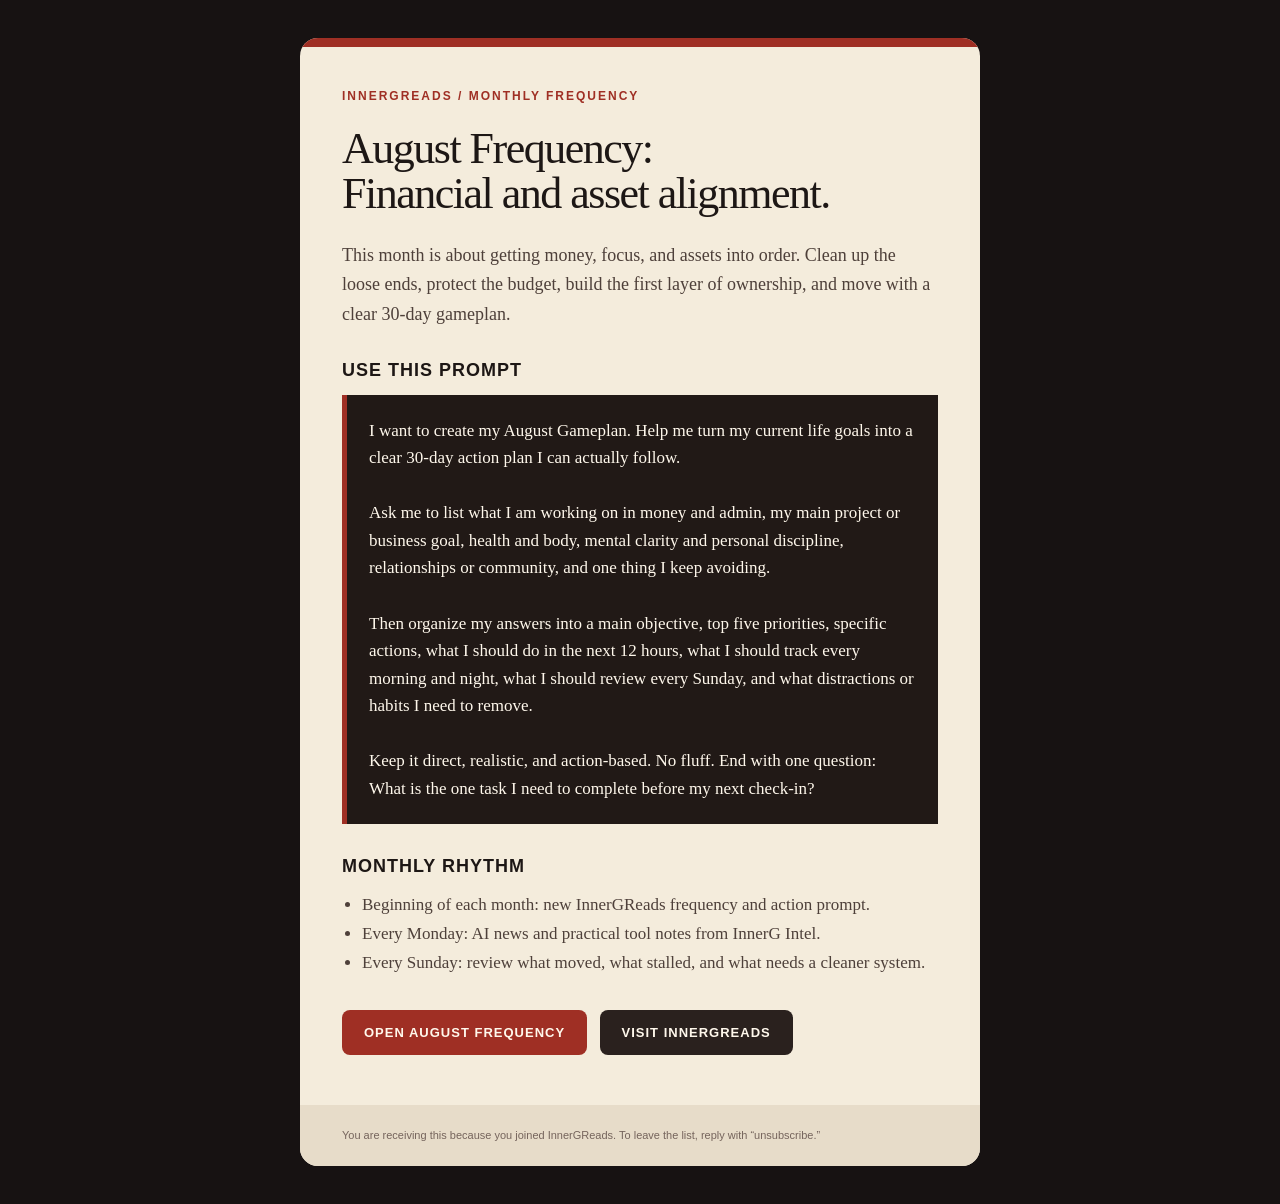
<file: docs/newsletters/2026-08-august-frequency.html>
<!doctype html>
<html lang="en">
  <head>
    <meta charset="utf-8">
    <meta name="viewport" content="width=device-width, initial-scale=1">
    <title>August Frequency: Financial And Asset Alignment</title>
  </head>
  <body style="margin:0;background:#171212;color:#f3eadb;font-family:Arial,Helvetica,sans-serif;">
    <div style="display:none;max-height:0;overflow:hidden;">
      August Frequency: financial alignment, asset alignment, money management, and focus.
    </div>
    <table role="presentation" width="100%" cellspacing="0" cellpadding="0" style="background:#171212;">
      <tr>
        <td align="center" style="padding:38px 16px;">
          <table role="presentation" width="100%" cellspacing="0" cellpadding="0" style="max-width:680px;background:#f4ecdc;color:#1d1715;border-radius:18px;overflow:hidden;">
            <tr><td style="height:9px;background:#9f2f24;"></td></tr>
            <tr>
              <td style="padding:42px 42px 18px;">
                <p style="margin:0 0 24px;color:#9f2f24;font-size:12px;font-weight:800;letter-spacing:2px;text-transform:uppercase;">InnerGReads / Monthly Frequency</p>
                <h1 style="margin:0;font-family:Georgia,'Times New Roman',serif;font-size:44px;line-height:1.02;font-weight:500;letter-spacing:-1.5px;">August Frequency:<br>Financial and asset alignment.</h1>
                <p style="margin:24px 0 0;font-family:Georgia,'Times New Roman',serif;font-size:18px;line-height:1.65;color:#4e403a;">
                  This month is about getting money, focus, and assets into order. Clean up the loose ends, protect the budget, build the first layer of ownership, and move with a clear 30-day gameplan.
                </p>
              </td>
            </tr>
            <tr>
              <td style="padding:12px 42px 8px;">
                <h2 style="margin:0 0 14px;font-size:18px;letter-spacing:1px;text-transform:uppercase;">Use this prompt</h2>
                <div style="padding:22px;background:#211916;color:#fff8ec;border-left:5px solid #9f2f24;font-family:Georgia,'Times New Roman',serif;font-size:17px;line-height:1.62;">
                  I want to create my August Gameplan. Help me turn my current life goals into a clear 30-day action plan I can actually follow.
                  <br><br>
                  Ask me to list what I am working on in money and admin, my main project or business goal, health and body, mental clarity and personal discipline, relationships or community, and one thing I keep avoiding.
                  <br><br>
                  Then organize my answers into a main objective, top five priorities, specific actions, what I should do in the next 12 hours, what I should track every morning and night, what I should review every Sunday, and what distractions or habits I need to remove.
                  <br><br>
                  Keep it direct, realistic, and action-based. No fluff. End with one question: What is the one task I need to complete before my next check-in?
                </div>
              </td>
            </tr>
            <tr>
              <td style="padding:24px 42px 10px;">
                <h2 style="margin:0 0 14px;font-size:18px;letter-spacing:1px;text-transform:uppercase;">Monthly rhythm</h2>
                <ul style="margin:0;padding-left:20px;color:#4e403a;font-family:Georgia,'Times New Roman',serif;font-size:17px;line-height:1.7;">
                  <li>Beginning of each month: new InnerGReads frequency and action prompt.</li>
                  <li>Every Monday: AI news and practical tool notes from InnerG Intel.</li>
                  <li>Every Sunday: review what moved, what stalled, and what needs a cleaner system.</li>
                </ul>
              </td>
            </tr>
            <tr>
              <td style="padding:22px 42px 42px;">
                <a href="https://www.innergreads.study/#next-frequency" style="display:inline-block;margin:0 8px 8px 0;padding:15px 22px;background:#9f2f24;color:#fff8ec;text-decoration:none;border-radius:8px;font-size:13px;font-weight:800;letter-spacing:1px;text-transform:uppercase;">Open August Frequency</a>
                <a href="https://www.innergreads.study/" style="display:inline-block;margin:0 0 8px;padding:15px 22px;background:#2a211e;color:#fff8ec;text-decoration:none;border-radius:8px;font-size:13px;font-weight:800;letter-spacing:1px;text-transform:uppercase;">Visit InnerGReads</a>
              </td>
            </tr>
            <tr>
              <td style="padding:22px 42px;background:#e7dcc9;font-size:11px;line-height:1.55;color:#75645c;">
                You are receiving this because you joined InnerGReads. To leave the list, reply with “unsubscribe.”
              </td>
            </tr>
          </table>
        </td>
      </tr>
    </table>
  </body>
</html>
</file>
<file: styles.css>
:root {
  --ink-950: oklch(0.145 0.012 24);
  --ink-900: oklch(0.18 0.014 24);
  --ink-800: oklch(0.24 0.016 24);
  --paper-100: oklch(0.94 0.028 82);
  --paper-200: oklch(0.9 0.04 82);
  --paper-300: oklch(0.82 0.05 76);
  --red-500: oklch(0.49 0.162 28);
  --red-600: oklch(0.42 0.145 28);
  --white: oklch(0.985 0.004 80);
  --muted-light: oklch(0.79 0.016 70);
  --muted-dark: oklch(0.39 0.016 40);
  --serif: Georgia, "Times New Roman", serif;
  --sans: "Helvetica Neue", Helvetica, Arial, sans-serif;
  --display: Impact, Haettenschweiler, "Arial Narrow Bold", sans-serif;
  --container: min(92vw, 1440px);
  --header-height: 104px;
}

* {
  box-sizing: border-box;
}

html {
  scroll-behavior: smooth;
  background: var(--ink-950);
}

body {
  margin: 0;
  background: var(--ink-950);
  color: var(--white);
  font-family: var(--sans);
  font-synthesis: none;
  -webkit-font-smoothing: antialiased;
  -moz-osx-font-smoothing: grayscale;
}

body.menu-open {
  overflow: hidden;
}

::selection {
  color: var(--white);
  background: var(--red-500);
}

img {
  display: block;
  height: auto;
  max-width: 100%;
}

a {
  color: inherit;
  text-decoration-thickness: from-font;
  text-underline-position: from-font;
}

button,
a {
  -webkit-tap-highlight-color: transparent;
}

.skip-link {
  position: fixed;
  inset: 12px auto auto 12px;
  z-index: 1000;
  padding: 12px 16px;
  color: var(--ink-950);
  background: var(--paper-100);
  transform: translateY(-150%);
  transition-property: transform;
  transition-duration: 180ms;
}

.skip-link:focus {
  transform: translateY(0);
}

.sr-only {
  position: absolute;
  width: 1px;
  height: 1px;
  padding: 0;
  margin: -1px;
  overflow: hidden;
  clip: rect(0, 0, 0, 0);
  white-space: nowrap;
  border: 0;
}

.intro {
  position: fixed;
  inset: 0;
  z-index: 900;
  display: grid;
  place-items: center;
  overflow: hidden;
  background: var(--ink-950);
  transition-property: opacity, visibility;
  transition-duration: 600ms;
  transition-timing-function: cubic-bezier(0.2, 0, 0, 1);
}

.intro::before,
.intro::after {
  position: absolute;
  content: "";
  inset-inline: 0;
  height: 1px;
  background: oklch(0.985 0.004 80 / 0.12);
  transform: scaleX(0);
  animation: intro-scan 1.25s cubic-bezier(0.2, 0, 0, 1) forwards;
}

.intro::before {
  inset-block-start: 32%;
  transform-origin: left;
}

.intro::after {
  inset-block-end: 32%;
  transform-origin: right;
}

.intro.is-finished {
  opacity: 0;
  visibility: hidden;
  pointer-events: none;
}

.intro-mark {
  display: grid;
  justify-items: center;
  gap: 13px;
  text-align: center;
}

.intro-label,
.intro-author {
  font-size: 0.69rem;
  font-weight: 700;
  letter-spacing: 0.2em;
  text-transform: uppercase;
}

.intro-label {
  color: var(--red-500);
}

.intro-title {
  font-family: var(--serif);
  font-size: clamp(2.5rem, 7vw, 6.5rem);
  line-height: 0.95;
  letter-spacing: -0.055em;
  text-wrap: balance;
}

.intro-rule {
  width: min(180px, 42vw);
  height: 2px;
  background: var(--red-500);
  transform-origin: center;
  animation: intro-rule 1s 300ms cubic-bezier(0.2, 0, 0, 1) both;
}

.intro-author {
  color: var(--paper-300);
}

@keyframes intro-scan {
  to {
    transform: scaleX(1);
  }
}

@keyframes intro-rule {
  from {
    transform: scaleX(0);
  }
  to {
    transform: scaleX(1);
  }
}

.site-header {
  position: absolute;
  inset: 0 0 auto;
  z-index: 50;
  display: flex;
  align-items: center;
  justify-content: space-between;
  min-height: var(--header-height);
  width: var(--container);
  margin-inline: auto;
}

.brand {
  display: inline-flex;
  align-items: center;
  gap: 14px;
  min-height: 48px;
  text-decoration: none;
}

.brand-mark {
  position: relative;
  display: grid;
  place-items: center;
  width: 46px;
  height: 46px;
  color: var(--paper-100);
  font-family: var(--serif);
  font-size: 1rem;
  border: 1px solid oklch(0.985 0.004 80 / 0.35);
  border-radius: 50%;
}

.brand-mark span {
  position: absolute;
  mix-blend-mode: screen;
}

.brand-mark span:first-child {
  transform: translateX(-7px);
}

.brand-mark span:last-child {
  transform: translateX(7px);
}

.brand-copy {
  display: grid;
  gap: 2px;
}

.brand-copy strong {
  font-family: var(--serif);
  font-size: 1.2rem;
  font-weight: 600;
  letter-spacing: -0.02em;
}

.brand-copy em {
  color: var(--paper-300);
  font-family: var(--serif);
  font-size: 0.78rem;
}

.site-nav {
  display: flex;
  align-items: center;
  gap: clamp(13px, 1.45vw, 25px);
}

.site-nav a {
  position: relative;
  display: inline-flex;
  align-items: center;
  min-height: 44px;
  font-size: 0.72rem;
  font-weight: 700;
  letter-spacing: 0.12em;
  text-decoration: none;
  text-transform: uppercase;
}

.site-nav a::after {
  position: absolute;
  content: "";
  inset: auto 0 8px;
  height: 1px;
  background: var(--red-500);
  transform: scaleX(0);
  transform-origin: right;
  transition-property: transform;
  transition-duration: 220ms;
  transition-timing-function: cubic-bezier(0.2, 0, 0, 1);
}

.site-nav a:hover::after,
.site-nav a:focus-visible::after {
  transform: scaleX(1);
  transform-origin: left;
}

.nav-socials,
.footer-socials {
  display: flex;
  flex: 0 0 auto;
  align-items: center;
  gap: 8px;
}

.social-icon-link {
  display: grid;
  flex: 0 0 44px;
  justify-content: center;
  place-items: center;
  width: 44px;
  height: 44px;
  min-width: 44px;
  min-height: 44px;
  max-width: 44px;
  padding: 0;
  overflow: hidden;
  color: var(--paper-100);
  background: oklch(1 0 0 / 0.055);
  aspect-ratio: 1;
  border-radius: 50%;
  box-sizing: border-box;
  box-shadow: inset 0 0 0 1px oklch(1 0 0 / 0.12);
  line-height: 0;
  text-decoration: none;
  transition-property: color, background-color, box-shadow, transform;
  transition-duration: 180ms;
  transition-timing-function: cubic-bezier(0.2, 0, 0, 1);
}

.social-icon-link svg {
  display: block;
  width: 18px;
  height: 18px;
  flex: none;
  overflow: visible;
  pointer-events: none;
}

.social-icon-link .discord-icon {
  width: 19px;
  height: 19px;
  transform: translateY(0.5px);
}

.social-icon-link svg path {
  fill: currentColor;
}

.social-icon-link svg rect,
.social-icon-link svg circle {
  fill: none;
  stroke: currentColor;
  stroke-width: 1.8;
}

.social-icon-link svg circle:last-child {
  fill: currentColor;
  stroke: none;
}

.social-icon-link .amazon-icon {
  width: 21px;
  height: 21px;
  overflow: visible;
}

.social-icon-link .amazon-icon text {
  fill: currentColor;
  font-family: Arial, Helvetica, sans-serif;
  font-size: 15px;
  font-weight: 700;
}

.social-icon-link .amazon-smile,
.social-icon-link .amazon-arrow {
  fill: none;
  stroke: currentColor;
  stroke-linecap: round;
  stroke-linejoin: round;
  stroke-width: 1.7;
}

.site-nav .social-icon-link::after {
  display: none;
}

.social-icon-link:hover,
.social-icon-link:focus-visible {
  color: var(--white);
  background: var(--red-500);
  box-shadow:
    0 10px 22px oklch(0 0 0 / 0.22),
    inset 0 1px oklch(1 0 0 / 0.16);
  transform: translateY(-2px);
}

.social-icon-link:active {
  transform: scale(0.96);
}

.menu-toggle {
  display: none;
  width: 44px;
  height: 44px;
  padding: 0;
  border: 0;
  color: var(--white);
  background: transparent;
}

.menu-toggle span:not(.sr-only) {
  display: block;
  width: 24px;
  height: 1px;
  margin: 6px auto;
  background: currentColor;
  transition-property: transform;
  transition-duration: 220ms;
}

.hero {
  position: relative;
  display: grid;
  grid-template-columns: minmax(0, 1fr) minmax(320px, 0.9fr) minmax(190px, 0.38fr);
  align-items: center;
  gap: clamp(32px, 5vw, 90px);
  min-height: 100svh;
  padding: calc(var(--header-height) + 56px) max(4vw, calc((100vw - 1440px) / 2)) 90px;
  overflow: hidden;
  isolation: isolate;
  background:
    radial-gradient(circle at 64% 42%, oklch(0.49 0.162 28 / 0.12), transparent 25%),
    linear-gradient(145deg, var(--ink-950), var(--ink-900));
}

.hero::after {
  position: absolute;
  z-index: -1;
  content: "";
  width: 65vw;
  aspect-ratio: 1;
  inset: 8% -28vw auto auto;
  border: 1px solid oklch(0.985 0.004 80 / 0.08);
  border-radius: 50%;
  box-shadow:
    0 0 0 7vw oklch(0.985 0.004 80 / 0.018),
    0 0 0 14vw oklch(0.985 0.004 80 / 0.012);
}

.frequency-field {
  position: absolute;
  z-index: -1;
  inset: 0;
  opacity: 0.24;
  pointer-events: none;
}

.frequency-field i {
  position: absolute;
  inset-inline-start: -10vw;
  width: 120vw;
  height: 1px;
  background: linear-gradient(90deg, transparent, var(--red-500), transparent);
  transform: rotate(-8deg) scaleX(0.82);
}

.frequency-field i:nth-child(1) { inset-block-start: 22%; }
.frequency-field i:nth-child(2) { inset-block-start: 36%; transform: rotate(5deg) scaleX(0.68); }
.frequency-field i:nth-child(3) { inset-block-start: 47%; transform: rotate(-3deg) scaleX(0.92); }
.frequency-field i:nth-child(4) { inset-block-start: 54%; transform: rotate(2deg) scaleX(0.55); }
.frequency-field i:nth-child(5) { inset-block-start: 65%; transform: rotate(-5deg) scaleX(0.75); }
.frequency-field i:nth-child(6) { inset-block-start: 78%; transform: rotate(3deg) scaleX(0.88); }
.frequency-field i:nth-child(7) { inset-block-start: 91%; transform: rotate(-2deg) scaleX(0.65); }

.eyebrow {
  margin: 0 0 18px;
  color: var(--red-500);
  font-size: 0.71rem;
  font-weight: 800;
  letter-spacing: 0.18em;
  text-transform: uppercase;
}

.hero-copy {
  position: relative;
  z-index: 2;
  max-width: 700px;
}

.hero h1 {
  margin: 0;
  font-family: var(--serif);
  font-size: clamp(3.65rem, 6.8vw, 8.5rem);
  font-weight: 500;
  line-height: 0.86;
  letter-spacing: -0.066em;
  text-wrap: balance;
}

.hero h1 span {
  display: block;
  color: var(--paper-300);
  font-style: italic;
}

.hero-description {
  max-width: 57ch;
  margin: 34px 0 0;
  color: var(--muted-light);
  font-family: var(--serif);
  font-size: clamp(1rem, 1.3vw, 1.24rem);
  line-height: 1.55;
  text-wrap: pretty;
}

.hero-actions,
.featured-actions {
  display: flex;
  align-items: center;
  flex-wrap: wrap;
  gap: 24px;
  margin-block-start: 34px;
}

.button {
  display: inline-flex;
  align-items: center;
  justify-content: space-between;
  gap: 20px;
  min-height: 52px;
  padding: 0 20px;
  font-size: 0.72rem;
  font-weight: 800;
  letter-spacing: 0.11em;
  text-decoration: none;
  text-transform: uppercase;
  user-select: none;
  transition-property: transform, background-color, color;
  transition-duration: 180ms;
}

.button:active {
  transform: scale(0.96);
}

.button-primary {
  color: var(--white);
  background: var(--red-500);
  box-shadow:
    0 16px 32px oklch(0 0 0 / 0.25),
    inset 0 1px oklch(1 0 0 / 0.18);
}

.button-primary:hover,
.button-primary:focus-visible {
  background: var(--red-600);
}

.button-dark {
  color: var(--white);
  background: var(--ink-950);
  box-shadow: 0 14px 30px oklch(0 0 0 / 0.18);
}

.button-dark:hover,
.button-dark:focus-visible {
  background: var(--red-600);
}

.button-outline,
.button-outline-dark {
  background: transparent;
  box-shadow: inset 0 0 0 1px currentColor;
}

.button-outline {
  color: var(--paper-100);
}

.button-outline-dark {
  color: var(--ink-950);
}

.button-outline:hover,
.button-outline:focus-visible,
.button-outline-dark:hover,
.button-outline-dark:focus-visible {
  color: var(--white);
  background: var(--red-600);
  box-shadow: inset 0 0 0 1px var(--red-600);
}

.text-link {
  display: inline-flex;
  align-items: center;
  gap: 14px;
  min-height: 44px;
  color: var(--paper-100);
  font-size: 0.76rem;
  font-weight: 700;
  letter-spacing: 0.08em;
  text-decoration-color: var(--red-500);
  text-decoration-line: underline;
  text-underline-offset: 7px;
}

.text-link-dark {
  color: var(--ink-950);
}

.purchase-block {
  margin-block-start: 34px;
}

.purchase-label {
  margin: 0;
  color: var(--red-600);
  font-size: 0.68rem;
  font-weight: 800;
  letter-spacing: 0.16em;
  text-transform: uppercase;
}

.purchase-block .featured-actions {
  margin-block-start: 14px;
}

.book-stage {
  position: relative;
  z-index: 2;
  display: grid;
  place-items: center;
  min-height: clamp(500px, 67vh, 720px);
  min-width: 0;
  cursor: grab;
  touch-action: pan-y;
  user-select: none;
}

.book-stage.is-dragging {
  cursor: grabbing;
}

.book-aura {
  position: absolute;
  z-index: -1;
  width: 110%;
  aspect-ratio: 1;
  border-radius: 50%;
  background: radial-gradient(circle, oklch(0.49 0.162 28 / 0.24), transparent 67%);
  filter: blur(20px);
}

#book-canvas {
  grid-area: 1 / 1;
  width: 100%;
  height: clamp(500px, 67vh, 720px);
  outline: none;
}

#book-canvas:focus-visible {
  outline: none;
}

.book-stage:has(#book-canvas:focus-visible) .drag-note {
  color: var(--paper-100);
  text-decoration-color: var(--red-500);
  text-decoration-line: underline;
  text-underline-offset: 6px;
}

.book-loading,
.book-fallback {
  grid-area: 1 / 1;
}

.book-loading {
  z-index: 4;
  display: grid;
  justify-items: center;
  gap: 14px;
  color: var(--muted-light);
  font-size: 0.65rem;
  font-weight: 800;
  letter-spacing: 0.14em;
  text-transform: uppercase;
  transition-property: opacity, visibility;
  transition-duration: 280ms;
}

.book-loading span {
  width: 70px;
  height: 1px;
  overflow: hidden;
  background: oklch(1 0 0 / 0.14);
}

.book-loading span::after {
  display: block;
  width: 44%;
  height: 100%;
  content: "";
  background: var(--red-500);
  animation: book-loading 1.1s ease-in-out infinite alternate;
}

.book-stage.is-ready .book-loading {
  visibility: hidden;
  opacity: 0;
}

.book-fallback {
  display: none;
  width: min(72%, 410px);
  filter: drop-shadow(30px 36px 35px oklch(0 0 0 / 0.44));
  transform: rotate(-2deg);
}

.book-fallback img {
  outline: 1px solid oklch(1 0 0 / 0.1);
}

.book-stage.is-fallback #book-canvas,
.book-stage.is-fallback .book-loading {
  display: none;
}

.book-stage.is-fallback .book-fallback {
  display: block;
}

.drag-note {
  position: absolute;
  inset: auto 0 9px;
  margin: 0;
  color: var(--muted-light);
  font-size: 0.64rem;
  font-weight: 700;
  letter-spacing: 0.14em;
  text-align: center;
  text-transform: uppercase;
}

@keyframes book-loading {
  from { transform: translateX(-65%); }
  to { transform: translateX(165%); }
}

.release-meta {
  position: relative;
  z-index: 2;
  align-self: end;
  padding-block-end: 70px;
}

.release-number {
  display: block;
  margin-block-end: 28px;
  color: var(--red-500);
  font-family: var(--serif);
  font-size: clamp(3.2rem, 5vw, 6rem);
  line-height: 0.8;
  font-variant-numeric: tabular-nums;
}

.release-meta dl {
  display: grid;
  gap: 16px;
  margin: 0;
}

.release-meta dl div {
  padding-block-start: 12px;
  border-block-start: 1px solid oklch(1 0 0 / 0.12);
}

.release-meta dt {
  margin-block-end: 4px;
  color: var(--muted-light);
  font-size: 0.61rem;
  font-weight: 700;
  letter-spacing: 0.13em;
  text-transform: uppercase;
}

.release-meta dd {
  margin: 0;
  font-family: var(--serif);
  font-size: 0.95rem;
  line-height: 1.35;
}

.scroll-cue {
  position: absolute;
  inset: auto auto 28px 50%;
  z-index: 2;
  display: grid;
  justify-items: center;
  gap: 10px;
  color: var(--muted-light);
  font-size: 0.59rem;
  font-weight: 700;
  letter-spacing: 0.16em;
  text-decoration: none;
  text-transform: uppercase;
  transform: translateX(-50%);
}

.scroll-cue i {
  display: block;
  width: 1px;
  height: 34px;
  overflow: hidden;
  background: oklch(1 0 0 / 0.18);
}

.scroll-cue i::after {
  display: block;
  width: 100%;
  height: 50%;
  content: "";
  background: var(--red-500);
  animation: scroll-line 1.8s infinite cubic-bezier(0.2, 0, 0, 1);
}

@keyframes scroll-line {
  from {
    transform: translateY(-110%);
  }
  to {
    transform: translateY(220%);
  }
}

.library-section {
  padding: clamp(100px, 13vw, 190px) max(4vw, calc((100vw - 1440px) / 2));
  color: var(--ink-950);
  background:
    radial-gradient(circle at 0 10%, oklch(0.49 0.162 28 / 0.08), transparent 28%),
    var(--paper-100);
}

.section-heading {
  display: grid;
  grid-template-columns: minmax(180px, 0.3fr) minmax(300px, 0.9fr) minmax(260px, 0.6fr);
  gap: 40px;
  align-items: start;
  margin-block-end: clamp(70px, 9vw, 140px);
}

.section-heading h2 {
  max-width: 16ch;
  margin: 0;
  font-family: var(--serif);
  font-size: clamp(2.7rem, 5vw, 6.2rem);
  font-weight: 500;
  line-height: 0.94;
  letter-spacing: -0.058em;
  text-wrap: balance;
}

.section-heading > p:last-child {
  max-width: 45ch;
  margin: 0;
  color: var(--muted-dark);
  font-family: var(--serif);
  font-size: 1.04rem;
  line-height: 1.6;
  text-wrap: pretty;
}

.featured-release {
  display: grid;
  grid-template-columns: minmax(300px, 1.06fr) minmax(320px, 0.94fr);
  min-height: 760px;
  overflow: hidden;
  background: var(--paper-200);
  box-shadow:
    0 30px 80px oklch(0.2 0.02 30 / 0.14),
    inset 0 1px oklch(1 0 0 / 0.35);
}

.featured-image {
  position: relative;
  display: grid;
  place-items: center;
  min-height: 600px;
  padding: clamp(34px, 6vw, 92px);
  overflow: hidden;
  background:
    linear-gradient(135deg, oklch(0.84 0.05 77), oklch(0.93 0.025 78));
}

.featured-image::after {
  position: absolute;
  content: "INNERGREADS / 001";
  inset: auto auto 22px 26px;
  color: oklch(0.2 0.02 30 / 0.5);
  font-size: 0.6rem;
  font-weight: 800;
  letter-spacing: 0.18em;
}

.featured-image img {
  width: min(100%, 650px);
  outline: 1px solid oklch(0 0 0 / 0.1);
  box-shadow: 0 30px 60px oklch(0.2 0.02 30 / 0.18);
}

.featured-copy {
  display: flex;
  flex-direction: column;
  justify-content: center;
  padding: clamp(42px, 7vw, 110px);
}

.release-kicker {
  margin: 0 0 22px;
  color: var(--red-600);
  font-size: 0.69rem;
  font-weight: 800;
  letter-spacing: 0.16em;
  text-transform: uppercase;
}

.featured-copy h3 {
  margin: 0;
  font-family: var(--serif);
  font-size: clamp(2.7rem, 4.6vw, 5.8rem);
  font-weight: 500;
  line-height: 0.93;
  letter-spacing: -0.057em;
  text-wrap: balance;
}

.featured-copy > p:not(.release-kicker) {
  max-width: 58ch;
  color: var(--muted-dark);
  font-family: var(--serif);
  font-size: 1rem;
  line-height: 1.6;
}

.featured-copy .featured-lede {
  margin-block-start: 28px;
  color: var(--ink-950);
  font-size: clamp(1.1rem, 1.5vw, 1.35rem);
}

.format-list {
  display: grid;
  grid-template-columns: repeat(3, 1fr);
  gap: 1px;
  margin: 34px 0 0;
  padding: 0;
  list-style: none;
  background: oklch(0.2 0.02 30 / 0.16);
}

.format-list li {
  display: grid;
  gap: 5px;
  min-width: 0;
  padding: 18px 14px;
  background: var(--paper-200);
  font-size: 0.67rem;
  font-weight: 700;
  letter-spacing: 0.08em;
  text-transform: uppercase;
}

.format-list span {
  color: var(--red-600);
  font-family: var(--serif);
  font-size: 1.7rem;
  letter-spacing: -0.04em;
  font-variant-numeric: tabular-nums;
}

.next-frequency-section {
  padding: clamp(100px, 13vw, 190px) max(4vw, calc((100vw - 1440px) / 2));
  overflow: hidden;
  color: var(--ink-950);
  background:
    linear-gradient(90deg, var(--red-500) 0 12px, transparent 12px),
    var(--paper-200);
}

.study-bridge {
  display: grid;
  grid-template-columns: minmax(300px, 1.05fr) minmax(240px, 0.55fr);
  gap: clamp(48px, 10vw, 150px);
  align-items: center;
  padding: clamp(90px, 12vw, 170px) max(4vw, calc((100vw - 1440px) / 2));
  color: var(--white);
  background:
    linear-gradient(90deg, var(--red-500) 0 12px, transparent 12px),
    var(--ink-950);
}

.study-bridge-copy h2 {
  max-width: 12ch;
  margin: 0;
  font-family: var(--serif);
  font-size: clamp(3rem, 5vw, 6.5rem);
  font-weight: 500;
  line-height: 0.92;
  letter-spacing: -0.06em;
  text-wrap: balance;
}

.study-bridge-copy > p:not(.eyebrow) {
  max-width: 52ch;
  margin: 28px 0 0;
  color: var(--muted-light);
  font-family: var(--serif);
  font-size: 1.08rem;
  line-height: 1.62;
  text-wrap: pretty;
}

.study-bridge-copy .button {
  margin-block-start: 34px;
}

.study-bridge-signal {
  position: relative;
  display: grid;
  align-content: center;
  min-height: 360px;
  padding: 38px;
  overflow: hidden;
  border: 1px solid oklch(1 0 0 / 0.14);
  background:
    radial-gradient(circle at 100% 0, oklch(0.49 0.162 28 / 0.38), transparent 43%),
    var(--ink-900);
}

.study-bridge-signal::before,
.study-bridge-signal::after {
  position: absolute;
  content: "";
  width: 280px;
  height: 280px;
  border: 1px solid oklch(1 0 0 / 0.12);
  border-radius: 50%;
}

.study-bridge-signal::before {
  inset: -145px -85px auto auto;
}

.study-bridge-signal::after {
  inset: auto auto -190px -130px;
}

.study-bridge-signal span,
.study-bridge-signal small {
  position: relative;
  z-index: 1;
  color: var(--muted-light);
  font-size: 0.64rem;
  font-weight: 800;
  letter-spacing: 0.14em;
  text-transform: uppercase;
}

.study-bridge-signal strong {
  position: relative;
  z-index: 1;
  margin: 34px 0 26px;
  color: var(--paper-100);
  font-family: var(--serif);
  font-size: clamp(2.4rem, 5vw, 5rem);
  font-weight: 500;
  line-height: 0.86;
  letter-spacing: -0.06em;
}

.study-bridge-signal i {
  position: relative;
  z-index: 1;
  width: 100%;
  height: 1px;
  margin-block-end: 18px;
  background: var(--red-500);
  transform-origin: left;
  animation: signal-line 2.4s ease-in-out infinite alternate;
}

@keyframes signal-line {
  from { transform: scaleX(0.28); opacity: 0.45; }
  to { transform: scaleX(1); opacity: 1; }
}

.next-frequency-heading {
  display: grid;
  grid-template-columns: minmax(180px, 0.32fr) minmax(320px, 0.92fr) minmax(280px, 0.58fr);
  gap: clamp(28px, 5vw, 76px);
  align-items: start;
  margin-block-end: clamp(54px, 8vw, 104px);
}

.next-frequency-heading h2 {
  max-width: 12ch;
  margin: 0;
  font-family: var(--serif);
  font-size: clamp(3rem, 5.7vw, 7.2rem);
  font-weight: 500;
  line-height: 0.91;
  letter-spacing: -0.062em;
  text-wrap: balance;
}

.frequency-status {
  display: inline-flex;
  align-items: center;
  gap: 9px;
  margin: 26px 0 0;
  color: var(--red-600);
  font-size: 0.66rem;
  font-weight: 800;
  letter-spacing: 0.11em;
  line-height: 1.4;
  text-transform: uppercase;
}

.frequency-status span {
  flex: 0 0 auto;
  width: 8px;
  height: 8px;
  background: var(--red-500);
  border-radius: 50%;
  box-shadow: 0 0 0 5px oklch(0.49 0.162 28 / 0.12);
}

.next-frequency-copy {
  display: grid;
  gap: 28px;
}

.next-frequency-copy p {
  margin: 0;
  color: var(--muted-dark);
  font-family: var(--serif);
  font-size: 1.04rem;
  line-height: 1.62;
  text-wrap: pretty;
}

.next-frequency-copy .button {
  justify-self: start;
}

.study-rail {
  display: grid;
  grid-auto-columns: minmax(320px, min(39vw, 560px));
  grid-auto-flow: column;
  gap: clamp(18px, 2.4vw, 34px);
  padding: 8px 4px 26px;
  overflow-x: auto;
  overscroll-behavior-inline: contain;
  scroll-snap-type: inline mandatory;
  scrollbar-color: var(--red-500) oklch(0.2 0.02 30 / 0.12);
  scrollbar-width: thin;
}

.study-rail:focus-visible {
  outline: 3px solid oklch(0.49 0.162 28 / 0.38);
  outline-offset: 6px;
}

.study-card {
  margin: 0;
  scroll-snap-align: start;
}

.study-card img {
  width: 100%;
  aspect-ratio: 1;
  object-fit: cover;
  outline: 1px solid oklch(0 0 0 / 0.1);
  box-shadow: 0 24px 54px oklch(0.2 0.02 30 / 0.14);
}

.study-card figcaption {
  display: flex;
  align-items: baseline;
  justify-content: space-between;
  gap: 20px;
  margin-block-start: 16px;
  color: var(--ink-950);
  font-family: var(--serif);
  font-size: clamp(1.05rem, 1.5vw, 1.34rem);
}

.study-card figcaption span {
  color: var(--red-600);
  font-family: var(--sans);
  font-size: 0.62rem;
  font-weight: 800;
  letter-spacing: 0.12em;
  white-space: nowrap;
}

.study-swipe-note {
  margin: 12px 4px 0;
  color: var(--muted-dark);
  font-size: 0.64rem;
  font-weight: 800;
  letter-spacing: 0.13em;
  text-transform: uppercase;
}

.monthly-frequency-section {
  background:
    radial-gradient(circle at 86% 8%, oklch(0.72 0.12 73 / 0.22), transparent 32%),
    linear-gradient(90deg, var(--red-500) 0 12px, transparent 12px),
    var(--paper-200);
}

.monthly-frequency-section .next-frequency-heading h2 {
  max-width: 14ch;
}

.monthly-frequency-grid {
  display: grid;
  grid-template-columns: repeat(4, minmax(0, 1fr));
  gap: 1px;
  background: oklch(0.2 0.02 30 / 0.16);
  border: 1px solid oklch(0.2 0.02 30 / 0.18);
}

.monthly-frequency-card {
  display: flex;
  flex-direction: column;
  min-height: 310px;
  padding: clamp(24px, 3vw, 38px);
  background: oklch(0.955 0.024 83);
}

.monthly-frequency-card span {
  width: max-content;
  margin-block-end: auto;
  color: var(--red-600);
  font-size: 0.66rem;
  font-weight: 900;
  letter-spacing: 0.16em;
  text-transform: uppercase;
}

.monthly-frequency-card h3 {
  margin: clamp(52px, 7vw, 96px) 0 16px;
  font-family: var(--serif);
  font-size: clamp(1.75rem, 2.7vw, 3.35rem);
  font-weight: 500;
  line-height: 0.96;
  letter-spacing: -0.055em;
}

.monthly-frequency-card p {
  margin: 0;
  color: var(--muted-dark);
  font-family: var(--serif);
  font-size: 1rem;
  line-height: 1.55;
}

.monthly-frequency-prompt {
  background: var(--ink-950);
}

.monthly-frequency-prompt h3,
.monthly-frequency-prompt p {
  color: var(--paper-100);
}

.inside-section {
  display: grid;
  grid-template-columns: minmax(250px, 0.55fr) minmax(320px, 0.75fr) minmax(320px, 0.7fr);
  gap: clamp(32px, 6vw, 100px);
  align-items: start;
  padding: clamp(100px, 13vw, 190px) max(4vw, calc((100vw - 1440px) / 2));
  background: var(--ink-900);
}

.inside-intro {
  position: sticky;
  inset-block-start: 50px;
}

.inside-intro h2 {
  margin: 0;
  font-family: var(--serif);
  font-size: clamp(3rem, 5vw, 6.4rem);
  font-weight: 500;
  line-height: 0.92;
  letter-spacing: -0.06em;
  text-wrap: balance;
}

.inside-intro > p:last-child {
  max-width: 40ch;
  margin-block-start: 26px;
  color: var(--muted-light);
  font-family: var(--serif);
  line-height: 1.6;
}

.contents-frame {
  padding: 9px;
  background: var(--paper-100);
  box-shadow: 0 26px 60px oklch(0 0 0 / 0.32);
  transform: rotate(-1.5deg);
}

.contents-frame img {
  width: 100%;
  outline: 1px solid oklch(0 0 0 / 0.1);
}

.verse-index {
  margin: 0;
  padding: 0;
  list-style: none;
  counter-reset: verse;
}

.verse-index li {
  display: grid;
  grid-template-columns: 42px 1fr;
  gap: 18px;
  align-items: baseline;
  padding: 14px 0;
  color: var(--paper-100);
  font-family: var(--serif);
  font-size: clamp(0.95rem, 1.2vw, 1.14rem);
  line-height: 1.35;
  border-block-end: 1px solid oklch(1 0 0 / 0.1);
}

.verse-index span {
  color: var(--red-500);
  font-family: var(--sans);
  font-size: 0.62rem;
  font-weight: 800;
  letter-spacing: 0.1em;
  font-variant-numeric: tabular-nums;
}

.manifesto {
  display: grid;
  place-items: center;
  min-height: 74svh;
  padding: 100px 5vw;
  color: var(--ink-950);
  text-align: center;
  background: var(--red-500);
}

.manifesto blockquote {
  position: relative;
  max-width: 20ch;
  margin: 0;
  font-family: var(--serif);
  font-size: clamp(3rem, 7vw, 9rem);
  line-height: 0.93;
  letter-spacing: -0.065em;
  text-wrap: balance;
}

.manifesto blockquote > span {
  position: absolute;
  inset: -0.25em auto auto -0.55em;
  color: oklch(0.2 0.02 30 / 0.16);
  font-size: 2em;
}

.manifesto em {
  display: block;
  color: var(--paper-100);
}

.imprint-section {
  display: grid;
  grid-template-columns: minmax(300px, 0.9fr) minmax(320px, 0.75fr);
  gap: clamp(50px, 10vw, 160px);
  align-items: center;
  padding: clamp(100px, 13vw, 190px) max(4vw, calc((100vw - 1440px) / 2));
  color: var(--ink-950);
  background: var(--paper-100);
}

.imprint-mark {
  position: relative;
  display: grid;
  place-items: center;
  width: min(45vw, 560px);
  aspect-ratio: 1;
  margin-inline: auto;
  color: var(--red-600);
  font-family: var(--serif);
  font-size: clamp(7rem, 18vw, 18rem);
  border: 1px solid oklch(0.2 0.02 30 / 0.18);
  border-radius: 50%;
}

.imprint-mark span {
  position: absolute;
  mix-blend-mode: multiply;
}

.imprint-mark span:first-child {
  transform: translateX(-0.16em);
}

.imprint-mark span:last-child {
  transform: translateX(0.16em);
}

.imprint-copy h2 {
  margin: 0;
  font-family: var(--serif);
  font-size: clamp(3.2rem, 7vw, 8rem);
  font-weight: 500;
  line-height: 0.9;
  letter-spacing: -0.065em;
}

.imprint-copy > p {
  max-width: 58ch;
  color: var(--muted-dark);
  font-family: var(--serif);
  font-size: 1.05rem;
  line-height: 1.6;
}

.imprint-copy .imprint-lede {
  color: var(--ink-950);
  font-size: clamp(1.3rem, 2vw, 1.85rem);
  line-height: 1.35;
}

.imprint-links {
  display: flex;
  flex-wrap: wrap;
  gap: 28px;
  margin-block-start: 34px;
}

.imprint-links a {
  display: inline-flex;
  align-items: center;
  gap: 12px;
  min-height: 44px;
  color: var(--red-600);
  font-size: 0.72rem;
  font-weight: 800;
  letter-spacing: 0.1em;
  text-transform: uppercase;
}

.next-releases {
  padding: clamp(100px, 13vw, 190px) max(4vw, calc((100vw - 1440px) / 2));
  background: var(--ink-950);
}

.section-heading-dark {
  grid-template-columns: minmax(180px, 0.3fr) 1fr;
  color: var(--white);
}

.section-heading-dark h2 {
  max-width: 18ch;
}

.shelf {
  display: grid;
  grid-template-columns: repeat(3, 1fr);
  gap: 1px;
  background: oklch(1 0 0 / 0.12);
}

.shelf-card {
  position: relative;
  display: flex;
  flex-direction: column;
  justify-content: space-between;
  min-height: 420px;
  padding: 28px;
  overflow: hidden;
  background: var(--ink-900);
}

.shelf-card::after {
  position: absolute;
  content: "";
  width: 260px;
  aspect-ratio: 1;
  inset: auto -130px -130px auto;
  border: 1px solid oklch(1 0 0 / 0.08);
  border-radius: 50%;
  transition-property: transform;
  transition-duration: 300ms;
  transition-timing-function: cubic-bezier(0.2, 0, 0, 1);
}

.shelf-card:hover::after {
  transform: scale(1.18);
}

.shelf-card-live {
  background:
    linear-gradient(145deg, oklch(0.49 0.162 28 / 0.88), var(--red-600));
}

.shelf-number {
  color: var(--paper-300);
  font-family: var(--serif);
  font-size: 4.4rem;
  line-height: 1;
  letter-spacing: -0.06em;
  font-variant-numeric: tabular-nums;
}

.shelf-card p,
.shelf-card span:last-child {
  margin: 0;
  color: var(--muted-light);
  font-size: 0.65rem;
  font-weight: 800;
  letter-spacing: 0.14em;
  text-transform: uppercase;
}

.shelf-card h3 {
  max-width: 11ch;
  margin: 9px 0 16px;
  font-family: var(--serif);
  font-size: clamp(2rem, 3vw, 3.5rem);
  font-weight: 500;
  line-height: 0.95;
  letter-spacing: -0.05em;
  text-wrap: balance;
}

.site-footer {
  display: grid;
  grid-template-columns: 1fr auto 1fr;
  gap: 32px;
  align-items: center;
  padding: 54px max(4vw, calc((100vw - 1440px) / 2));
  color: var(--paper-100);
  background: oklch(0.11 0.01 24);
  border-block-start: 1px solid oklch(1 0 0 / 0.1);
}

.site-footer p,
.site-footer > a:last-child {
  color: var(--muted-light);
  font-size: 0.66rem;
  font-weight: 700;
  letter-spacing: 0.11em;
  text-transform: uppercase;
}

.site-footer > a:last-child {
  justify-self: end;
  min-height: 44px;
  align-content: center;
}

.footer-center {
  display: flex;
  align-items: center;
  justify-content: center;
  gap: 18px;
}

.footer-center p {
  margin: 0;
}

.mobile-buy {
  display: none;
}

.reveal {
  opacity: 0;
  transform: translateY(22px);
  transition-property: opacity, transform;
  transition-duration: 700ms;
  transition-timing-function: cubic-bezier(0.2, 0, 0, 1);
}

@keyframes animationIn {
  0% {
    opacity: 0;
    transform: translateY(30px);
    filter: blur(8px);
  }

  100% {
    opacity: 1;
    transform: translateY(0);
    filter: blur(0);
  }
}

.animate-on-scroll {
  animation: animationIn 0.8s ease-out 0.1s both;
  animation-play-state: paused;
}

.animate-on-scroll.animate {
  animation-play-state: running;
}

.reveal.is-visible {
  opacity: 1;
  transform: translateY(0);
}

.hero .reveal:nth-child(2) { transition-delay: 80ms; }
.hero .reveal:nth-child(3) { transition-delay: 160ms; }
.hero .reveal:nth-child(4) { transition-delay: 240ms; }

@media (max-width: 1100px) {
  :root {
    --header-height: 88px;
  }

  .hero {
    grid-template-columns: 1fr minmax(280px, 0.72fr);
    padding-block-end: 110px;
  }

  .release-meta {
    position: absolute;
    inset: auto 5vw 32px auto;
    display: flex;
    align-items: end;
    gap: 25px;
    padding: 0;
  }

  .release-meta dl {
    display: none;
  }

  .release-number {
    margin: 0;
  }

  .section-heading {
    grid-template-columns: minmax(160px, 0.3fr) 1fr;
  }

  .section-heading > p:last-child {
    grid-column: 2;
  }

  .next-frequency-heading {
    grid-template-columns: minmax(160px, 0.3fr) 1fr;
  }

  .next-frequency-copy {
    grid-column: 2;
  }

  .study-bridge {
    grid-template-columns: 1fr 0.72fr;
  }

  .inside-section {
    grid-template-columns: minmax(300px, 0.8fr) minmax(300px, 1fr);
  }

  .inside-intro {
    position: static;
    grid-column: 1 / -1;
  }
}

@media (max-width: 980px) {
  :root {
    --container: calc(100vw - 36px);
  }

  .site-header {
    position: absolute;
  }

  .brand-copy em {
    display: none;
  }

  .menu-toggle {
    position: relative;
    z-index: 60;
    display: block;
  }

  .menu-open .menu-toggle span:first-child {
    transform: translateY(3.5px) rotate(45deg);
  }

  .menu-open .menu-toggle span:nth-child(2) {
    transform: translateY(-3.5px) rotate(-45deg);
  }

  .site-nav {
    position: fixed;
    inset: 0;
    z-index: 55;
    display: flex;
    flex-direction: column;
    align-items: flex-start;
    justify-content: center;
    gap: 8px;
    padding: 90px 28px;
    visibility: hidden;
    opacity: 0;
    background: var(--ink-950);
    transform: translateY(-14px);
    transition-property: opacity, transform, visibility;
    transition-duration: 240ms;
    transition-timing-function: cubic-bezier(0.2, 0, 0, 1);
  }

  .menu-open .site-nav {
    visibility: visible;
    opacity: 1;
    transform: translateY(0);
  }

  .site-nav a {
    width: 100%;
    min-height: 62px;
    font-family: var(--serif);
    font-size: clamp(1.8rem, 9vw, 3rem);
    font-weight: 500;
    letter-spacing: -0.04em;
    text-transform: none;
    border-block-end: 1px solid oklch(1 0 0 / 0.1);
  }

  .site-nav .nav-socials {
    width: 100%;
    gap: 12px;
    margin-block-start: 20px;
  }

  .site-nav .social-icon-link {
    flex-basis: 52px;
    width: 52px;
    height: 52px;
    min-width: 52px;
    min-height: 52px;
    max-width: 52px;
    font-family: inherit;
    font-size: inherit;
    border-block-end: 0;
  }

  .hero {
    grid-template-columns: minmax(0, 1fr);
    gap: 55px;
    min-height: auto;
    padding: 130px 22px 110px;
  }

  .hero-copy {
    width: 100%;
    min-width: 0;
  }

  .hero h1 {
    font-size: clamp(3.6rem, 17vw, 6.8rem);
  }

  .hero-actions,
  .featured-actions {
    align-items: stretch;
    flex-direction: column;
    gap: 12px;
  }

  .hero-actions .button,
  .featured-actions .button {
    width: 100%;
  }

  .study-bridge {
    grid-template-columns: 1fr;
    gap: 54px;
    padding-inline: 22px;
  }

  .study-bridge-signal {
    min-height: 300px;
  }

  .book-stage,
  #book-canvas {
    min-height: 470px;
    height: 470px;
  }

  .drag-note {
    display: none;
  }

  .release-meta {
    position: static;
    justify-content: flex-start;
  }

  .release-meta dl {
    display: grid;
    grid-template-columns: repeat(2, 1fr);
  }

  .scroll-cue {
    display: none;
  }

  .section-heading,
  .section-heading-dark {
    grid-template-columns: 1fr;
    gap: 22px;
  }

  .section-heading > p:last-child {
    grid-column: auto;
  }

  .next-frequency-section {
    padding-inline: 22px;
    background:
      linear-gradient(90deg, var(--red-500) 0 7px, transparent 7px),
      var(--paper-200);
  }

  .next-frequency-heading {
    grid-template-columns: 1fr;
    gap: 24px;
  }

  .next-frequency-copy {
    grid-column: auto;
  }

  .next-frequency-copy .button {
    width: 100%;
  }

  .monthly-frequency-grid {
    grid-template-columns: 1fr;
  }

  .monthly-frequency-card {
    min-height: 260px;
  }

  .study-rail {
    grid-auto-columns: minmax(84vw, 84vw);
    margin-inline-end: -22px;
  }

  .featured-release {
    grid-template-columns: 1fr;
  }

  .featured-image {
    min-height: 440px;
    padding: 26px;
  }

  .featured-copy {
    padding: 44px 24px 54px;
  }

  .format-list {
    grid-template-columns: 1fr;
  }

  .inside-section {
    grid-template-columns: 1fr;
    padding-inline: 22px;
  }

  .inside-intro {
    grid-column: auto;
  }

  .contents-frame {
    transform: none;
  }

  .imprint-section {
    grid-template-columns: 1fr;
  }

  .imprint-mark {
    width: min(80vw, 480px);
  }

  .shelf {
    grid-template-columns: 1fr;
  }

  .shelf-card {
    min-height: 300px;
  }

  .site-footer {
    grid-template-columns: 1fr;
    padding-block-end: 100px;
  }

  .footer-center {
    align-items: flex-start;
    justify-content: flex-start;
    flex-direction: column;
  }

  .site-footer > a:last-child {
    justify-self: start;
  }

  .mobile-buy {
    position: fixed;
    z-index: 45;
    inset: auto 12px 12px;
    display: flex;
    align-items: center;
    justify-content: space-between;
    min-height: 56px;
    padding: 0 18px;
    color: var(--white);
    background: var(--red-500);
    font-size: 0.7rem;
    font-weight: 800;
    letter-spacing: 0.12em;
    text-decoration: none;
    text-transform: uppercase;
    box-shadow: 0 12px 32px oklch(0 0 0 / 0.32);
    transition-property: transform, background-color;
    transition-duration: 180ms;
  }

  .mobile-buy:active {
    transform: scale(0.96);
  }
}

/* Verse landing page: a quiet red field with sticky cards that gather as the reader scrolls. */
.verse-page {
  background: var(--red-500);
}

.verse-header {
  position: absolute;
  color: var(--paper-100);
}

.verse-header .brand-mark {
  color: var(--paper-100);
  border-color: oklch(0.985 0.004 80 / 0.42);
}

.verse-header .brand-copy em,
.verse-header .site-nav a {
  color: var(--paper-200);
}

.verse-header .site-nav a::after {
  background: var(--paper-100);
}

.verse-landing {
  overflow: clip;
  background: var(--red-500);
}

.verse-hero {
  position: relative;
  display: grid;
  grid-template-columns: minmax(0, 1fr) minmax(300px, 0.76fr);
  grid-template-rows: 1fr auto;
  column-gap: clamp(34px, 7vw, 120px);
  align-items: center;
  align-content: end;
  min-height: 100svh;
  padding: 170px max(5vw, calc((100vw - 1280px) / 2)) 86px;
  color: var(--ink-950);
  background: var(--red-500);
}

.verse-hero-grid {
  position: absolute;
  inset: 0;
  opacity: 0.22;
  background-image: linear-gradient(oklch(0.18 0.014 24 / 0.14) 1px, transparent 1px), linear-gradient(90deg, oklch(0.18 0.014 24 / 0.14) 1px, transparent 1px);
  background-size: 58px 58px;
  mask-image: radial-gradient(ellipse 65% 65% at 80% 10%, black 0%, transparent 72%);
}

.verse-hero > *:not(.verse-hero-grid) {
  position: relative;
  z-index: 1;
}

.verse-hero-copy {
  grid-column: 1;
  grid-row: 1;
}

.verse-book-stage {
  grid-column: 2;
  grid-row: 1 / span 2;
  min-height: min(72svh, 760px);
}

.verse-book-stage #book-canvas {
  height: min(72svh, 760px);
}

.verse-book-stage .book-aura {
  background: radial-gradient(circle, oklch(0.18 0.014 24 / 0.24), transparent 67%);
}

.verse-book-stage .book-loading,
.verse-book-stage .drag-note {
  color: var(--ink-950);
}

.verse-book-stage .book-loading span {
  background: oklch(0.18 0.014 24 / 0.2);
}

.verse-book-stage .book-loading span::after {
  background: var(--ink-950);
}

.verse-book-stage .drag-note {
  inset: 50% -10px auto auto;
  display: inline-flex;
  align-items: center;
  justify-content: center;
  gap: 11px;
  width: max-content;
  padding: 8px 10px;
  font-size: 0.62rem;
  letter-spacing: 0.13em;
  background: oklch(0.49 0.162 28 / 0.88);
  transform: translateY(-50%);
}

.verse-book-stage .drag-note span {
  display: inline-grid;
  place-items: center;
  width: 22px;
  height: 22px;
  color: var(--ink-950);
  border: 1px solid oklch(0.18 0.014 24 / 0.42);
  border-radius: 50%;
  animation: spin-prompt 1.8s ease-in-out infinite alternate;
}

.verse-book-stage .drag-note span:last-child {
  animation-delay: 180ms;
}

@keyframes spin-prompt {
  from { transform: translateX(-2px); opacity: 0.58; }
  to { transform: translateX(2px); opacity: 1; }
}

.verse-hero .verse-hero-cue {
  grid-column: 1;
  grid-row: 2;
}

.verse-hero .eyebrow,
.verse-buy .eyebrow {
  color: currentColor;
}

.verse-hero h1 {
  max-width: 10ch;
  margin: 20px 0 0;
  font-family: var(--serif);
  font-size: clamp(4.5rem, 12vw, 12rem);
  font-weight: 500;
  line-height: 0.82;
  letter-spacing: -0.075em;
  text-wrap: balance;
}

.verse-hero h1 em {
  display: block;
  margin-inline-start: 0.48em;
  font-style: italic;
}

.verse-hero-lede {
  max-width: 42ch;
  margin: 38px 0 0;
  font-family: var(--serif);
  font-size: clamp(1.05rem, 1.5vw, 1.35rem);
  line-height: 1.5;
}

.verse-hero-cue {
  display: inline-flex;
  align-items: center;
  gap: 18px;
  width: fit-content;
  margin-top: 68px;
  color: var(--ink-950);
  font-size: 0.7rem;
  font-weight: 800;
  letter-spacing: 0.15em;
  text-decoration: none;
  text-transform: uppercase;
}

.verse-hero-cue span {
  display: grid;
  place-items: center;
  width: 32px;
  height: 32px;
  border: 1px solid currentColor;
  border-radius: 50%;
}

.verse-stack-section {
  padding: clamp(90px, 12vw, 180px) max(5vw, calc((100vw - 1280px) / 2)) 0;
  color: var(--paper-100);
  background: var(--red-500);
}

.verse-stack-intro {
  display: grid;
  grid-template-columns: minmax(230px, 0.45fr) minmax(280px, 0.85fr) minmax(220px, 0.55fr);
  gap: 34px;
  align-items: end;
  max-width: 1200px;
  margin-inline: auto;
  padding-bottom: clamp(44px, 8vw, 96px);
}

.verse-stack-intro h2 {
  max-width: 9ch;
  margin: 0;
  font-family: var(--serif);
  font-size: clamp(3.4rem, 7vw, 8rem);
  font-weight: 500;
  line-height: 0.86;
  letter-spacing: -0.065em;
  text-wrap: balance;
}

.verse-stack-intro > p:last-child {
  max-width: 30ch;
  margin: 0;
  color: var(--paper-200);
  font-family: var(--serif);
  font-size: 1.05rem;
  line-height: 1.55;
}

.verse-stack {
  width: min(100%, 1100px);
  margin-inline: auto;
  padding-bottom: 12vh;
}

.verse-card {
  position: sticky;
  top: calc(76px + (var(--verse-index) * 8px));
  display: grid;
  grid-template-columns: minmax(60px, 0.22fr) minmax(0, 1fr);
  gap: clamp(24px, 5vw, 88px);
  align-items: start;
  min-height: min(64svh, 650px);
  margin-bottom: 9vh;
  padding: clamp(30px, 5vw, 72px);
  color: var(--ink-950);
  background: var(--paper-100);
  border: 1px solid oklch(0.18 0.014 24 / 0.2);
  box-shadow: 0 -16px 36px oklch(0.18 0.014 24 / 0.16), 0 24px 60px oklch(0.18 0.014 24 / 0.18);
  transform: rotate(-0.15deg);
}

.verse-card:nth-child(even) {
  transform: rotate(0.18deg);
}

.verse-card:nth-child(3n) {
  background: var(--paper-200);
}

.verse-card:nth-child(4n) {
  background: var(--ink-950);
  color: var(--paper-100);
}

.verse-card-number {
  color: var(--red-600);
  font-size: clamp(0.85rem, 1.2vw, 1.1rem);
  font-weight: 800;
  letter-spacing: 0.16em;
}

.verse-card:nth-child(4n) .verse-card-number {
  color: var(--red-500);
}

.verse-card-kicker {
  margin: 0 0 20px;
  color: var(--red-600);
  font-size: 0.66rem;
  font-weight: 800;
  letter-spacing: 0.14em;
  text-transform: uppercase;
}

.verse-card:nth-child(4n) .verse-card-kicker {
  color: var(--paper-300);
}

.verse-card h3 {
  max-width: 13ch;
  margin: 0;
  font-family: var(--serif);
  font-size: clamp(2.6rem, 6vw, 6.8rem);
  font-weight: 500;
  line-height: 0.88;
  letter-spacing: -0.065em;
  text-wrap: balance;
}

.verse-card div > p:last-child {
  max-width: 48ch;
  margin: 34px 0 0;
  color: var(--muted-dark);
  font-family: var(--serif);
  font-size: clamp(1rem, 1.35vw, 1.2rem);
  line-height: 1.6;
}

.verse-card:nth-child(4n) div > p:last-child {
  color: var(--muted-light);
}

.verse-buy {
  padding: clamp(110px, 16vw, 240px) 5vw;
  color: var(--paper-100);
  background: var(--ink-950);
}

.verse-frequency {
  padding-block: clamp(90px, 12vw, 170px);
  color: var(--ink-950);
}

.verse-frequency .next-frequency-heading h2,
.verse-frequency .monthly-frequency-card h3,
.verse-frequency .monthly-frequency-card p {
  color: var(--ink-950);
}

.verse-frequency .monthly-frequency-prompt h3,
.verse-frequency .monthly-frequency-prompt p {
  color: var(--paper-100);
}

.verse-frequency .next-frequency-heading {
  max-width: 1200px;
  margin-inline: auto;
}

.verse-frequency .monthly-frequency-grid {
  grid-template-columns: repeat(3, minmax(0, 1fr));
  max-width: 1200px;
  margin-inline: auto;
}

.frequency-link {
  justify-self: start;
  color: var(--ink-950);
  font-size: 0.7rem;
  font-weight: 800;
  letter-spacing: 0.12em;
  text-decoration-thickness: 1px;
  text-underline-offset: 6px;
  text-transform: uppercase;
}

.verse-buy-inner {
  width: min(100%, 900px);
  margin-inline: auto;
  text-align: center;
}

.verse-buy h2 {
  max-width: 10ch;
  margin: 18px auto 0;
  font-family: var(--serif);
  font-size: clamp(3.8rem, 8vw, 9rem);
  font-weight: 500;
  line-height: 0.84;
  letter-spacing: -0.07em;
  text-wrap: balance;
}

.verse-buy-inner > p:not(.eyebrow) {
  max-width: 50ch;
  margin: 32px auto 0;
  color: var(--muted-light);
  font-family: var(--serif);
  font-size: 1.1rem;
  line-height: 1.6;
}

.verse-buy-actions {
  display: flex;
  flex-wrap: wrap;
  justify-content: center;
  gap: 12px 18px;
  margin-top: 42px;
}

.verse-button-light,
.verse-button-outline,
.verse-preview-link {
  min-height: 52px;
  padding: 0 22px;
  font-size: 0.7rem;
  font-weight: 800;
  letter-spacing: 0.1em;
  text-decoration: none;
  text-transform: uppercase;
}

.verse-button-light {
  color: var(--ink-950);
  background: var(--paper-100);
}

.verse-button-outline {
  color: var(--paper-100);
  border: 1px solid oklch(0.985 0.004 80 / 0.48);
}

.verse-preview-link {
  display: inline-flex;
  align-items: center;
  gap: 8px;
  color: var(--paper-100);
}

.verse-footer {
  color: var(--paper-100);
  background: var(--ink-950);
}

.verse-footer p {
  margin: 0;
  color: var(--paper-300);
  font-size: 0.75rem;
  letter-spacing: 0.04em;
}

.verse-social-links {
  display: flex;
  flex-wrap: wrap;
  justify-content: flex-end;
  gap: 8px 16px;
}

.verse-social-links a {
  color: var(--paper-300);
  font-size: 0.68rem;
  font-weight: 800;
  letter-spacing: 0.1em;
  text-decoration: none;
  text-transform: uppercase;
}

.verse-social-links a:hover,
.verse-social-links a:focus-visible {
  color: var(--white);
  text-decoration: underline;
  text-underline-offset: 5px;
}

@media (max-width: 780px) {
  .verse-hero {
    grid-template-columns: 1fr;
    grid-template-rows: auto auto auto;
    min-height: 92svh;
    padding: 150px 22px 64px;
  }

  .verse-hero-copy,
  .verse-book-stage,
  .verse-hero .verse-hero-cue {
    grid-column: 1;
  }

  .verse-hero-copy {
    grid-row: 1;
  }

  .verse-book-stage {
    grid-row: 2;
    min-height: min(58svh, 500px);
    margin-top: 18px;
  }

  .verse-book-stage #book-canvas {
    height: min(58svh, 500px);
  }

  .verse-book-stage .drag-note {
    inset: auto 0 10px;
    width: auto;
    padding: 0;
    background: transparent;
    transform: none;
  }

  .verse-hero .verse-hero-cue {
    grid-row: 3;
    margin-top: 24px;
  }

  .verse-hero h1 {
    font-size: clamp(4rem, 17vw, 7rem);
  }

  .verse-hero h1 em {
    margin-inline-start: 0.18em;
  }

  .verse-stack-section {
    padding-inline: 18px;
  }

  .verse-stack-intro {
    grid-template-columns: 1fr;
    gap: 24px;
    padding-bottom: 52px;
  }

  .verse-stack-intro h2 {
    max-width: 10ch;
  }

  .verse-card {
    top: calc(62px + (var(--verse-index) * 5px));
    grid-template-columns: 1fr;
    gap: 24px;
    min-height: 70svh;
    margin-bottom: 7vh;
    padding: 28px 24px 34px;
  }

  .verse-card h3 {
    font-size: clamp(2.65rem, 13vw, 5.6rem);
  }

  .verse-card div > p:last-child {
    margin-top: 28px;
  }

  .verse-buy {
    padding-inline: 22px;
  }

  .verse-buy-actions {
    align-items: stretch;
    flex-direction: column;
  }

  .verse-social-links {
    justify-content: flex-start;
  }

  .verse-button-light,
  .verse-button-outline,
  .verse-preview-link {
    justify-content: center;
    width: 100%;
  }
}

@media (prefers-reduced-motion: reduce) {
  html {
    scroll-behavior: auto;
  }

  *,
  *::before,
  *::after {
    animation-duration: 0.01ms !important;
    animation-iteration-count: 1 !important;
    transition-duration: 0.01ms !important;
  }

  .reveal {
    opacity: 1;
    transform: none;
  }

  .animate-on-scroll,
  .animate-on-scroll.animate {
    animation: none;
    opacity: 1;
    transform: none;
    filter: none;
  }

  .intro {
    display: none;
  }

  .book-loading span::after {
    animation: none;
  }
}
</file>
<file: publishing/publishing.css>
.publishing-page {
  --publishing-paper: oklch(0.94 0.028 82);
  --publishing-red: oklch(0.49 0.162 28);
  overflow-x: hidden;
  background: var(--ink-950);
}

.publishing-page h1,
.publishing-page h2,
.publishing-page h3,
.publishing-page p {
  margin-block-start: 0;
}

.publishing-page h1,
.publishing-page h2,
.publishing-page h3 {
  text-wrap: balance;
}

.publishing-page p {
  text-wrap: pretty;
}

.publishing-wrap {
  width: min(90vw, 1240px);
  margin-inline: auto;
}

.publishing-header {
  position: absolute;
}

.publishing-hero {
  position: relative;
  display: grid;
  grid-template-columns: minmax(0, 1.08fr) minmax(360px, 0.72fr);
  gap: clamp(48px, 7vw, 120px);
  align-items: center;
  min-height: 100svh;
  padding: calc(var(--header-height) + 90px) max(5vw, calc((100vw - 1440px) / 2)) 110px;
  overflow: hidden;
}

.publishing-grid {
  position: absolute;
  inset: 0;
  pointer-events: none;
  background-image:
    linear-gradient(oklch(1 0 0 / 0.045) 1px, transparent 1px),
    linear-gradient(90deg, oklch(1 0 0 / 0.045) 1px, transparent 1px);
  background-size: 82px 82px;
  mask-image: linear-gradient(to bottom, black, transparent 88%);
}

.publishing-hero-copy,
.manuscript-visual,
.publishing-principles {
  position: relative;
  z-index: 1;
}

.publishing-eyebrow {
  color: var(--red-500);
  font-size: 0.68rem;
  font-weight: 800;
  letter-spacing: 0.16em;
}

.publishing-hero h1 {
  max-width: 10ch;
  margin-block-end: 34px;
  font-family: var(--serif);
  font-size: clamp(4.4rem, 8.5vw, 9.5rem);
  font-weight: 500;
  line-height: 0.82;
  letter-spacing: -0.072em;
}

.publishing-hero h1 em {
  display: block;
  margin-inline-start: 0.35em;
  color: var(--paper-300);
  font-weight: 400;
}

.publishing-lede {
  max-width: 57ch;
  color: var(--muted-light);
  font-family: var(--serif);
  font-size: clamp(1.06rem, 1.5vw, 1.3rem);
  line-height: 1.6;
}

.publishing-actions {
  display: flex;
  flex-wrap: wrap;
  gap: 16px 28px;
  align-items: center;
  margin-block-start: 38px;
}

.publishing-button {
  display: inline-flex;
  align-items: center;
  justify-content: center;
  min-height: 52px;
  padding: 14px 22px;
  border: 0;
  color: inherit;
  font: inherit;
  font-size: 0.72rem;
  font-weight: 800;
  letter-spacing: 0.1em;
  text-decoration: none;
  text-transform: uppercase;
  cursor: pointer;
  transition-property: color, background-color, transform, box-shadow;
  transition-duration: 180ms;
  transition-timing-function: cubic-bezier(0.2, 0, 0, 1);
}

.publishing-button:active {
  transform: scale(0.96);
}

.publishing-button-primary {
  color: var(--white);
  background: var(--red-500);
  box-shadow: 0 18px 60px oklch(0.49 0.162 28 / 0.2);
}

.publishing-button-primary:hover,
.publishing-button-primary:focus-visible {
  background: var(--red-600);
}

.publishing-button-dark {
  color: var(--paper-100);
  background: var(--ink-950);
}

.publishing-button-dark:hover,
.publishing-button-dark:focus-visible {
  color: var(--white);
  background: var(--red-600);
}

.publishing-text-link {
  display: inline-flex;
  align-items: center;
  min-height: 44px;
  color: var(--paper-100);
  font-size: 0.72rem;
  font-weight: 800;
  letter-spacing: 0.1em;
  text-underline-offset: 7px;
  text-transform: uppercase;
}

.manuscript-visual {
  display: grid;
  grid-template-columns: minmax(150px, 0.78fr) 52px minmax(170px, 0.9fr);
  align-items: center;
  min-height: 560px;
}

.rough-sheet,
.finished-book {
  position: relative;
  min-height: 390px;
  padding: 28px;
}

.rough-sheet {
  color: var(--ink-900);
  background: oklch(0.93 0.018 82);
  transform: rotate(-3deg) translateX(10px);
  box-shadow: 0 35px 100px oklch(0 0 0 / 0.28);
}

.rough-sheet span,
.rough-sheet b,
.finished-book span,
.finished-book small {
  display: block;
  font-size: 0.56rem;
  font-weight: 800;
  letter-spacing: 0.14em;
}

.rough-sheet b {
  margin: 64px 0 18px;
  font-family: var(--serif);
  font-size: 1.6rem;
  font-weight: 500;
  letter-spacing: -0.04em;
}

.rough-sheet i {
  display: block;
  width: 100%;
  height: 5px;
  margin-block-start: 13px;
  background: oklch(0.18 0.014 24 / 0.16);
}

.rough-sheet i:nth-of-type(2),
.rough-sheet i:nth-of-type(6) {
  width: 78%;
}

.rough-sheet i:nth-of-type(4) {
  width: 88%;
}

.production-line {
  position: relative;
  height: 1px;
  background: oklch(1 0 0 / 0.2);
}

.production-line::before,
.production-line::after {
  position: absolute;
  content: "";
  inset-block-start: 50%;
  width: 6px;
  height: 6px;
  border-radius: 50%;
  background: var(--red-500);
  transform: translateY(-50%);
}

.production-line::before {
  inset-inline-start: 0;
}

.production-line::after {
  inset-inline-end: 0;
}

.production-line span {
  position: absolute;
  inset: 50% auto auto 0;
  width: 38%;
  height: 2px;
  background: var(--red-500);
  transform: translateY(-50%);
  animation: production-progress 2.8s cubic-bezier(0.2, 0, 0, 1) infinite;
}

@keyframes production-progress {
  0%, 12% { transform: translateY(-50%) scaleX(0); transform-origin: left; }
  55% { transform: translateY(-50%) scaleX(1); transform-origin: left; }
  56% { transform: translateY(-50%) scaleX(1); transform-origin: right; }
  100% { transform: translateY(-50%) scaleX(0); transform-origin: right; }
}

.finished-book {
  display: flex;
  flex-direction: column;
  justify-content: space-between;
  color: var(--paper-100);
  background:
    radial-gradient(circle at 75% 24%, oklch(0.57 0.17 30 / 0.55), transparent 24%),
    linear-gradient(145deg, var(--red-600), var(--ink-950) 76%);
  transform: rotate(4deg) translateX(-8px);
  box-shadow: 0 45px 120px oklch(0 0 0 / 0.38);
}

.finished-book::after {
  position: absolute;
  content: "";
  inset: 0;
  border: 1px solid oklch(1 0 0 / 0.16);
  pointer-events: none;
}

.finished-book strong {
  max-width: 5ch;
  font-family: var(--serif);
  font-size: clamp(3.3rem, 5vw, 5.8rem);
  font-weight: 500;
  line-height: 0.78;
  letter-spacing: -0.075em;
}

.publishing-principles {
  position: absolute;
  inset: auto max(5vw, calc((100vw - 1440px) / 2)) 32px;
  display: grid;
  grid-template-columns: repeat(4, 1fr);
  border-block-start: 1px solid oklch(1 0 0 / 0.12);
}

.publishing-principles span {
  padding-block-start: 16px;
  color: var(--muted-light);
  font-size: 0.62rem;
  font-weight: 800;
  letter-spacing: 0.1em;
  text-transform: uppercase;
}

.publishing-intro,
.publishing-process,
.publishing-boundary {
  display: grid;
  grid-template-columns: minmax(160px, 0.28fr) minmax(0, 1fr);
  gap: clamp(44px, 8vw, 130px);
  padding-block: clamp(100px, 13vw, 190px);
}

.publishing-section-label {
  display: flex;
  gap: 18px;
  align-items: flex-start;
  color: var(--red-500);
}

.publishing-section-label span,
.publishing-section-label p {
  margin: 0;
  font-size: 0.66rem;
  font-weight: 800;
  letter-spacing: 0.14em;
  text-transform: uppercase;
}

.publishing-section-label span {
  font-variant-numeric: tabular-nums;
}

.publishing-section-label-light {
  color: var(--paper-300);
}

.publishing-intro-copy h2,
.process-heading h2,
.package-heading h2,
.substack-copy h2,
.boundary-grid h2,
.publishing-faq > .publishing-wrap > h2,
.inquiry-copy h2 {
  font-family: var(--serif);
  font-weight: 500;
  line-height: 0.93;
  letter-spacing: -0.055em;
}

.publishing-intro-copy h2 {
  max-width: 11ch;
  font-size: clamp(3.2rem, 6vw, 7.2rem);
}

.publishing-intro-copy > p {
  max-width: 62ch;
  color: var(--muted-light);
  font-family: var(--serif);
  font-size: 1.08rem;
  line-height: 1.65;
}

.publishing-intro-copy > p:last-child {
  color: var(--paper-300);
}

.publishing-problems,
.publishing-packages,
.publishing-faq {
  padding-block: clamp(100px, 13vw, 180px);
  color: var(--ink-950);
  background: var(--publishing-paper);
}

.publishing-problems h2 {
  max-width: 11ch;
  margin: 52px 0 70px;
  font-family: var(--serif);
  font-size: clamp(3.3rem, 6.5vw, 7.8rem);
  font-weight: 500;
  line-height: 0.9;
  letter-spacing: -0.06em;
}

.problem-grid {
  display: grid;
  grid-template-columns: repeat(4, minmax(0, 1fr));
  border-block-start: 1px solid oklch(0.18 0.014 24 / 0.18);
}

.problem-card {
  min-height: 330px;
  padding: 24px 28px 32px 0;
  border-inline-end: 1px solid oklch(0.18 0.014 24 / 0.18);
}

.problem-card + .problem-card {
  padding-inline-start: 28px;
}

.problem-card:last-child {
  border-inline-end: 0;
}

.problem-card > span,
.process-list > li > span {
  color: var(--red-600);
  font-size: 0.68rem;
  font-weight: 800;
  letter-spacing: 0.14em;
  font-variant-numeric: tabular-nums;
}

.problem-card h3 {
  margin: 90px 0 20px;
  font-family: var(--serif);
  font-size: clamp(2rem, 3vw, 3.2rem);
  font-weight: 500;
  line-height: 0.96;
  letter-spacing: -0.045em;
}

.problem-card p {
  max-width: 32ch;
  color: var(--muted-dark);
  line-height: 1.6;
}

.publishing-process {
  align-items: start;
}

.process-heading h2 {
  max-width: 11ch;
  font-size: clamp(3.3rem, 6vw, 7rem);
}

.process-heading > p {
  max-width: 54ch;
  color: var(--muted-light);
  font-family: var(--serif);
  font-size: 1.08rem;
  line-height: 1.65;
}

.process-list {
  grid-column: 2;
  padding: 0;
  margin: 60px 0 0;
  list-style: none;
  border-block-start: 1px solid oklch(1 0 0 / 0.14);
}

.process-list li {
  display: grid;
  grid-template-columns: 90px minmax(0, 1fr);
  gap: 20px;
  padding: 34px 0;
  border-block-end: 1px solid oklch(1 0 0 / 0.14);
}

.process-list h3 {
  margin-block-end: 10px;
  font-family: var(--serif);
  font-size: clamp(2.1rem, 3.5vw, 4rem);
  font-weight: 500;
  line-height: 1;
  letter-spacing: -0.05em;
}

.process-list p {
  max-width: 58ch;
  margin: 0;
  color: var(--muted-light);
  line-height: 1.6;
}

.package-heading {
  display: grid;
  grid-template-columns: minmax(0, 1fr) minmax(240px, 0.34fr);
  gap: 40px;
  align-items: end;
  margin: 52px 0 70px;
}

.package-heading h2 {
  max-width: 11ch;
  margin: 0;
  font-size: clamp(3.3rem, 6vw, 7.1rem);
}

.package-heading p {
  margin: 0;
  color: var(--muted-dark);
  line-height: 1.6;
}

.package-grid {
  display: grid;
  grid-template-columns: repeat(2, minmax(0, 1fr));
  gap: 18px;
}

.package-card {
  display: flex;
  flex-direction: column;
  min-height: 660px;
  padding: clamp(28px, 4vw, 54px);
  color: var(--ink-950);
  background: oklch(0.975 0.01 82);
  box-shadow:
    0 1px 0 oklch(1 0 0 / 0.7) inset,
    0 20px 70px oklch(0.18 0.014 24 / 0.08);
}

.package-card-featured {
  color: var(--paper-100);
  background:
    radial-gradient(circle at 88% 18%, oklch(0.58 0.18 29 / 0.6), transparent 25%),
    var(--ink-950);
}

.package-index {
  color: var(--red-600);
  font-size: 0.65rem;
  font-weight: 800;
  letter-spacing: 0.14em;
}

.package-card-featured .package-index {
  color: var(--paper-300);
}

.package-card h3 {
  max-width: 13ch;
  margin: 28px 0 44px;
  font-family: var(--serif);
  font-size: clamp(2.4rem, 4vw, 4.8rem);
  font-weight: 500;
  line-height: 0.9;
  letter-spacing: -0.055em;
}

.package-price {
  display: flex;
  align-items: baseline;
  gap: 7px;
  margin-block-end: 28px;
  font-family: var(--serif);
  font-size: clamp(3.3rem, 5vw, 6rem);
  line-height: 1;
  letter-spacing: -0.05em;
  font-variant-numeric: tabular-nums;
}

.package-price span,
.package-price small {
  font-family: var(--sans);
  font-size: 0.65rem;
  font-weight: 800;
  letter-spacing: 0.12em;
}

.package-summary {
  max-width: 48ch;
  color: var(--muted-dark);
  line-height: 1.6;
}

.package-card-featured .package-summary,
.package-card-featured li,
.package-card-featured .package-note {
  color: var(--muted-light);
}

.package-card ul {
  padding: 0;
  margin: 28px 0;
  list-style: none;
  border-block-start: 1px solid oklch(0.18 0.014 24 / 0.15);
}

.package-card-featured ul {
  border-color: oklch(1 0 0 / 0.15);
}

.package-card li {
  padding: 13px 0;
  color: var(--muted-dark);
  border-block-end: 1px solid oklch(0.18 0.014 24 / 0.12);
}

.package-card-featured li {
  border-color: oklch(1 0 0 / 0.12);
}

.package-note {
  color: var(--muted-dark);
  font-size: 0.8rem;
  line-height: 1.6;
}

.package-card > a {
  display: inline-flex;
  align-items: center;
  justify-content: space-between;
  min-height: 52px;
  margin-block-start: auto;
  padding-block-start: 18px;
  color: inherit;
  font-size: 0.72rem;
  font-weight: 800;
  letter-spacing: 0.1em;
  text-decoration: none;
  text-transform: uppercase;
  border-block-start: 1px solid currentColor;
}

.substack-service {
  position: relative;
  min-height: 850px;
  overflow: hidden;
  color: var(--ink-950);
  background: var(--red-500);
}

.substack-inner {
  position: relative;
  z-index: 1;
  display: grid;
  grid-template-columns: minmax(160px, 0.28fr) minmax(0, 1fr);
  gap: clamp(44px, 8vw, 130px);
  align-items: center;
  min-height: 850px;
  padding-block: 120px;
}

.substack-service .publishing-section-label,
.substack-service .publishing-eyebrow {
  color: var(--ink-950);
}

.substack-copy {
  max-width: 900px;
}

.substack-copy h2 {
  max-width: 10ch;
  margin: 28px 0 36px;
  font-size: clamp(4rem, 8vw, 9rem);
}

.substack-copy > p:not(.publishing-eyebrow) {
  max-width: 56ch;
  font-family: var(--serif);
  font-size: 1.12rem;
  line-height: 1.6;
}

.substack-copy .publishing-button {
  margin-block-start: 28px;
}

.substack-orbit {
  position: absolute;
  inset: 50% -180px auto auto;
  width: 580px;
  height: 580px;
  border: 1px solid oklch(0.18 0.014 24 / 0.25);
  border-radius: 50%;
  transform: translateY(-50%);
  animation: orbit-spin 24s linear infinite;
}

.substack-orbit::before,
.substack-orbit::after {
  position: absolute;
  content: "";
  border: 1px solid oklch(0.18 0.014 24 / 0.2);
  border-radius: 50%;
}

.substack-orbit::before {
  inset: 90px;
}

.substack-orbit::after {
  inset: 190px;
  background: var(--ink-950);
}

.substack-orbit span {
  position: absolute;
  font-size: 0.65rem;
  font-weight: 800;
  letter-spacing: 0.14em;
}

.substack-orbit span:nth-child(1) { inset: -5px auto auto 50%; }
.substack-orbit span:nth-child(2) { inset: 50% -20px auto auto; }
.substack-orbit span:nth-child(3) { inset: auto auto -5px 50%; }
.substack-orbit span:nth-child(4) { inset: 50% auto auto -20px; }

@keyframes orbit-spin {
  to { transform: translateY(-50%) rotate(360deg); }
}

.boundary-grid {
  display: grid;
  grid-template-columns: minmax(0, 1fr) minmax(260px, 0.55fr);
  gap: clamp(44px, 8vw, 130px);
}

.boundary-grid h2 {
  max-width: 11ch;
  font-size: clamp(3.3rem, 6vw, 7rem);
}

.boundary-grid > div > p,
.boundary-list p {
  max-width: 53ch;
  color: var(--muted-light);
  font-family: var(--serif);
  font-size: 1.06rem;
  line-height: 1.65;
}

.boundary-list {
  align-self: end;
}

.boundary-list p {
  padding-block: 24px;
  margin: 0;
  border-block-start: 1px solid oklch(1 0 0 / 0.14);
}

.publishing-faq > .publishing-wrap > h2 {
  max-width: 10ch;
  margin: 52px 0 70px;
  font-size: clamp(3.3rem, 6vw, 7rem);
}

.faq-list {
  border-block-start: 1px solid oklch(0.18 0.014 24 / 0.22);
}

.faq-list details {
  border-block-end: 1px solid oklch(0.18 0.014 24 / 0.22);
}

.faq-list summary {
  position: relative;
  min-height: 84px;
  padding: 27px 64px 27px 0;
  font-family: var(--serif);
  font-size: clamp(1.4rem, 2.4vw, 2.3rem);
  line-height: 1.15;
  letter-spacing: -0.03em;
  cursor: pointer;
  list-style: none;
}

.faq-list summary::-webkit-details-marker {
  display: none;
}

.faq-list summary::after {
  position: absolute;
  content: "+";
  inset: 50% 8px auto auto;
  font-family: var(--sans);
  font-size: 1.5rem;
  transform: translateY(-50%);
  transition-property: transform;
  transition-duration: 180ms;
}

.faq-list details[open] summary::after {
  transform: translateY(-50%) rotate(45deg);
}

.faq-list details p {
  max-width: 65ch;
  padding: 0 64px 32px 0;
  color: var(--muted-dark);
  line-height: 1.7;
}

.publishing-inquiry {
  padding-block: clamp(100px, 13vw, 180px);
  background:
    radial-gradient(circle at 8% 15%, oklch(0.49 0.162 28 / 0.28), transparent 28%),
    var(--ink-950);
}

.inquiry-grid {
  display: grid;
  grid-template-columns: minmax(260px, 0.65fr) minmax(0, 1fr);
  gap: clamp(50px, 9vw, 140px);
  align-items: start;
}

.inquiry-copy {
  position: sticky;
  inset-block-start: 40px;
}

.inquiry-copy h2 {
  max-width: 9ch;
  margin: 28px 0;
  font-size: clamp(3.5rem, 6.5vw, 7.8rem);
}

.inquiry-copy > p:not(.publishing-eyebrow) {
  max-width: 46ch;
  color: var(--muted-light);
  font-family: var(--serif);
  line-height: 1.65;
}

.inquiry-copy > a {
  display: inline-block;
  min-height: 44px;
  padding-block: 10px;
  color: var(--paper-300);
  text-underline-offset: 6px;
}

.inquiry-form {
  display: grid;
  grid-template-columns: repeat(2, minmax(0, 1fr));
  gap: 22px;
  padding: clamp(28px, 4vw, 54px);
  background: oklch(0.2 0.014 24);
  box-shadow: 0 30px 100px oklch(0 0 0 / 0.28);
}

.form-field {
  display: grid;
  gap: 9px;
}

.form-field-wide {
  grid-column: 1 / -1;
}

.form-field label {
  color: var(--paper-300);
  font-size: 0.66rem;
  font-weight: 800;
  letter-spacing: 0.11em;
  text-transform: uppercase;
}

.form-field input,
.form-field select,
.form-field textarea {
  width: 100%;
  min-height: 52px;
  padding: 14px 15px;
  color: var(--white);
  background: var(--ink-950);
  border: 1px solid oklch(1 0 0 / 0.18);
  border-radius: 0;
  font: inherit;
  font-size: 1rem;
  line-height: 1.4;
}

.form-field textarea {
  min-height: 150px;
  resize: vertical;
}

.form-field input:focus,
.form-field select:focus,
.form-field textarea:focus {
  border-color: var(--red-500);
  outline: 2px solid oklch(0.49 0.162 28 / 0.35);
  outline-offset: 2px;
}

.inquiry-status {
  margin: 0;
  color: var(--muted-light);
  font-size: 0.78rem;
  line-height: 1.5;
}

.publishing-footer {
  background: oklch(0.11 0.01 24);
}

@media (hover: hover) and (pointer: fine) {
  .package-card {
    transition-property: transform, box-shadow;
    transition-duration: 220ms;
    transition-timing-function: cubic-bezier(0.2, 0, 0, 1);
  }

  .package-card:hover {
    transform: translateY(-6px);
    box-shadow:
      0 1px 0 oklch(1 0 0 / 0.7) inset,
      0 34px 90px oklch(0.18 0.014 24 / 0.14);
  }
}

@media (max-width: 1040px) {
  .publishing-hero {
    grid-template-columns: 1fr;
    padding-block-end: 150px;
  }

  .publishing-hero-copy {
    max-width: 900px;
  }

  .manuscript-visual {
    width: min(100%, 700px);
    min-height: 470px;
  }

  .rough-sheet,
  .finished-book {
    min-height: 350px;
  }

  .problem-grid {
    grid-template-columns: repeat(2, minmax(0, 1fr));
  }

  .problem-card:nth-child(2) {
    border-inline-end: 0;
  }

  .problem-card:nth-child(n + 3) {
    border-block-start: 1px solid oklch(0.18 0.014 24 / 0.18);
  }

  .package-grid {
    grid-template-columns: 1fr;
  }

  .package-card {
    min-height: 0;
  }

  .substack-orbit {
    opacity: 0.42;
  }
}

@media (max-width: 760px) {
  .publishing-wrap {
    width: calc(100vw - 36px);
  }

  .publishing-hero {
    min-height: auto;
    padding: 150px 18px 150px;
  }

  .publishing-hero h1 {
    font-size: clamp(4rem, 18vw, 6.4rem);
  }

  .publishing-hero h1 em {
    margin-inline-start: 0;
  }

  .publishing-actions {
    align-items: stretch;
    flex-direction: column;
  }

  .publishing-button,
  .publishing-text-link {
    width: 100%;
    justify-content: center;
  }

  .manuscript-visual {
    grid-template-columns: 1fr 28px 1fr;
    min-height: 350px;
  }

  .rough-sheet,
  .finished-book {
    min-height: 280px;
    padding: 18px;
  }

  .rough-sheet b {
    margin-block-start: 36px;
    font-size: 1.2rem;
  }

  .rough-sheet i {
    height: 3px;
    margin-block-start: 9px;
  }

  .finished-book strong {
    font-size: clamp(2.2rem, 10vw, 3.8rem);
  }

  .publishing-principles {
    grid-template-columns: repeat(2, 1fr);
    gap: 12px;
    inset-block-end: 28px;
  }

  .publishing-intro,
  .publishing-process,
  .publishing-boundary,
  .substack-inner {
    grid-template-columns: 1fr;
    gap: 42px;
  }

  .publishing-section-label {
    position: static;
  }

  .problem-grid {
    grid-template-columns: 1fr;
  }

  .problem-card,
  .problem-card + .problem-card {
    min-height: 0;
    padding: 28px 0 34px;
    border-inline-end: 0;
    border-block-start: 1px solid oklch(0.18 0.014 24 / 0.18);
  }

  .problem-card h3 {
    margin-block-start: 48px;
  }

  .process-list {
    grid-column: 1;
    margin-block-start: 8px;
  }

  .process-list li {
    grid-template-columns: 54px minmax(0, 1fr);
  }

  .package-heading,
  .boundary-grid,
  .inquiry-grid {
    grid-template-columns: 1fr;
  }

  .package-card {
    padding: 30px 24px;
  }

  .substack-service,
  .substack-inner {
    min-height: 760px;
  }

  .substack-orbit {
    inset: auto -300px -160px auto;
    transform: none;
  }

  @keyframes orbit-spin {
    to { transform: rotate(360deg); }
  }

  .inquiry-copy {
    position: static;
  }

  .inquiry-form {
    grid-template-columns: 1fr;
    padding: 24px 18px;
  }

  .form-field-wide {
    grid-column: 1;
  }
}

@media (prefers-reduced-motion: reduce) {
  .production-line span,
  .substack-orbit {
    animation: none;
  }
}

.publishing-transform{width:min(100%,560px);height:auto;display:block;border:1px solid rgba(255,255,255,.12)}
</file>
<file: reads/reads.css>
:root{--paper:oklch(.94 .028 82);--white:oklch(.985 .004 80);--ink:oklch(.18 .014 24);--muted:oklch(.43 .016 40);--line:oklch(.76 .024 82);--accent:#ccff32;--error:#a32922;--sans:"Helvetica Neue",Helvetica,Arial,sans-serif;--serif:Georgia,"Times New Roman",serif;--space:8px}
.art-concepts{margin:0 0 40px}.art-concepts>h3{margin:0 0 16px;color:var(--muted)}.art-concepts details{border-top:1px solid var(--line)}.art-concepts details:last-child{border-bottom:1px solid var(--line)}.art-concepts summary{display:flex;align-items:center;justify-content:space-between;gap:24px;min-height:56px;padding:16px 8px;font-size:16px;font-weight:600;cursor:pointer;list-style:none}.art-concepts summary::-webkit-details-marker{display:none}.art-concepts summary::after{content:"";flex:none;width:8px;height:8px;border-right:1.5px solid var(--ink);border-bottom:1.5px solid var(--ink);transform:rotate(45deg);transition:transform 160ms cubic-bezier(.23,1,.32,1)}.art-concepts details[open]>summary::after{transform:rotate(225deg)}.art-concepts summary:focus-visible{outline:3px solid var(--ink);outline-offset:4px}.art-concepts details>p{margin:0;padding:0 8px 24px;font-family:var(--serif);font-size:18px;line-height:1.65;max-width:640px;color:var(--muted)}.feedback time{display:block;margin-top:4px;font-size:12px;line-height:1.6;color:var(--muted);font-variant-numeric:tabular-nums}.feedback blockquote{overflow-wrap:anywhere}@media(hover:hover) and (pointer:fine){.art-concepts summary:hover{background:var(--white)}}
.read-index{display:grid;grid-template-columns:minmax(180px,.4fr) minmax(0,1fr);gap:64px;padding:0 0 72px;border-bottom:1px solid var(--line)}.read-index-heading h2{font-family:var(--serif);font-size:clamp(32px,4vw,46px);font-weight:400;line-height:1.08;letter-spacing:-.035em;margin:16px 0 0}.read-list{border-top:1px solid var(--ink)}.read-list details{border-bottom:1px solid var(--line)}.read-list summary{display:grid;grid-template-columns:48px minmax(0,1fr) auto;align-items:center;gap:16px;min-height:72px;padding:16px 40px 16px 8px;position:relative;cursor:pointer;list-style:none}.read-list summary::-webkit-details-marker{display:none}.read-list summary::after{content:"";position:absolute;right:10px;width:8px;height:8px;border-right:1.5px solid var(--ink);border-bottom:1.5px solid var(--ink);transform:rotate(45deg);transition:transform 160ms cubic-bezier(.23,1,.32,1)}.read-list details[open]>summary::after{transform:rotate(225deg)}.read-list summary:focus-visible{outline:3px solid var(--ink);outline-offset:4px}.read-number,.read-list time{font-size:11px;letter-spacing:.08em;font-variant-numeric:tabular-nums}.read-name{font-family:var(--serif);font-size:20px;line-height:1.3}.read-list time{color:var(--muted);white-space:nowrap}.read-list-copy{padding:0 40px 24px 72px}.read-list-copy p{max-width:520px;margin:0 0 16px;color:var(--muted);line-height:1.6}.read-list-copy a{display:inline-block;padding:8px 0;font-size:13px;font-weight:600}.read-list-copy a[aria-current=page]{text-decoration-thickness:2px}.cover-title{font-family:var(--serif);font-size:clamp(58px,8vw,108px);letter-spacing:-.07em;line-height:.78;white-space:pre-line}.cover-title[data-short=true]{font-size:clamp(68px,10vw,145px);line-height:1}.cover-title span{color:var(--accent)}#cover-lines{white-space:pre-line}@media(hover:hover) and (pointer:fine){.read-list summary:hover{background:var(--white)}}
.support{padding:40px;background:var(--ink);color:var(--paper);margin-top:56px}.support h3{font-family:var(--serif);font-size:28px;line-height:1.2;font-weight:400;margin:16px 0}.support>p:not(.eyebrow){line-height:1.7;color:#c8c7c2}.support-amount{display:flex;align-items:flex-start;margin:28px 0 8px;font-family:var(--serif);line-height:.85}.support-amount span{font-size:28px;margin:8px 4px 0 0}.support-amount output{font-size:72px}.support label{display:block;font-size:12px;color:#c8c7c2;margin-bottom:12px}.support input[type=range]{width:100%;height:32px;margin:0;accent-color:var(--accent);cursor:pointer}.support input[type=range]:focus-visible{outline:3px solid var(--accent);outline-offset:5px}.support-scale{display:flex;justify-content:space-between;font-size:11px;color:#c8c7c2;margin:2px 0 24px}.support .button{background:var(--accent);border-color:var(--accent);color:var(--ink)}.support .button span{color:var(--ink)}.support .status{color:#c8c7c2;margin-bottom:0}@media(max-width:700px){.support{padding:24px}.support-amount output{font-size:64px}}
.article-nav{padding:32px 0 0}.article-nav a{display:inline-flex;align-items:center;gap:12px;min-height:44px;font-size:13px;font-weight:600}
*{box-sizing:border-box}html{scroll-behavior:smooth;scroll-padding-top:24px}body{margin:0;background:var(--paper);color:var(--ink);font-family:var(--sans);-webkit-font-smoothing:antialiased}a{color:inherit;text-underline-offset:5px}button,input,textarea{font:inherit}button,a,textarea{-webkit-tap-highlight-color:transparent}button{cursor:pointer}button:disabled{cursor:wait;opacity:.6}button:focus-visible,a:focus-visible,textarea:focus-visible{outline:3px solid var(--ink);outline-offset:5px}[hidden]{display:none!important}.wrap{width:min(1120px,calc(100% - 48px));margin-inline:auto}.skip{position:absolute;transform:translateY(-150%);padding:16px;background:var(--accent);z-index:10}.skip:focus{transform:none}.site-header{display:flex;justify-content:space-between;align-items:center;gap:24px;min-height:120px;border-bottom:1px solid var(--line)}.wordmark{font-size:28px;font-weight:800;letter-spacing:-1.5px;text-decoration:none;line-height:1}.wordmark span{font-family:var(--serif);font-weight:400;font-style:italic;margin-left:5px}.wordmark small{display:block;font-size:10px;letter-spacing:.06em;font-weight:400;margin-top:12px}.site-header nav{display:flex;align-items:center;gap:24px;font-size:13px}.site-header nav a{padding-block:16px;text-decoration:none}.intro{padding:72px 0 48px;max-width:760px}.eyebrow{font-size:11px;line-height:1.5;letter-spacing:.12em;font-weight:600}.intro h1{font-family:var(--serif);font-size:clamp(40px,6vw,68px);font-weight:400;line-height:1.06;letter-spacing:-.04em;margin:24px 0}.intro>p:last-child{font-size:17px;line-height:1.65;max-width:600px;color:var(--muted)}h1,h2,h3{text-wrap:balance}p{text-wrap:pretty}.feature{display:grid;grid-template-columns:1fr 1fr;gap:64px;align-items:center;padding:72px 0;border-bottom:1px solid var(--line)}.cover{background:var(--ink);color:var(--paper);aspect-ratio:1/1;padding:32px;display:flex;flex-direction:column;justify-content:space-between}.cover-top,.cover-bottom{display:flex;justify-content:space-between;gap:16px;font-size:11px;line-height:1.55}.cover-top{border-bottom:1px solid var(--muted);padding-bottom:16px}.letters{font-family:var(--serif);font-size:clamp(68px,10vw,145px);letter-spacing:-.08em;line-height:1}.letters span{color:var(--accent)}.cover-bottom span:first-child{font-size:18px;line-height:1.2}.cover-bottom span:last-child{text-align:right;align-self:flex-end}.feature-copy h2{font-family:var(--serif);font-size:clamp(38px,4.5vw,56px);font-weight:400;line-height:1.06;letter-spacing:-.04em;margin:24px 0}.feature-copy>p:not(.eyebrow):not(.fine){line-height:1.7;color:var(--muted)}.byline{font-size:12px;padding-bottom:16px}.button{display:inline-flex;justify-content:center;align-items:center;gap:24px;min-height:48px;padding:14px 24px;border:1px solid var(--ink);border-radius:4px;text-decoration:none;font-size:14px;font-weight:600;transition:opacity 120ms}.primary{background:var(--ink);color:var(--white)}.primary span{color:var(--accent)}.secondary{background:transparent;color:var(--ink)}.button:active{opacity:.75}.fine{font-size:12px;line-height:1.6;color:var(--muted)}.reading-room{max-width:720px;margin:auto;padding:64px 0}.room-top{display:flex;align-items:center;justify-content:space-between;gap:16px;border-bottom:1px solid var(--line);padding-bottom:16px}.text-button{min-height:44px;border:0;border-bottom:1px solid var(--line);background:transparent;padding:8px 0;color:var(--ink);font-size:13px}.reading-room>h2{font-family:var(--serif);font-size:clamp(36px,5vw,52px);font-weight:400;line-height:1.1;letter-spacing:-.03em;margin:40px 0}.prose{font-family:var(--serif);font-size:20px;line-height:1.75}.prose p{margin:0 0 24px}.prose h3{font-family:var(--sans);font-size:15px;letter-spacing:.1em;border-top:1px solid var(--line);padding-top:32px;margin:48px 0 24px}.prose blockquote{margin:32px 0;padding:8px 0 8px 24px;border-left:3px solid var(--ink);font-size:26px;line-height:1.4}.paywall{padding:32px;background:var(--white);border:1px solid var(--line);margin-top:32px}.paywall h3,.feedback h3,.guest-tools h3{font-family:var(--serif);font-size:28px;line-height:1.2;font-weight:400;margin:16px 0}.paywall>p:not(.eyebrow),.feedback>p,.guest-tools p{line-height:1.7;color:var(--muted)}.actions{display:flex;flex-wrap:wrap;gap:12px;margin:24px 0 16px}.quiet-link{font-size:13px}.status{font-size:13px;line-height:1.6}.status[data-error=true]{color:var(--error)}.guest-tools,.feedback{border-top:1px solid var(--line);padding-top:32px;margin-top:48px}.guest-tools .text-button{margin-left:16px}.feedback label{display:block;margin:24px 0 8px;font-size:13px}.feedback textarea{resize:vertical;width:100%;border:1px solid var(--line);background:var(--white);border-radius:4px;padding:16px;line-height:1.6;margin-bottom:16px}.feedback blockquote{margin:24px 0;padding:16px 0;border-top:1px solid var(--line);line-height:1.7}.feedback small{display:block;color:var(--muted);margin-top:8px}.closing{padding:48px 0 64px;border-top:1px solid var(--line)}.closing h2{font-family:var(--serif);font-size:32px;font-weight:400;line-height:1.2}.closing>p:last-of-type{max-width:600px;line-height:1.7;color:var(--muted)}.closing>a{display:inline-block;padding:16px 0}footer{display:flex;flex-wrap:wrap;gap:24px;border-top:1px solid var(--line);padding-block:32px;font-size:12px;color:var(--muted)}footer span{width:100%}@media(hover:hover) and (pointer:fine){.button:hover{opacity:.85}nav a:hover,.text-button:hover{text-decoration:underline}}@media(max-width:700px){.wrap{width:calc(100% - 32px)}.site-header{min-height:136px;flex-wrap:wrap;gap:8px;padding-block:24px}.wordmark{font-size:26px}.site-header nav{gap:20px;width:100%;justify-content:space-between}.intro{padding-top:40px}.read-index{grid-template-columns:1fr;gap:24px;padding-bottom:48px}.read-list summary{grid-template-columns:40px minmax(0,1fr);gap:12px;padding-right:32px}.read-list time{grid-column:2}.read-list-copy{padding:0 32px 24px 52px}.feature{grid-template-columns:1fr;gap:32px;padding:48px 0}.cover{max-width:480px;width:100%;padding:24px}.letters{font-size:clamp(100px,26vw,150px)}.feature-copy h2{font-size:40px}.reading-room{padding-block:40px}.paywall{padding:24px}.actions{display:grid}.button{width:100%}.prose{font-size:19px}.guest-tools .text-button{margin:16px 0 0}.room-top .eyebrow{font-size:10px}}@media(prefers-reduced-motion:reduce){html{scroll-behavior:auto}*,*::before,*::after{transition:none!important}}

.cover #cover-art{display:block;width:100%;height:auto;margin:0;border:0}.cover #cover-art[hidden]{display:none}.cover.has-art{padding:0;background:transparent;border:0}.cover.has-art .cover-top,.cover.has-art .cover-title,.cover.has-art .cover-bottom{display:none}
.prose .subtitle{font-size:22px;line-height:1.5;color:var(--muted);margin:0 0 40px}.prose h3{font-weight:700}
</file>
<file: reads/additions.css>
.support-story-copy{display:grid;gap:24px}
.support-story-copy p{margin:0;color:var(--muted);font-size:17px;line-height:1.75}
.support-story-copy .button{width:max-content;color:var(--white)}
.support-story .cover-title{font-size:clamp(50px,7vw,92px);line-height:.86}
.support-page .reading-room{padding-top:72px}
.support-page .prose h2{font-family:var(--serif);font-size:clamp(36px,5vw,52px);font-weight:400;line-height:1.1;letter-spacing:-.03em;margin:0 0 40px}
.support-page .support{margin-bottom:56px}
.support-page .support input[disabled]{opacity:1;cursor:default}
.support-explainer-link{display:inline-block;min-height:44px;padding:12px 0;color:inherit;font-size:13px;font-weight:600}
.site-header nav a[aria-current=page]{text-decoration:underline;text-decoration-thickness:2px}
@media(max-width:700px){.site-header nav{justify-content:flex-start;flex-wrap:wrap;gap:4px 18px}.site-header nav a,.site-header nav button{min-height:44px}.support-story-copy .button{width:100%}.support-page .reading-room{padding-top:48px}}
</file>
<file: community.css>
:root {
  --ink-1000: oklch(0.115 0.012 26);
  --ink-950: oklch(0.145 0.014 26);
  --ink-900: oklch(0.185 0.016 26);
  --ink-850: oklch(0.215 0.016 26);
  --paper-50: oklch(0.965 0.02 82);
  --paper-100: oklch(0.925 0.035 82);
  --paper-200: oklch(0.84 0.04 78);
  --paper-400: oklch(0.66 0.035 70);
  --red-400: oklch(0.57 0.18 29);
  --red-500: oklch(0.48 0.17 28);
  --red-600: oklch(0.39 0.14 28);
  --green-400: oklch(0.72 0.15 145);
  --white: oklch(0.99 0.005 80);
  --line: oklch(1 0 0 / 0.1);
  --line-soft: oklch(1 0 0 / 0.06);
  --serif: Georgia, "Times New Roman", serif;
  --sans: "Helvetica Neue", Helvetica, Arial, sans-serif;
  --mono: "SFMono-Regular", Consolas, "Liberation Mono", monospace;
  --header-height: 78px;
  --sidebar-width: 248px;
  --pulse-width: 270px;
}

* {
  box-sizing: border-box;
}

html {
  scroll-behavior: smooth;
  background: var(--ink-1000);
}

body {
  min-width: 320px;
  margin: 0;
  color: var(--paper-100);
  background:
    radial-gradient(circle at 48% -20%, oklch(0.38 0.08 28 / 0.22), transparent 33rem),
    var(--ink-1000);
  font-family: var(--sans);
  font-synthesis: none;
  -webkit-font-smoothing: antialiased;
  -moz-osx-font-smoothing: grayscale;
}

body::before {
  position: fixed;
  z-index: -1;
  content: "";
  inset: 0;
  opacity: 0.13;
  pointer-events: none;
  background-image: url("data:image/svg+xml,%3Csvg viewBox='0 0 180 180' xmlns='http://www.w3.org/2000/svg'%3E%3Cfilter id='n'%3E%3CfeTurbulence type='fractalNoise' baseFrequency='.95' numOctaves='3' stitchTiles='stitch'/%3E%3C/filter%3E%3Crect width='100%25' height='100%25' filter='url(%23n)' opacity='.24'/%3E%3C/svg%3E");
}

::selection {
  color: var(--white);
  background: var(--red-500);
}

button,
input {
  font: inherit;
}

button,
a {
  -webkit-tap-highlight-color: transparent;
}

button {
  color: inherit;
}

a {
  color: inherit;
  text-underline-position: from-font;
  text-decoration-thickness: from-font;
}

img {
  display: block;
  max-width: 100%;
}

body.newsletter-open {
  overflow: hidden;
}

.newsletter-gate[hidden],
.newsletter-submit-frame {
  display: none;
}

.newsletter-gate {
  position: fixed;
  z-index: 900;
  inset: 0;
  display: grid;
  place-items: center;
  padding: 22px;
  opacity: 0;
  transition-property: opacity;
  transition-duration: 260ms;
  transition-timing-function: cubic-bezier(0.2, 0, 0, 1);
}

.newsletter-gate.is-visible {
  opacity: 1;
}

.newsletter-backdrop {
  position: absolute;
  inset: 0;
  width: 100%;
  height: 100%;
  padding: 0;
  background:
    radial-gradient(circle at 50% 48%, oklch(0.48 0.17 28 / 0.2), transparent 30rem),
    oklch(0.07 0.01 26 / 0.86);
  border: 0;
  opacity: 0;
  backdrop-filter: blur(0);
  transition-property: opacity, backdrop-filter;
  transition-duration: 320ms;
  transition-timing-function: cubic-bezier(0.2, 0, 0, 1);
}

.newsletter-gate.is-visible .newsletter-backdrop {
  opacity: 1;
  backdrop-filter: blur(14px);
}

.newsletter-card {
  position: relative;
  isolation: isolate;
  width: min(100%, 680px);
  overflow: hidden;
  padding: clamp(30px, 5vw, 58px);
  color: var(--paper-100);
  background:
    linear-gradient(135deg, oklch(1 0 0 / 0.045), transparent 42%),
    var(--ink-900);
  border-radius: 24px;
  box-shadow:
    inset 0 0 0 1px oklch(1 0 0 / 0.12),
    0 36px 90px oklch(0 0 0 / 0.58),
    0 0 80px oklch(0.48 0.17 28 / 0.14);
  opacity: 0;
  filter: blur(10px);
  transform: translateY(18px) scale(0.96);
  transition-property: opacity, filter, transform;
  transition-duration: 360ms;
  transition-timing-function: cubic-bezier(0.2, 0, 0, 1);
}

.newsletter-gate.is-visible .newsletter-card {
  opacity: 1;
  filter: blur(0);
  transform: translateY(0) scale(1);
}

.newsletter-card::before {
  position: absolute;
  z-index: -1;
  content: "";
  inset: -30% auto auto 48%;
  width: 460px;
  height: 460px;
  background: radial-gradient(circle, oklch(0.48 0.17 28 / 0.24), transparent 64%);
  transform: translateX(-50%);
  pointer-events: none;
}

.newsletter-signal {
  position: absolute;
  z-index: 4;
  inset: 50% auto auto 50%;
  width: 24px;
  height: 24px;
  border: 2px solid var(--red-400);
  border-radius: 50%;
  opacity: 0;
  transform: translate(-50%, -50%) scale(0.2);
  pointer-events: none;
}

.newsletter-close {
  position: absolute;
  z-index: 5;
  inset: 16px 16px auto auto;
  width: 44px;
  height: 44px;
  padding: 0;
  background: oklch(1 0 0 / 0.055);
  border: 0;
  border-radius: 50%;
  box-shadow: inset 0 0 0 1px oklch(1 0 0 / 0.1);
  cursor: pointer;
  transition-property: background-color, transform;
  transition-duration: 180ms;
  transition-timing-function: cubic-bezier(0.2, 0, 0, 1);
}

.newsletter-close:hover,
.newsletter-close:focus-visible {
  background: oklch(1 0 0 / 0.11);
}

.newsletter-close:active {
  transform: scale(0.96);
}

.newsletter-close span {
  position: absolute;
  inset: 50% auto auto 50%;
  width: 16px;
  height: 1px;
  background: var(--paper-100);
}

.newsletter-close span:first-child {
  transform: translate(-50%, -50%) rotate(45deg);
}

.newsletter-close span:last-child {
  transform: translate(-50%, -50%) rotate(-45deg);
}

.newsletter-kicker {
  display: flex;
  align-items: center;
  gap: 10px;
  margin-bottom: clamp(42px, 7vw, 72px);
  color: var(--paper-400);
  font-family: var(--mono);
  font-size: 0.61rem;
  font-weight: 700;
  letter-spacing: 0.13em;
  text-transform: uppercase;
}

.newsletter-kicker i {
  width: 8px;
  height: 8px;
  background: var(--red-400);
  border-radius: 50%;
  box-shadow: 0 0 18px var(--red-400);
  animation: newsletter-pulse 1.8s ease-in-out infinite;
}

.newsletter-label {
  margin: 0 0 12px;
  color: var(--red-400);
  font-family: var(--mono);
  font-size: 0.65rem;
  font-weight: 700;
  letter-spacing: 0.14em;
  text-transform: uppercase;
}

.newsletter-copy h2 {
  max-width: 13ch;
  margin: 0;
  color: var(--paper-50);
  font-family: var(--serif);
  font-size: clamp(2.4rem, 6vw, 4.8rem);
  font-weight: 500;
  letter-spacing: -0.05em;
  line-height: 0.94;
  text-wrap: balance;
}

.newsletter-copy h2 em {
  color: var(--red-400);
  font-weight: inherit;
}

.newsletter-copy > p:last-child {
  max-width: 55ch;
  margin: 22px 0 0;
  color: var(--paper-200);
  font-family: var(--serif);
  font-size: 1rem;
  line-height: 1.55;
  text-wrap: pretty;
}

.newsletter-form {
  margin-top: 30px;
}

.newsletter-form > label {
  position: absolute;
  width: 1px;
  height: 1px;
  margin: -1px;
  overflow: hidden;
  clip: rect(0, 0, 0, 0);
  white-space: nowrap;
}

.newsletter-field {
  display: grid;
  grid-template-columns: minmax(0, 1fr) auto;
  gap: 8px;
  padding: 8px;
  background: var(--ink-1000);
  border-radius: 16px;
  box-shadow:
    inset 0 0 0 1px oklch(1 0 0 / 0.12),
    0 14px 36px oklch(0 0 0 / 0.28);
  transition-property: box-shadow;
  transition-duration: 180ms;
}

.newsletter-field:focus-within {
  box-shadow:
    inset 0 0 0 1px var(--red-400),
    0 14px 36px oklch(0 0 0 / 0.28),
    0 0 0 4px oklch(0.48 0.17 28 / 0.18);
}

.newsletter-field input {
  min-width: 0;
  height: 54px;
  padding: 0 16px;
  color: var(--paper-50);
  background: transparent;
  border: 0;
  outline: 0;
}

.newsletter-field input::placeholder {
  color: var(--paper-400);
}

.newsletter-field button {
  display: inline-flex;
  align-items: center;
  justify-content: center;
  gap: 12px;
  min-width: 174px;
  min-height: 54px;
  padding: 0 18px;
  color: var(--paper-50);
  font-size: 0.74rem;
  font-weight: 800;
  letter-spacing: 0.06em;
  text-transform: uppercase;
  background: var(--red-500);
  border: 0;
  border-radius: 8px;
  box-shadow:
    inset 0 0 0 1px oklch(1 0 0 / 0.12),
    0 8px 20px oklch(0.48 0.17 28 / 0.28);
  cursor: pointer;
  transition-property: background-color, transform;
  transition-duration: 180ms;
  transition-timing-function: cubic-bezier(0.2, 0, 0, 1);
}

.newsletter-field button:hover,
.newsletter-field button:focus-visible {
  background: var(--red-400);
}

.newsletter-field button:active {
  transform: scale(0.96);
}

.newsletter-button-icon {
  font-size: 1.15rem;
  line-height: 1;
}

.newsletter-form.is-sending .newsletter-button-icon {
  animation: newsletter-transmit 660ms ease-in-out infinite alternate;
}

.newsletter-error {
  min-height: 18px;
  margin: 8px 4px 0;
  color: oklch(0.76 0.16 28);
  font-size: 0.72rem;
}

.newsletter-terms {
  margin: 0 4px;
  color: var(--paper-400);
  font-size: 0.65rem;
  line-height: 1.45;
}

.newsletter-terms a {
  color: var(--paper-200);
}

.newsletter-confirmation {
  position: absolute;
  z-index: 3;
  inset: 0;
  display: grid;
  align-content: center;
  justify-items: center;
  padding: 32px;
  text-align: center;
  background:
    radial-gradient(circle, oklch(0.48 0.17 28 / 0.34), transparent 50%),
    var(--ink-900);
  opacity: 0;
  filter: blur(4px);
  transform: scale(0.25);
  pointer-events: none;
  transition-property: opacity, filter, transform;
  transition-duration: 300ms;
  transition-timing-function: cubic-bezier(0.2, 0, 0, 1);
}

.newsletter-gate.is-confirmed .newsletter-confirmation {
  opacity: 1;
  filter: blur(0);
  transform: scale(1);
}

.confirmation-mark {
  display: grid;
  place-items: center;
  width: 82px;
  height: 82px;
  margin-bottom: 28px;
  color: var(--paper-50);
  font-family: var(--serif);
  font-size: 1.2rem;
  border-radius: 50%;
  box-shadow:
    inset 0 0 0 1px oklch(1 0 0 / 0.32),
    0 0 0 12px oklch(0.48 0.17 28 / 0.12),
    0 0 52px oklch(0.48 0.17 28 / 0.56);
}

.newsletter-confirmation p,
.newsletter-confirmation strong,
.newsletter-confirmation small {
  margin: 0;
}

.newsletter-confirmation p {
  color: var(--red-400);
  font-family: var(--mono);
  font-size: 0.65rem;
  font-weight: 700;
  letter-spacing: 0.15em;
  text-transform: uppercase;
}

.newsletter-confirmation strong {
  margin-top: 10px;
  color: var(--paper-50);
  font-family: var(--serif);
  font-size: clamp(2.3rem, 6vw, 4.7rem);
  font-weight: 500;
  letter-spacing: -0.05em;
  line-height: 0.96;
}

.newsletter-confirmation small {
  margin-top: 16px;
  color: var(--paper-200);
  font-size: 0.76rem;
}

.newsletter-gate.is-confirmed .newsletter-signal {
  animation: newsletter-shockwave 760ms cubic-bezier(0.2, 0, 0, 1) forwards;
}

.newsletter-gate.is-exiting {
  animation: newsletter-gate-flash 680ms ease-in forwards;
}

.newsletter-gate.is-exiting .newsletter-card {
  animation: newsletter-card-exit 680ms cubic-bezier(0.7, 0, 1, 0.5) forwards;
}

.newsletter-gate.is-closing .newsletter-card {
  opacity: 0;
  filter: blur(5px);
  transform: translateY(12px) scale(0.98);
}

@keyframes newsletter-pulse {
  0%,
  100% {
    opacity: 0.48;
    transform: scale(0.8);
  }
  50% {
    opacity: 1;
    transform: scale(1);
  }
}

@keyframes newsletter-transmit {
  from {
    opacity: 0.4;
    transform: translateX(-3px);
  }
  to {
    opacity: 1;
    transform: translateX(3px);
  }
}

@keyframes newsletter-shockwave {
  0% {
    opacity: 1;
    transform: translate(-50%, -50%) scale(0.2);
  }
  100% {
    opacity: 0;
    transform: translate(-50%, -50%) scale(38);
  }
}

@keyframes newsletter-gate-flash {
  0% {
    filter: brightness(1);
    opacity: 1;
  }
  24% {
    filter: brightness(2.25);
    opacity: 1;
  }
  100% {
    filter: brightness(1);
    opacity: 0;
  }
}

@keyframes newsletter-card-exit {
  0% {
    opacity: 1;
    filter: blur(0);
    transform: translateY(0) scale(1);
  }
  28% {
    opacity: 1;
    filter: blur(0);
    transform: translateY(-4px) scale(1.025);
  }
  100% {
    opacity: 0;
    filter: blur(18px);
    transform: translateY(14px) scale(0.72);
  }
}

.skip-link {
  position: fixed;
  z-index: 1000;
  inset: 10px auto auto 10px;
  padding: 12px 16px;
  color: var(--ink-1000);
  background: var(--paper-50);
  transform: translateY(-160%);
  transition-property: transform;
  transition-duration: 180ms;
}

.skip-link:focus {
  transform: translateY(0);
}

.sr-only {
  position: absolute;
  width: 1px;
  height: 1px;
  padding: 0;
  margin: -1px;
  overflow: hidden;
  clip: rect(0, 0, 0, 0);
  white-space: nowrap;
  border: 0;
}

.study-header {
  position: fixed;
  z-index: 100;
  inset: 0 0 auto;
  display: flex;
  align-items: center;
  justify-content: space-between;
  height: var(--header-height);
  padding-inline: 22px;
  background: oklch(0.115 0.012 26 / 0.88);
  box-shadow:
    0 1px 0 var(--line),
    0 12px 34px oklch(0 0 0 / 0.24);
  backdrop-filter: blur(18px);
}

.study-brand {
  display: inline-flex;
  align-items: center;
  gap: 12px;
  min-height: 48px;
  text-decoration: none;
}

.study-brand-mark {
  display: grid;
  place-items: center;
  width: 44px;
  height: 44px;
  color: var(--paper-50);
  font-family: var(--serif);
  font-size: 0.86rem;
  border-radius: 50%;
  box-shadow:
    inset 0 0 0 1px oklch(1 0 0 / 0.22),
    0 8px 24px oklch(0 0 0 / 0.28);
}

.study-brand > span:last-child {
  display: grid;
  gap: 2px;
}

.study-brand strong {
  font-family: var(--serif);
  font-size: 1.06rem;
  font-weight: 600;
  letter-spacing: -0.02em;
}

.study-brand small {
  color: var(--paper-400);
  font-family: var(--mono);
  font-size: 0.59rem;
  letter-spacing: 0.08em;
  text-transform: uppercase;
}

.header-status {
  display: inline-flex;
  align-items: center;
  gap: 9px;
  color: var(--paper-200);
  font-family: var(--mono);
  font-size: 0.67rem;
  letter-spacing: 0.08em;
  text-transform: uppercase;
}

.header-status i,
.class-status i {
  width: 7px;
  height: 7px;
  background: var(--green-400);
  border-radius: 50%;
  box-shadow: 0 0 14px var(--green-400);
}

.mobile-nav-toggle {
  display: none;
  place-content: center;
  width: 44px;
  height: 44px;
  padding: 0;
  background: transparent;
  border: 0;
}

.mobile-nav-toggle > span:not(.sr-only) {
  display: block;
  width: 20px;
  height: 1px;
  margin: 3px;
  background: var(--paper-100);
  transition-property: transform;
  transition-duration: 180ms;
}

.study-shell {
  display: grid;
  grid-template-columns: var(--sidebar-width) minmax(0, 1fr) var(--pulse-width);
  min-height: 100vh;
  padding-top: var(--header-height);
}

.study-sidebar,
.study-pulse {
  position: sticky;
  top: var(--header-height);
  height: calc(100vh - var(--header-height));
}

.study-sidebar {
  z-index: 60;
  display: flex;
  flex-direction: column;
  padding: 24px 14px 18px;
  background: oklch(0.145 0.014 26 / 0.88);
  box-shadow: 1px 0 0 var(--line-soft);
  backdrop-filter: blur(14px);
}

.sidebar-intro {
  display: grid;
  grid-template-columns: 10px 1fr;
  column-gap: 10px;
  margin: 0 8px 26px;
  padding: 14px;
  background: var(--ink-900);
  border-radius: 12px;
  box-shadow:
    inset 0 0 0 1px var(--line),
    0 10px 28px oklch(0 0 0 / 0.2);
}

.signal-dot {
  grid-row: 1 / 3;
  align-self: center;
  width: 8px;
  height: 8px;
  background: var(--red-400);
  border-radius: 50%;
  box-shadow: 0 0 16px var(--red-400);
}

.sidebar-intro p,
.sidebar-intro strong {
  margin: 0;
}

.sidebar-intro p {
  color: var(--paper-400);
  font-family: var(--mono);
  font-size: 0.58rem;
  letter-spacing: 0.1em;
  text-transform: uppercase;
}

.sidebar-intro strong {
  margin-top: 3px;
  font-family: var(--serif);
  font-size: 0.88rem;
  font-weight: 600;
}

.channel-nav {
  display: grid;
}

.channel-label {
  margin: 17px 12px 7px;
  color: var(--paper-400);
  font-family: var(--mono);
  font-size: 0.58rem;
  font-weight: 700;
  letter-spacing: 0.13em;
  text-transform: uppercase;
}

.channel-link {
  display: grid;
  grid-template-columns: 22px 1fr auto;
  align-items: center;
  min-height: 42px;
  padding: 0 12px;
  color: var(--paper-400);
  font-size: 0.83rem;
  text-decoration: none;
  border-radius: 8px;
  transition-property: color, background-color, transform;
  transition-duration: 180ms;
  transition-timing-function: cubic-bezier(0.2, 0, 0, 1);
}

.channel-link:hover,
.channel-link:focus-visible,
.channel-link.is-active {
  color: var(--paper-50);
  background: oklch(1 0 0 / 0.065);
}

.channel-link:active {
  transform: scale(0.96);
}

.channel-link > span {
  color: var(--red-400);
  font-family: var(--mono);
  font-weight: 700;
}

.channel-link small {
  min-width: 24px;
  padding: 3px 5px;
  color: var(--paper-200);
  font-family: var(--mono);
  font-size: 0.58rem;
  text-align: center;
  background: oklch(1 0 0 / 0.08);
  border-radius: 999px;
}

.sidebar-footer {
  margin-top: auto;
  padding: 18px 12px 4px;
  box-shadow: 0 -1px 0 var(--line-soft);
}

.sidebar-footer p {
  margin: 0;
  color: var(--paper-400);
  font-family: var(--serif);
  font-size: 0.76rem;
  line-height: 1.45;
}

.sidebar-footer a {
  display: inline-flex;
  align-items: center;
  min-height: 44px;
  margin-top: 8px;
  color: var(--paper-100);
  font-size: 0.72rem;
  font-weight: 700;
  letter-spacing: 0.04em;
  text-decoration: none;
}

.study-main {
  min-width: 0;
  overflow: hidden;
}

.section-anchor {
  scroll-margin-top: calc(var(--header-height) + 20px);
}

.welcome-panel,
.ecosystem-section,
.path-section,
.classes-section,
.notes-section,
.reading-section,
.community-section {
  padding: clamp(64px, 7vw, 110px) clamp(28px, 5vw, 88px);
}

.welcome-panel {
  position: relative;
  display: grid;
  grid-template-columns: minmax(0, 1.1fr) minmax(300px, 0.9fr);
  align-items: center;
  gap: clamp(42px, 7vw, 110px);
  min-height: calc(100vh - var(--header-height));
}

.welcome-panel::before {
  position: absolute;
  z-index: -1;
  content: "";
  inset: 8% 8% auto auto;
  width: 35vw;
  height: 35vw;
  max-width: 520px;
  max-height: 520px;
  background: radial-gradient(circle, oklch(0.48 0.17 28 / 0.18), transparent 66%);
  filter: blur(12px);
}

.eyebrow {
  margin: 0 0 18px;
  color: var(--red-400);
  font-family: var(--mono);
  font-size: 0.66rem;
  font-weight: 700;
  letter-spacing: 0.14em;
  text-transform: uppercase;
}

.welcome-copy h1,
.section-heading h2,
.reading-copy h2 {
  margin: 0;
  color: var(--paper-50);
  font-family: var(--serif);
  font-weight: 500;
  letter-spacing: -0.045em;
  text-wrap: balance;
}

.welcome-copy h1 {
  max-width: 14ch;
  font-size: clamp(3.2rem, 6.4vw, 7.2rem);
  line-height: 0.91;
}

.welcome-copy h1 span {
  color: var(--red-400);
  font-style: italic;
}

.welcome-copy > p:not(.eyebrow) {
  max-width: 60ch;
  margin: 30px 0 0;
  color: var(--paper-200);
  font-family: var(--serif);
  font-size: clamp(1rem, 1.3vw, 1.25rem);
  line-height: 1.6;
  text-wrap: pretty;
}

.welcome-actions,
.reading-actions {
  display: flex;
  flex-wrap: wrap;
  align-items: center;
  gap: 12px;
  margin-top: 32px;
}

.button {
  display: inline-flex;
  align-items: center;
  justify-content: center;
  min-height: 48px;
  padding: 0 20px;
  font-size: 0.72rem;
  font-weight: 800;
  letter-spacing: 0.08em;
  text-decoration: none;
  text-transform: uppercase;
  border-radius: 6px;
  box-shadow: 0 10px 30px oklch(0 0 0 / 0.22);
  transition-property: color, background-color, box-shadow, transform;
  transition-duration: 180ms;
  transition-timing-function: cubic-bezier(0.2, 0, 0, 1);
}

.button:hover,
.button:focus-visible {
  box-shadow: 0 14px 36px oklch(0 0 0 / 0.34);
  transform: translateY(-2px);
}

.button:active {
  transform: scale(0.96);
}

.button-primary {
  color: var(--white);
  background: var(--red-500);
}

.button-secondary {
  color: var(--paper-50);
  background: oklch(1 0 0 / 0.06);
  box-shadow:
    inset 0 0 0 1px var(--line),
    0 10px 30px oklch(0 0 0 / 0.18);
}

.frequency-board {
  position: relative;
  padding: clamp(28px, 4vw, 48px);
  overflow: hidden;
  color: var(--ink-1000);
  background:
    linear-gradient(oklch(0.965 0.02 82 / 0.94), oklch(0.925 0.035 82 / 0.96)),
    var(--paper-100);
  border-radius: 18px;
  box-shadow:
    0 40px 90px oklch(0 0 0 / 0.34),
    inset 0 0 0 1px oklch(0 0 0 / 0.1);
  transform: rotate(1.2deg);
}

.frequency-board::after {
  position: absolute;
  content: "";
  inset: 0 auto 0 0;
  width: 9px;
  background: var(--red-500);
}

.board-topline {
  display: flex;
  justify-content: space-between;
  gap: 24px;
  color: var(--red-600);
  font-family: var(--mono);
  font-size: 0.63rem;
  font-weight: 800;
  letter-spacing: 0.1em;
  text-transform: uppercase;
}

.frequency-board blockquote {
  margin: clamp(70px, 9vw, 130px) 0 42px;
  font-family: var(--serif);
  font-size: clamp(1.8rem, 3.4vw, 3.2rem);
  font-weight: 700;
  line-height: 1.05;
  letter-spacing: -0.045em;
}

.board-tags {
  display: flex;
  flex-wrap: wrap;
  gap: 6px;
}

.board-tags span {
  padding: 6px 9px;
  font-family: var(--mono);
  font-size: 0.58rem;
  font-weight: 700;
  letter-spacing: 0.06em;
  text-transform: uppercase;
  border-radius: 999px;
  box-shadow: inset 0 0 0 1px oklch(0 0 0 / 0.16);
}

.frequency-board a {
  display: inline-flex;
  justify-content: space-between;
  width: 100%;
  min-height: 44px;
  margin-top: 26px;
  padding-top: 14px;
  font-size: 0.72rem;
  font-weight: 800;
  text-decoration: none;
  text-transform: uppercase;
  box-shadow: 0 -1px 0 oklch(0 0 0 / 0.16);
}

.path-section,
.notes-section {
  background: var(--paper-100);
  color: var(--ink-1000);
}

.ecosystem-section {
  background:
    linear-gradient(180deg, oklch(0.19 0.022 26), oklch(0.145 0.014 26));
}

.ecosystem-grid {
  display: grid;
  grid-template-columns: repeat(6, minmax(0, 1fr));
  gap: 12px;
}

.ecosystem-card {
  position: relative;
  display: flex;
  grid-column: span 2;
  flex-direction: column;
  min-height: 360px;
  padding: 25px;
  overflow: hidden;
  background: oklch(1 0 0 / 0.035);
  border-radius: 12px;
  box-shadow:
    inset 0 0 0 1px var(--line-soft),
    0 18px 44px oklch(0 0 0 / 0.18);
  transition-property: transform, box-shadow;
  transition-duration: 220ms;
  transition-timing-function: cubic-bezier(0.2, 0, 0, 1);
}

.ecosystem-card:nth-child(4),
.ecosystem-card:nth-child(5) {
  grid-column: span 3;
}

.ecosystem-card:hover {
  box-shadow:
    inset 0 0 0 1px oklch(1 0 0 / 0.13),
    0 26px 58px oklch(0 0 0 / 0.27);
  transform: translateY(-4px);
}

.ecosystem-card-featured {
  background:
    linear-gradient(145deg, oklch(0.53 0.18 28 / 0.35), transparent 58%),
    oklch(1 0 0 / 0.04);
}

.ecosystem-number {
  color: var(--paper-400);
  font-family: var(--mono);
  font-size: 0.62rem;
  font-variant-numeric: tabular-nums;
  letter-spacing: 0.1em;
}

.ecosystem-label {
  margin: auto 0 10px;
  color: var(--red-400);
  font-family: var(--mono);
  font-size: 0.61rem;
  font-weight: 800;
  letter-spacing: 0.1em;
  text-transform: uppercase;
}

.ecosystem-card h3 {
  max-width: 13ch;
  margin: 0;
  color: var(--paper-50);
  font-family: var(--serif);
  font-size: clamp(1.55rem, 2.4vw, 2.45rem);
  font-weight: 500;
  line-height: 1.03;
  letter-spacing: -0.038em;
  text-wrap: balance;
}

.ecosystem-card > p:not(.ecosystem-label) {
  max-width: 48ch;
  margin: 16px 0 0;
  color: var(--paper-200);
  font-family: var(--serif);
  font-size: 0.88rem;
  line-height: 1.55;
  text-wrap: pretty;
}

.ecosystem-card a {
  display: inline-flex;
  align-items: end;
  justify-content: space-between;
  min-height: 44px;
  margin-top: 18px;
  color: var(--paper-100);
  font-size: 0.66rem;
  font-weight: 800;
  letter-spacing: 0.05em;
  text-decoration: none;
  text-transform: uppercase;
}

.section-heading {
  display: flex;
  align-items: end;
  justify-content: space-between;
  gap: 34px;
  margin-bottom: 44px;
}

.section-heading h2,
.reading-copy h2 {
  font-size: clamp(2.5rem, 5vw, 5.4rem);
  line-height: 0.98;
}

.path-section .section-heading h2,
.notes-section .section-heading h2 {
  color: var(--ink-1000);
}

.section-heading > p {
  max-width: 46ch;
  margin: 0;
  color: var(--paper-400);
  font-family: var(--serif);
  font-size: 0.98rem;
  line-height: 1.5;
  text-wrap: pretty;
}

.discussion-section {
  background: oklch(0.17 0.016 26);
}

.discussion-heading {
  margin-bottom: 34px;
}

.discussion-grid {
  display: grid;
  grid-template-columns: repeat(2, minmax(0, 1fr));
  gap: 18px;
}

.discussion-card {
  display: flex;
  flex-direction: column;
  min-height: 470px;
  padding: clamp(25px, 3vw, 42px);
  overflow: hidden;
  border-radius: 16px;
  box-shadow: inset 0 0 0 1px var(--line), 0 26px 54px oklch(0 0 0 / 0.18);
}

.discussion-card-morning {
  background: linear-gradient(145deg, oklch(0.3 0.06 62), oklch(0.18 0.02 30) 68%);
}

.discussion-card-night {
  background: linear-gradient(145deg, oklch(0.24 0.03 285), oklch(0.13 0.012 26) 70%);
}

.discussion-card-top {
  display: flex;
  align-items: center;
  gap: 10px;
}

.discussion-card-top span {
  color: var(--red-300);
  font-size: 1.4rem;
}

.discussion-card-top p,
.discussion-number {
  margin: 0;
  font-family: var(--mono);
  font-size: 0.62rem;
  font-weight: 800;
  letter-spacing: 0.12em;
  text-transform: uppercase;
}

.discussion-card-top p {
  color: var(--paper-300);
}

.discussion-number {
  margin-top: 54px;
  color: var(--red-300);
}

.discussion-card h3 {
  max-width: 13ch;
  margin: 14px 0 0;
  font-family: var(--serif);
  font-size: clamp(2rem, 3.4vw, 3.4rem);
  font-weight: 500;
  line-height: 0.98;
  letter-spacing: -0.045em;
}

.discussion-card > p:not(.discussion-number) {
  max-width: 46ch;
  margin: 18px 0 0;
  color: var(--paper-200);
  font-family: var(--serif);
  line-height: 1.55;
}

.discussion-card ul {
  display: flex;
  flex-wrap: wrap;
  gap: 7px;
  padding: 0;
  margin: 24px 0 0;
  list-style: none;
}

.discussion-card li {
  padding: 6px 9px;
  color: var(--paper-100);
  font-family: var(--mono);
  font-size: 0.58rem;
  letter-spacing: 0.05em;
  border: 1px solid oklch(1 0 0 / 0.16);
  border-radius: 999px;
}

.discussion-card a {
  display: inline-flex;
  align-items: center;
  gap: 7px;
  margin-top: auto;
  padding-top: 34px;
  color: var(--paper-50);
  font-size: 0.68rem;
  font-weight: 800;
  letter-spacing: 0.06em;
  text-decoration: none;
  text-transform: uppercase;
}

.path-section .section-heading > p,
.notes-section .section-heading > p {
  color: oklch(0.4 0.03 38);
}

.progress-copy {
  white-space: nowrap;
}

.progress-copy strong {
  color: var(--red-600);
  font-family: var(--mono);
  font-size: 1.4rem;
  font-variant-numeric: tabular-nums;
}

.progress-track {
  height: 5px;
  margin-bottom: 30px;
  overflow: hidden;
  background: oklch(0 0 0 / 0.1);
  border-radius: 999px;
}

.progress-track span {
  display: block;
  width: 0;
  height: 100%;
  background: var(--red-500);
  border-radius: inherit;
  transition-property: width;
  transition-duration: 320ms;
  transition-timing-function: cubic-bezier(0.2, 0, 0, 1);
}

.path-list {
  padding: 0;
  margin: 0;
  list-style: none;
}

.path-list li + li {
  box-shadow: 0 -1px 0 oklch(0 0 0 / 0.12);
}

.path-check {
  display: grid;
  grid-template-columns: 28px 56px minmax(0, 1fr) auto;
  align-items: center;
  gap: 18px;
  width: 100%;
  min-height: 112px;
  padding: 20px 8px;
  color: var(--ink-1000);
  text-align: start;
  background: transparent;
  border: 0;
  cursor: pointer;
  transition-property: opacity, transform;
  transition-duration: 180ms;
}

.path-check:active {
  transform: scale(0.96);
}

.path-check[aria-pressed="true"] {
  opacity: 0.58;
}

.check-icon {
  position: relative;
  display: grid;
  place-items: center;
  width: 24px;
  height: 24px;
  border-radius: 50%;
  box-shadow: inset 0 0 0 1px oklch(0 0 0 / 0.22);
  transition-property: background-color, box-shadow;
  transition-duration: 180ms;
}

.path-check[aria-pressed="true"] .check-icon {
  background: var(--red-500);
  box-shadow: none;
}

.path-check[aria-pressed="true"] .check-icon::after {
  content: "✓";
  color: var(--white);
  font-size: 0.72rem;
  font-weight: 900;
}

.path-number {
  color: var(--red-600);
  font-family: var(--mono);
  font-size: 0.72rem;
  font-weight: 800;
}

.path-copy {
  display: grid;
  gap: 8px;
}

.path-copy strong {
  font-family: var(--serif);
  font-size: clamp(1.15rem, 2vw, 1.6rem);
}

.path-copy small {
  max-width: 64ch;
  color: oklch(0.38 0.025 35);
  font-size: 0.86rem;
  line-height: 1.5;
}

.path-time {
  color: oklch(0.45 0.025 38);
  font-family: var(--mono);
  font-size: 0.65rem;
  font-variant-numeric: tabular-nums;
  text-transform: uppercase;
}

.classes-section {
  background: var(--ink-950);
}

.class-grid {
  display: grid;
  grid-template-columns: repeat(3, minmax(0, 1fr));
  gap: 14px;
}

.class-card {
  position: relative;
  display: flex;
  flex-direction: column;
  min-height: 480px;
  padding: 26px;
  background: var(--ink-900);
  border-radius: 14px;
  box-shadow:
    inset 0 0 0 1px var(--line),
    0 20px 44px oklch(0 0 0 / 0.2);
  transition-property: transform, box-shadow;
  transition-duration: 220ms;
  transition-timing-function: cubic-bezier(0.2, 0, 0, 1);
}

.class-card:hover {
  box-shadow:
    inset 0 0 0 1px oklch(1 0 0 / 0.15),
    0 28px 60px oklch(0 0 0 / 0.3);
  transform: translateY(-4px);
}

.class-card-featured {
  background:
    linear-gradient(145deg, oklch(0.5 0.17 28 / 0.3), transparent 54%),
    var(--ink-900);
}

.class-card-top {
  display: flex;
  justify-content: space-between;
  gap: 16px;
  min-height: 28px;
}

.class-type,
.class-duration,
.class-status,
.class-number {
  font-family: var(--mono);
  font-size: 0.61rem;
  letter-spacing: 0.09em;
  text-transform: uppercase;
}

.class-type {
  color: var(--red-400);
}

.class-duration,
.class-status {
  color: var(--paper-400);
}

.class-status {
  display: inline-flex;
  align-items: center;
  gap: 7px;
}

.class-number {
  margin: 74px 0 12px;
  color: var(--paper-400);
}

.class-card h3 {
  max-width: 12ch;
  margin: 0;
  color: var(--paper-50);
  font-family: var(--serif);
  font-size: clamp(1.8rem, 3vw, 2.7rem);
  font-weight: 500;
  line-height: 1.02;
  letter-spacing: -0.04em;
  text-wrap: balance;
}

.class-card > p:not(.class-number) {
  margin: 18px 0 0;
  color: var(--paper-200);
  font-family: var(--serif);
  font-size: 0.94rem;
  line-height: 1.55;
  text-wrap: pretty;
}

.class-card ul {
  display: flex;
  flex-wrap: wrap;
  gap: 6px;
  padding: 0;
  margin: 20px 0 0;
  list-style: none;
}

.class-card li {
  padding: 6px 9px;
  color: var(--paper-400);
  font-family: var(--mono);
  font-size: 0.56rem;
  text-transform: uppercase;
  background: oklch(1 0 0 / 0.05);
  border-radius: 999px;
}

.class-save,
.pulse-save {
  min-height: 44px;
  color: var(--paper-100);
  font-size: 0.69rem;
  font-weight: 800;
  letter-spacing: 0.07em;
  background: transparent;
  border: 0;
  cursor: pointer;
  text-transform: uppercase;
  transition-property: color, background-color, transform;
  transition-duration: 180ms;
}

.class-save {
  display: inline-flex;
  align-items: center;
  align-self: flex-start;
  gap: 9px;
  margin-top: auto;
  padding: 0;
}

.class-save:active,
.pulse-save:active {
  transform: scale(0.96);
}

.save-icon {
  display: grid;
  place-items: center;
  width: 28px;
  height: 28px;
  font-size: 1.05rem;
  border-radius: 50%;
  box-shadow: inset 0 0 0 1px var(--line);
}

.class-save.is-saved,
.pulse-save.is-saved {
  color: var(--red-400);
}

.notes-heading {
  align-items: center;
}

.note-search {
  display: flex;
  align-items: center;
  width: min(100%, 300px);
  min-height: 48px;
  padding: 0 14px;
  color: oklch(0.35 0.02 35);
  background: oklch(1 0 0 / 0.4);
  border-radius: 9px;
  box-shadow:
    inset 0 0 0 1px oklch(0 0 0 / 0.12),
    0 8px 24px oklch(0 0 0 / 0.06);
}

.note-search svg {
  flex: 0 0 20px;
  width: 20px;
  height: 20px;
  fill: none;
  stroke: currentColor;
  stroke-width: 1.7;
}

.note-search input {
  min-width: 0;
  width: 100%;
  min-height: 48px;
  padding: 0 0 0 10px;
  color: var(--ink-1000);
  font-size: 1rem;
  background: transparent;
  border: 0;
  outline: 0;
}

.note-search input::placeholder {
  color: oklch(0.45 0.025 35);
}

.note-filters {
  display: flex;
  flex-wrap: wrap;
  gap: 8px;
  margin-bottom: 26px;
}

.filter-button {
  min-height: 44px;
  padding: 0 14px;
  color: oklch(0.38 0.025 35);
  font-size: 0.69rem;
  font-weight: 800;
  letter-spacing: 0.05em;
  background: transparent;
  border: 0;
  border-radius: 999px;
  box-shadow: inset 0 0 0 1px oklch(0 0 0 / 0.14);
  cursor: pointer;
  text-transform: uppercase;
  transition-property: color, background-color, transform;
  transition-duration: 180ms;
}

.filter-button:hover,
.filter-button:focus-visible,
.filter-button.is-active {
  color: var(--white);
  background: var(--red-500);
}

.filter-button:active {
  transform: scale(0.96);
}

.notes-grid {
  display: grid;
  grid-template-columns: repeat(3, minmax(0, 1fr));
  gap: 12px;
}

.note-card {
  display: flex;
  flex-direction: column;
  min-height: 310px;
  padding: 24px;
  color: var(--ink-1000);
  background: oklch(0.97 0.018 82);
  border-radius: 12px;
  box-shadow:
    inset 0 0 0 1px oklch(0 0 0 / 0.09),
    0 14px 34px oklch(0 0 0 / 0.07);
  transition-property: opacity, transform;
  transition-duration: 180ms;
}

.note-card[hidden] {
  display: none;
}

.note-card:hover {
  transform: translateY(-3px);
}

.note-card-lead {
  color: var(--paper-50);
  background: var(--red-600);
}

.note-meta {
  display: flex;
  justify-content: space-between;
  gap: 18px;
  font-family: var(--mono);
  font-size: 0.58rem;
  font-variant-numeric: tabular-nums;
  letter-spacing: 0.07em;
  text-transform: uppercase;
}

.note-card:not(.note-card-lead) .note-meta {
  color: var(--red-600);
}

.note-card h3 {
  margin: 70px 0 0;
  font-family: var(--serif);
  font-size: clamp(1.35rem, 2.2vw, 2rem);
  line-height: 1.08;
  letter-spacing: -0.035em;
  text-wrap: balance;
}

.note-card p {
  margin: 14px 0 0;
  font-family: var(--serif);
  font-size: 0.88rem;
  line-height: 1.5;
  text-wrap: pretty;
}

.note-card:not(.note-card-lead) p {
  color: oklch(0.37 0.025 35);
}

.note-card a,
.note-state {
  display: inline-flex;
  align-items: end;
  min-height: 44px;
  margin-top: auto;
  font-size: 0.68rem;
  font-weight: 800;
  letter-spacing: 0.05em;
  text-decoration: none;
  text-transform: uppercase;
}

.note-card a {
  justify-content: space-between;
}

.note-state {
  color: oklch(0.48 0.03 38);
}

.empty-notes {
  margin: 28px 0 0;
  color: oklch(0.38 0.025 35);
  font-family: var(--serif);
}

.reading-section {
  display: grid;
  grid-template-columns: minmax(220px, 0.62fr) minmax(0, 1.38fr);
  align-items: center;
  gap: clamp(48px, 8vw, 120px);
  background: var(--ink-950);
}

.reading-cover {
  position: relative;
  justify-self: end;
  width: min(100%, 360px);
  transform: rotate(-2deg);
}

.reading-cover img {
  width: 100%;
  outline: 1px solid oklch(1 0 0 / 0.1);
  box-shadow: 30px 40px 70px oklch(0 0 0 / 0.42);
}

.reading-cover span {
  position: absolute;
  inset: auto auto 24px -18px;
  padding: 10px 13px;
  color: var(--white);
  font-family: var(--mono);
  font-size: 0.6rem;
  font-weight: 800;
  letter-spacing: 0.1em;
  background: var(--red-500);
  text-transform: uppercase;
}

.reading-copy h2 {
  max-width: 10ch;
}

.reading-lede {
  max-width: 58ch;
  margin: 24px 0 0;
  color: var(--paper-200);
  font-family: var(--serif);
  font-size: 1.08rem;
  line-height: 1.6;
}

.reader-prompts {
  display: grid;
  margin-top: 34px;
}

.reader-prompts article {
  display: grid;
  grid-template-columns: 36px 1fr;
  gap: 16px;
  padding: 17px 0;
  box-shadow: 0 -1px 0 var(--line-soft);
}

.reader-prompts span {
  color: var(--red-400);
  font-family: var(--mono);
  font-size: 0.66rem;
  font-weight: 800;
}

.reader-prompts p {
  margin: 0;
  font-family: var(--serif);
  font-size: 0.94rem;
  line-height: 1.45;
}

.text-link {
  display: inline-flex;
  align-items: center;
  min-height: 44px;
  color: var(--paper-100);
  font-size: 0.72rem;
  font-weight: 800;
  letter-spacing: 0.05em;
  text-decoration: none;
  text-transform: uppercase;
}

.community-section {
  background: var(--ink-1000);
}

.discord-preview {
  display: grid;
  grid-template-columns: 210px minmax(0, 1fr) 180px;
  min-height: 470px;
  overflow: hidden;
  background: var(--ink-900);
  border-radius: 18px;
  box-shadow:
    inset 0 0 0 1px var(--line),
    0 34px 80px oklch(0 0 0 / 0.34);
}

.discord-rail {
  display: grid;
  align-content: start;
  gap: 5px;
  padding: 20px 12px;
  background: oklch(0.155 0.014 26);
  box-shadow: 1px 0 0 var(--line-soft);
}

.discord-channel {
  min-height: 44px;
  padding: 0 12px;
  color: var(--paper-400);
  font-size: 0.77rem;
  text-align: start;
  background: transparent;
  border: 0;
  border-radius: 7px;
  cursor: pointer;
  transition-property: color, background-color, transform;
  transition-duration: 180ms;
}

.discord-channel span {
  margin-inline-end: 6px;
  color: var(--red-400);
  font-family: var(--mono);
}

.discord-channel:hover,
.discord-channel:focus-visible,
.discord-channel.is-active {
  color: var(--paper-50);
  background: oklch(1 0 0 / 0.07);
}

.discord-channel:active {
  transform: scale(0.96);
}

.discord-room {
  display: flex;
  flex-direction: column;
  min-width: 0;
}

.room-heading {
  display: flex;
  align-items: center;
  justify-content: space-between;
  gap: 20px;
  min-height: 68px;
  padding: 0 22px;
  box-shadow: 0 1px 0 var(--line-soft);
}

.room-heading > div {
  display: flex;
  align-items: center;
  gap: 8px;
}

.room-heading span {
  color: var(--red-400);
  font-family: var(--mono);
  font-weight: 800;
}

.room-heading strong {
  font-size: 0.86rem;
}

.room-heading small {
  color: var(--paper-400);
  font-family: var(--serif);
  font-size: 0.72rem;
  text-align: end;
}

.room-message {
  display: grid;
  grid-template-columns: 42px 1fr;
  gap: 12px;
  margin-top: 56px;
  padding: 0 22px;
}

.message-avatar {
  display: grid;
  place-items: center;
  width: 42px;
  height: 42px;
  color: var(--white);
  font-family: var(--serif);
  font-size: 0.72rem;
  background: var(--red-500);
  border-radius: 50%;
}

.room-message p {
  margin: 0;
  font-size: 0.86rem;
  line-height: 1.55;
}

.room-message p:first-child {
  margin-bottom: 5px;
}

.room-message strong {
  color: var(--paper-50);
}

.room-message time {
  margin-inline-start: 8px;
  color: var(--paper-400);
  font-family: var(--mono);
  font-size: 0.57rem;
}

.room-prompt {
  margin: auto 22px 22px;
  padding: 18px;
  background: oklch(1 0 0 / 0.045);
  border-radius: 11px;
  box-shadow: inset 0 0 0 1px var(--line-soft);
}

.room-prompt span {
  color: var(--red-400);
  font-family: var(--mono);
  font-size: 0.58rem;
  font-weight: 800;
  letter-spacing: 0.08em;
  text-transform: uppercase;
}

.room-prompt p {
  margin: 8px 0 0;
  color: var(--paper-100);
  font-family: var(--serif);
  line-height: 1.45;
}

.discord-members {
  padding: 22px 16px;
  background: oklch(0.155 0.014 26);
  box-shadow: -1px 0 0 var(--line-soft);
}

.discord-members > p {
  margin: 0 0 16px;
  color: var(--paper-400);
  font-family: var(--mono);
  font-size: 0.58rem;
  font-weight: 800;
  letter-spacing: 0.1em;
  text-transform: uppercase;
}

.discord-members ul {
  display: grid;
  gap: 15px;
  padding: 0;
  margin: 0;
  list-style: none;
}

.discord-members li {
  display: grid;
  grid-template-columns: 9px 1fr;
  gap: 2px 9px;
  align-items: center;
}

.member-dot {
  grid-row: 1 / 3;
  width: 7px;
  height: 7px;
  background: var(--paper-400);
  border-radius: 50%;
}

.member-dot.is-live {
  background: var(--green-400);
  box-shadow: 0 0 10px oklch(0.72 0.15 145 / 0.6);
}

.discord-members span {
  font-size: 0.73rem;
}

.discord-members small {
  color: var(--paper-400);
  font-size: 0.63rem;
}

.community-cta {
  display: flex;
  align-items: center;
  justify-content: space-between;
  gap: 32px;
  margin-top: 18px;
  padding: 30px;
  background: var(--ink-900);
  border-radius: 12px;
  box-shadow: inset 0 0 0 1px var(--line-soft);
}

.community-cta h3 {
  margin: 0;
  color: var(--paper-50);
  font-family: var(--serif);
  font-size: clamp(1.5rem, 3vw, 2.5rem);
  font-weight: 500;
  letter-spacing: -0.035em;
}

.community-cta p:not(.eyebrow) {
  margin: 7px 0 0;
  color: var(--paper-400);
  font-family: var(--serif);
  line-height: 1.45;
}

.study-pulse {
  padding: 24px 18px;
  background: oklch(0.145 0.014 26 / 0.72);
  box-shadow: -1px 0 0 var(--line-soft);
  backdrop-filter: blur(14px);
}

.pulse-card {
  display: grid;
  gap: 8px;
  padding: 18px;
  background: oklch(1 0 0 / 0.035);
  border-radius: 11px;
  box-shadow: inset 0 0 0 1px var(--line-soft);
}

.pulse-card + .pulse-card {
  margin-top: 10px;
}

.pulse-label {
  margin: 0;
  color: var(--red-400);
  font-family: var(--mono);
  font-size: 0.57rem;
  font-weight: 800;
  letter-spacing: 0.1em;
  text-transform: uppercase;
}

.pulse-card strong {
  color: var(--paper-50);
  font-family: var(--serif);
  font-size: 1.08rem;
  font-weight: 600;
}

.pulse-card > span {
  color: var(--paper-400);
  font-size: 0.7rem;
  line-height: 1.4;
}

.pulse-meter {
  display: flex;
  align-items: end;
  gap: 3px;
  height: 22px;
  margin-top: 6px;
}

.pulse-meter i {
  width: 4px;
  height: 30%;
  background: var(--red-400);
  animation: pulse-wave 1.3s ease-in-out infinite alternate;
}

.pulse-meter i:nth-child(2) {
  height: 70%;
  animation-delay: 100ms;
}

.pulse-meter i:nth-child(3) {
  height: 100%;
  animation-delay: 200ms;
}

.pulse-meter i:nth-child(4) {
  height: 55%;
  animation-delay: 300ms;
}

.pulse-meter i:nth-child(5) {
  height: 80%;
  animation-delay: 400ms;
}

@keyframes pulse-wave {
  to {
    transform: scaleY(0.45);
  }
}

.pulse-save {
  justify-self: start;
  min-height: 38px;
  padding: 0;
  color: var(--paper-200);
}

.pulse-card-links a {
  display: flex;
  align-items: center;
  justify-content: space-between;
  min-height: 40px;
  color: var(--paper-200);
  font-size: 0.7rem;
  text-decoration: none;
  box-shadow: 0 1px 0 var(--line-soft);
}

.pulse-quote {
  margin: 26px 5px 0;
  color: var(--paper-400);
  font-family: var(--serif);
  font-size: 0.78rem;
  font-style: italic;
  line-height: 1.55;
}

.study-footer {
  display: none;
}

@media (max-width: 1240px) {
  .study-shell {
    grid-template-columns: var(--sidebar-width) minmax(0, 1fr);
  }

  .study-pulse {
    display: none;
  }
}

@media (max-width: 900px) {
  .header-status {
    display: none;
  }

  .mobile-nav-toggle {
    display: grid;
  }

  body.nav-open {
    overflow: hidden;
  }

  body.nav-open .mobile-nav-toggle > span:first-child {
    transform: translateY(3.5px) rotate(45deg);
  }

  body.nav-open .mobile-nav-toggle > span:nth-child(2) {
    transform: translateY(-3.5px) rotate(-45deg);
  }

  .study-shell {
    display: block;
  }

  .study-sidebar {
    position: fixed;
    z-index: 90;
    inset: var(--header-height) 0 0 auto;
    width: min(86vw, 330px);
    height: calc(100vh - var(--header-height));
    transform: translateX(105%);
    transition-property: transform;
    transition-duration: 240ms;
    transition-timing-function: cubic-bezier(0.2, 0, 0, 1);
  }

  body.nav-open .study-sidebar {
    transform: translateX(0);
  }

  .welcome-panel {
    grid-template-columns: 1fr;
    min-height: auto;
    padding-top: 86px;
  }

  .frequency-board {
    width: min(100%, 620px);
    transform: none;
  }

  .ecosystem-grid,
  .class-grid,
  .notes-grid,
  .discussion-grid {
    grid-template-columns: repeat(2, minmax(0, 1fr));
  }

  .ecosystem-card,
  .ecosystem-card:nth-child(4),
  .ecosystem-card:nth-child(5) {
    grid-column: span 1;
  }

  .ecosystem-card-featured,
  .class-card-featured {
    grid-column: 1 / -1;
  }

  .discord-preview {
    grid-template-columns: 190px minmax(0, 1fr);
  }

  .discord-members {
    display: none;
  }
}

@media (max-width: 640px) {
  .newsletter-gate {
    align-items: end;
    padding: 12px;
  }

  .newsletter-card {
    max-height: calc(100dvh - 24px);
    padding: 28px 20px 24px;
    overflow-y: auto;
    border-radius: 22px;
  }

  .newsletter-kicker {
    margin-bottom: 36px;
    padding-right: 44px;
  }

  .newsletter-copy h2 {
    font-size: clamp(2.4rem, 12vw, 3.5rem);
  }

  .newsletter-field {
    grid-template-columns: 1fr;
    padding: 7px;
    border-radius: 15px;
  }

  .newsletter-field button {
    width: 100%;
  }

  .study-header {
    padding-inline: 14px;
  }

  .study-brand small {
    display: none;
  }

  .welcome-panel,
  .ecosystem-section,
  .path-section,
  .classes-section,
  .notes-section,
  .reading-section,
  .community-section {
    padding: 58px 20px;
  }

  .welcome-copy h1 {
    font-size: clamp(3rem, 15vw, 4.7rem);
  }

  .welcome-actions,
  .reading-actions {
    align-items: stretch;
    flex-direction: column;
  }

  .frequency-board {
    padding: 26px;
    border-radius: 12px;
  }

  .frequency-board blockquote {
    margin-block: 58px 30px;
  }

  .section-heading,
  .notes-heading,
  .community-cta {
    align-items: stretch;
    flex-direction: column;
  }

  .notes-heading {
    gap: 24px;
  }

  .note-search {
    width: 100%;
  }

  .path-check {
    grid-template-columns: 26px 34px minmax(0, 1fr);
    gap: 10px;
  }

  .path-time {
    display: none;
  }

  .ecosystem-grid,
  .class-grid,
  .notes-grid,
  .discussion-grid {
    grid-template-columns: 1fr;
  }

  .ecosystem-card,
  .ecosystem-card:nth-child(4),
  .ecosystem-card:nth-child(5),
  .ecosystem-card-featured,
  .class-card-featured {
    grid-column: auto;
  }

  .ecosystem-card,
  .class-card {
    min-height: 430px;
  }

  .reading-section {
    grid-template-columns: 1fr;
  }

  .reading-cover {
    justify-self: center;
    width: min(78vw, 320px);
  }

  .discord-preview {
    display: block;
    min-height: 0;
  }

  .discord-rail {
    display: flex;
    padding: 10px;
    overflow-x: auto;
  }

  .discord-channel {
    flex: 0 0 auto;
  }

  .room-heading {
    align-items: start;
    flex-direction: column;
    justify-content: center;
    min-height: 82px;
  }

  .room-heading small {
    text-align: start;
  }

  .discord-room {
    min-height: 390px;
  }

  .community-cta .button {
    width: 100%;
  }

  .study-footer {
    display: flex;
    flex-direction: column;
    gap: 5px;
    padding: 30px 20px;
    color: var(--paper-400);
    font-family: var(--mono);
    font-size: 0.58rem;
    letter-spacing: 0.06em;
    text-align: center;
    text-transform: uppercase;
    background: var(--ink-1000);
    box-shadow: 0 -1px 0 var(--line-soft);
  }

  .study-footer p {
    margin: 0;
  }
}

@media (prefers-reduced-motion: reduce) {
  html {
    scroll-behavior: auto;
  }

  *,
  *::before,
  *::after {
    animation-duration: 0.01ms !important;
    animation-iteration-count: 1 !important;
    scroll-behavior: auto !important;
  }

  .newsletter-gate.is-exiting,
  .newsletter-gate.is-exiting .newsletter-card,
  .newsletter-gate.is-confirmed .newsletter-signal {
    animation: none !important;
  }
}
</file>
